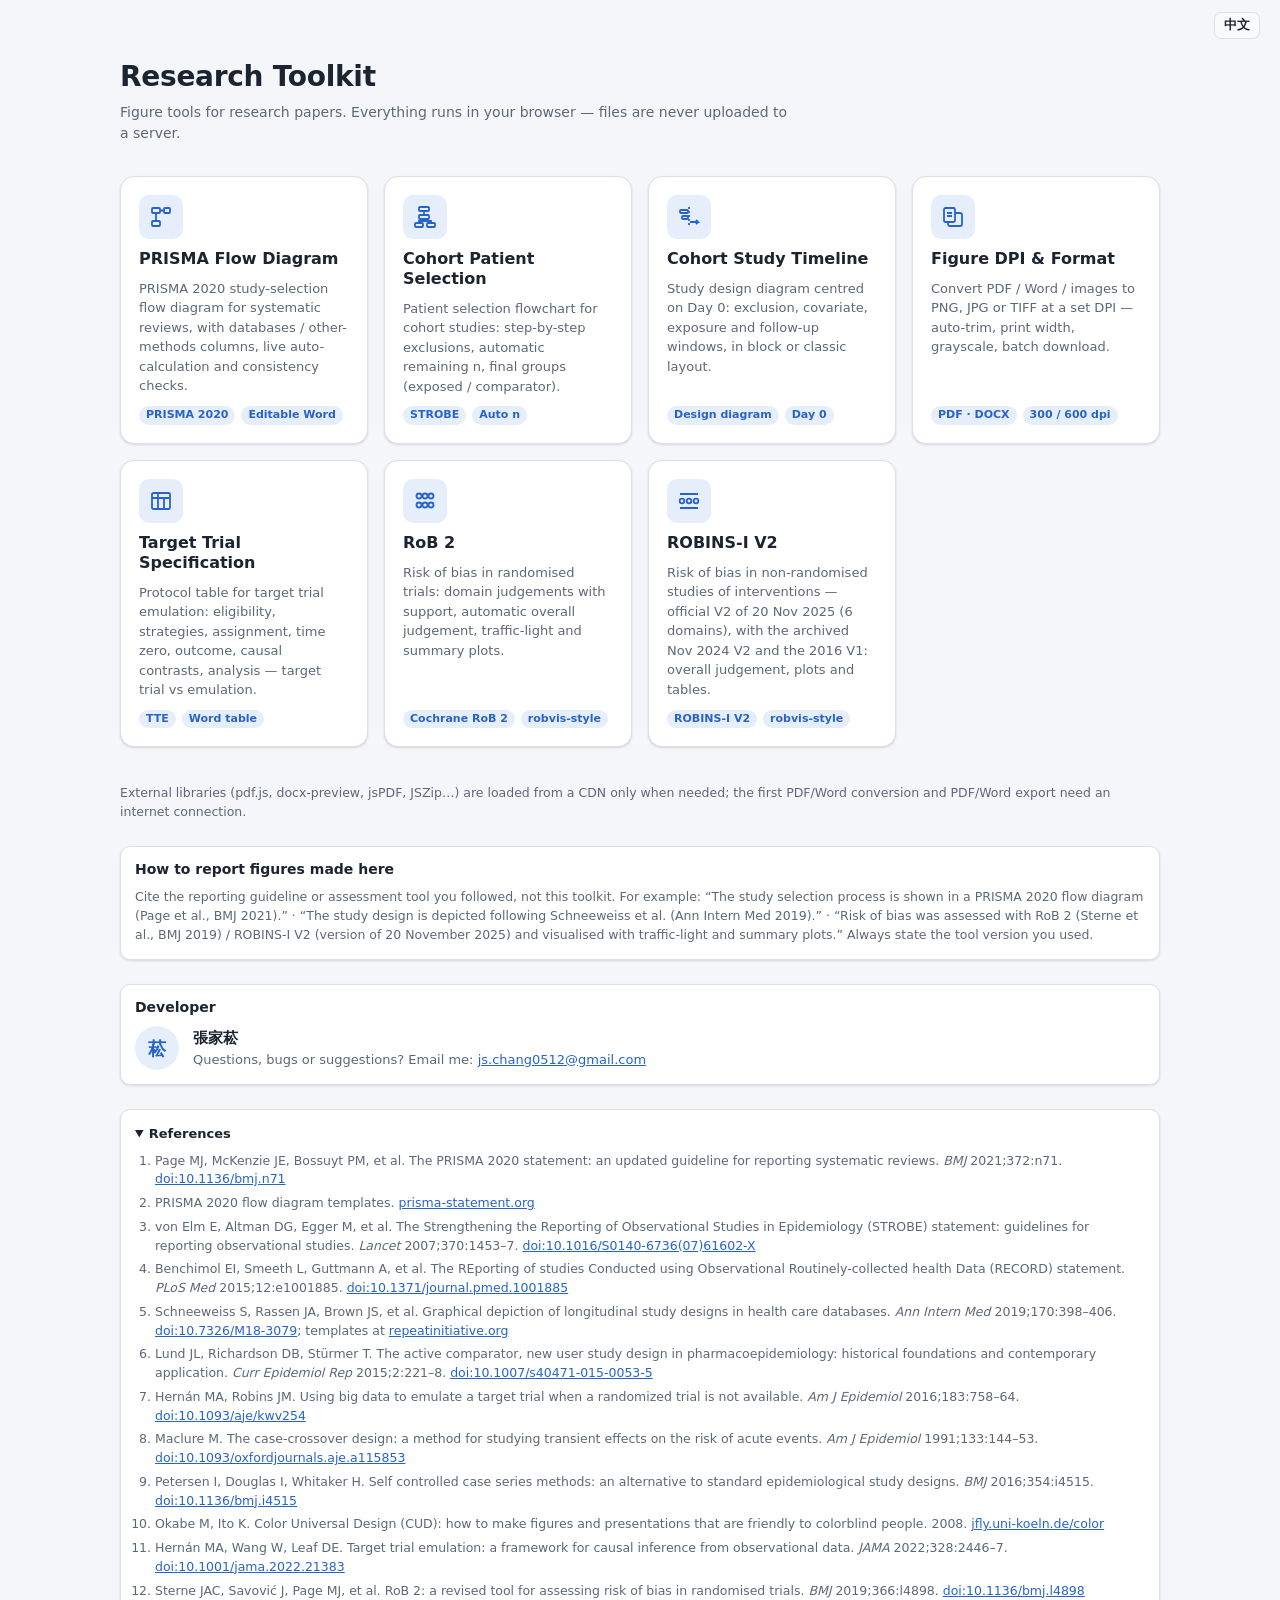
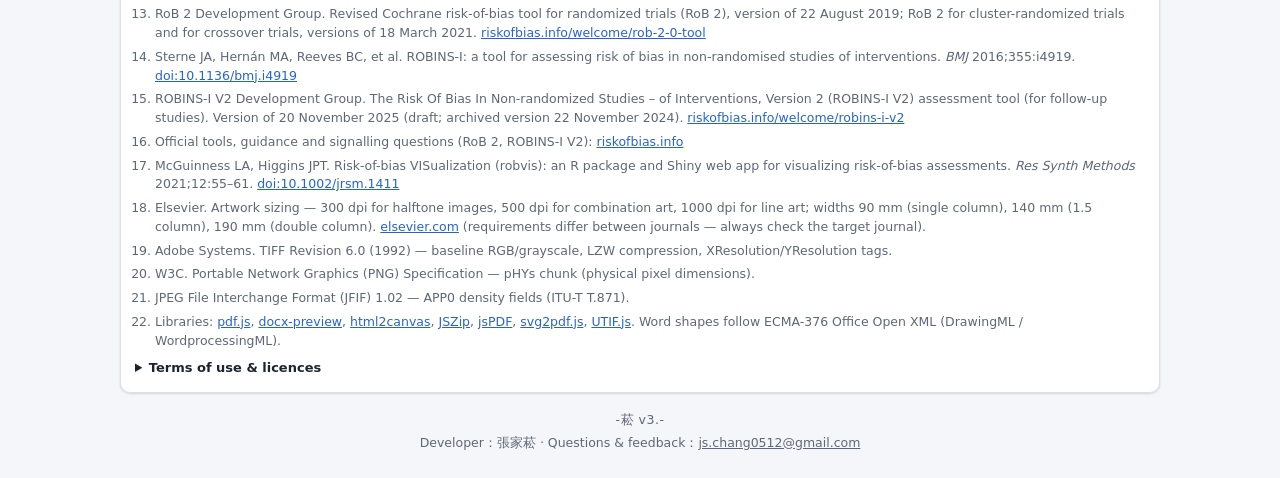
<file: index.html>
<!doctype html>
<html lang="zh-Hant">
<head>
<meta charset="utf-8">
<meta name="viewport" content="width=device-width, initial-scale=1">
<title>Research Toolkit</title>
<link rel="stylesheet" href="shared/style.css?v=20260930a">
<style>
  .topbar { justify-content: flex-end; background: transparent; border-bottom: 0; position: static; }
  .hero { max-width: 1080px; margin: 0 auto; padding: 8px 20px 8px; }
  .hero h1 { font-size: 28px; font-weight: 700; letter-spacing: -.01em; }
  .hero p { color: var(--muted); margin: 8px 0 0; max-width: 680px; }
  .tools { max-width: 1080px; margin: 0 auto; padding: 24px 20px 24px; display: grid; grid-template-columns: repeat(auto-fill, minmax(240px, 1fr)); gap: 16px; }
  .tile {
    display: flex; flex-direction: column; gap: 10px; text-decoration: none; color: var(--text);
    background: var(--panel); border: 1px solid var(--border); border-radius: 14px; padding: 18px;
    box-shadow: var(--shadow); transition: border-color .15s, transform .15s;
  }
  .tile:hover { border-color: var(--accent); transform: translateY(-2px); }
  .tile .ico { width: 44px; height: 44px; border-radius: 10px; background: var(--accent-weak); color: var(--accent); display: grid; place-items: center; }
  .tile h2 { font-size: 16px; font-weight: 650; }
  .tile p { margin: 0; color: var(--muted); font-size: 13px; }
  .tile .tags { display: flex; gap: 6px; flex-wrap: wrap; margin-top: auto; }
  .below { max-width: 1080px; margin: 0 auto; padding: 0 20px; display: flex; flex-direction: column; gap: 12px; }
  .note { color: var(--muted); font-size: 12.5px; }
</style>
</head>
<body>
<header class="topbar"></header>
<section class="hero">
  <h1>Research Toolkit</h1>
  <p data-en="Figure tools for research papers. Everything runs in your browser — files are never uploaded to a server.">研究論文圖表小工具。所有處理都在你的瀏覽器中完成，檔案不會上傳到任何伺服器。</p>
</section>

<main class="tools">
  <a class="tile" href="prismaflow/index.html">
    <div class="ico"><svg width="24" height="24" viewBox="0 0 24 24" fill="none" stroke="currentColor" stroke-width="1.8"><rect x="3" y="3" width="8" height="5" rx="1"/><rect x="3" y="16" width="8" height="5" rx="1"/><rect x="15" y="3" width="6" height="5" rx="1"/><path d="M7 8v8M11 5.5h4"/></svg></div>
    <h2>PRISMA Flow Diagram</h2>
    <p data-en="PRISMA 2020 study-selection flow diagram for systematic reviews, with databases / other-methods columns, live auto-calculation and consistency checks.">依 PRISMA 2020 範本產生系統性回顧的文獻篩選流程圖，支援資料庫／其他來源雙欄、即時自動推算與數字檢查。</p>
    <div class="tags"><span class="pill">PRISMA 2020</span><span class="pill" data-en="Editable Word">可編輯 Word</span></div>
  </a>
  <a class="tile" href="cohortflow/index.html">
    <div class="ico"><svg width="24" height="24" viewBox="0 0 24 24" fill="none" stroke="currentColor" stroke-width="1.8"><rect x="6" y="2" width="10" height="4" rx="1"/><rect x="6" y="10" width="10" height="4" rx="1"/><rect x="2" y="18" width="8" height="4" rx="1"/><rect x="14" y="18" width="8" height="4" rx="1"/><path d="M11 6v4M11 14v2H6v2M11 16h7v2"/></svg></div>
    <h2>Cohort Patient Selection</h2>
    <p data-en="Patient selection flowchart for cohort studies: step-by-step exclusions, automatic remaining n, final groups (exposed / comparator).">世代研究病人選取流程圖：逐步排除條件、自動計算剩餘人數，最後分組（暴露／對照）。</p>
    <div class="tags"><span class="pill">STROBE</span><span class="pill" data-en="Auto n">自動計算 n</span></div>
  </a>
  <a class="tile" href="timeline/index.html">
    <div class="ico"><svg width="24" height="24" viewBox="0 0 24 24" fill="none" stroke="currentColor" stroke-width="1.8"><path d="M12 2v20" stroke-dasharray="2 2"/><rect x="3" y="5" width="8" height="3" rx="1"/><rect x="5" y="11" width="6" height="3" rx="1"/><path d="M13 17h8l-2-2M21 17l-2 2"/></svg></div>
    <h2>Cohort Study Timeline</h2>
    <p data-en="Study design diagram centred on Day 0: exclusion, covariate, exposure and follow-up windows, in block or classic layout.">研究設計時間軸（study design diagram）：以 Day 0 為中心標示排除、共變項、暴露評估與追蹤期間，區塊式或經典版面。</p>
    <div class="tags"><span class="pill">Design diagram</span><span class="pill">Day 0</span></div>
  </a>
  <a class="tile" href="figureconvert/index.html">
    <div class="ico"><svg width="24" height="24" viewBox="0 0 24 24" fill="none" stroke="currentColor" stroke-width="1.8"><rect x="3" y="3" width="11" height="14" rx="1.5"/><path d="M14 8h5a2 2 0 0 1 2 2v9a2 2 0 0 1-2 2H9a2 2 0 0 1-2-2v-2"/><path d="M6 8h5M6 11h5"/></svg></div>
    <h2>Figure DPI &amp; Format</h2>
    <p data-en="Convert PDF / Word / images to PNG, JPG or TIFF at a set DPI — auto-trim, print width, grayscale, batch download.">PDF / Word / 圖片轉成指定 DPI 的 PNG、JPG、TIFF，可自動裁白邊、指定列印寬度、灰階、批次下載。</p>
    <div class="tags"><span class="pill">PDF · DOCX</span><span class="pill">300 / 600 dpi</span></div>
  </a>
  <a class="tile" href="tte/index.html">
    <div class="ico"><svg width="24" height="24" viewBox="0 0 24 24" fill="none" stroke="currentColor" stroke-width="1.8"><rect x="3" y="4" width="18" height="16" rx="1.5"/><path d="M3 9h18M9 4v16M15 9v11"/></svg></div>
    <h2>Target Trial Specification</h2>
    <p data-en="Protocol table for target trial emulation: eligibility, strategies, assignment, time zero, outcome, causal contrasts, analysis — target trial vs emulation.">目標試驗模擬規格表：eligibility、treatment strategies、assignment、time zero、outcome、causal contrast、analysis，並列 target trial 與模擬方式。</p>
    <div class="tags"><span class="pill">TTE</span><span class="pill" data-en="Word table">Word 表格</span></div>
  </a>
  <a class="tile" href="rob2/index.html">
    <div class="ico"><svg width="24" height="24" viewBox="0 0 24 24" fill="none" stroke="currentColor" stroke-width="1.8"><circle cx="6" cy="7" r="2.5"/><circle cx="12" cy="7" r="2.5"/><circle cx="18" cy="7" r="2.5"/><circle cx="6" cy="16" r="2.5"/><circle cx="12" cy="16" r="2.5"/><circle cx="18" cy="16" r="2.5"/></svg></div>
    <h2>RoB 2</h2>
    <p data-en="Risk of bias in randomised trials: domain judgements with support, automatic overall judgement, traffic-light and summary plots.">隨機對照試驗偏誤風險：各 domain 判斷與理由、自動整體判斷、紅綠燈圖與摘要長條圖。</p>
    <div class="tags"><span class="pill">Cochrane RoB 2</span><span class="pill">robvis-style</span></div>
  </a>
  <a class="tile" href="robinsi/index.html">
    <div class="ico"><svg width="24" height="24" viewBox="0 0 24 24" fill="none" stroke="currentColor" stroke-width="1.8"><circle cx="5" cy="12" r="2.3"/><circle cx="12" cy="12" r="2.3"/><circle cx="19" cy="12" r="2.3"/><path d="M3 5h18M3 19h18"/></svg></div>
    <h2>ROBINS-I V2</h2>
    <p data-en="Risk of bias in non-randomised studies of interventions — official V2 of 20 Nov 2025 (6 domains), with the archived Nov 2024 V2 and the 2016 V1: overall judgement, plots and tables.">非隨機介入研究偏誤風險：官方 V2（2025-11-20，6 個 domain），另可切換 2024 封存版 V2 與 2016 V1；整體判斷、圖表與表格。</p>
    <div class="tags"><span class="pill">ROBINS-I V2</span><span class="pill">robvis-style</span></div>
  </a>
</main>

<div class="below">
  <p class="note" data-en="External libraries (pdf.js, docx-preview, jsPDF, JSZip…) are loaded from a CDN only when needed; the first PDF/Word conversion and PDF/Word export need an internet connection.">外部函式庫（pdf.js、docx-preview、jsPDF、JSZip 等）僅在需要時從 CDN 載入，首次使用 PDF / Word 轉檔與 PDF / Word 匯出需要網路連線。</p>
  <div class="card">
    <h2 data-en="How to report figures made here">在論文中如何註明</h2>
    <p class="hint" style="margin:0" data-en="Cite the reporting guideline or assessment tool you followed, not this toolkit. For example: “The study selection process is shown in a PRISMA 2020 flow diagram (Page et al., BMJ 2021).” · “The study design is depicted following Schneeweiss et al. (Ann Intern Med 2019).” · “Risk of bias was assessed with RoB 2 (Sterne et al., BMJ 2019) / ROBINS-I V2 (version of 20 November 2025) and visualised with traffic-light and summary plots.” Always state the tool version you used.">請引用你所依循的報告指引或評估工具，而不是這個工具組。例如：「文獻篩選流程以 PRISMA 2020 流程圖呈現（Page et al., BMJ 2021）」、「研究設計依 Schneeweiss 等人（Ann Intern Med 2019）的設計圖架構繪製」、「偏誤風險以 RoB 2（Sterne et al., BMJ 2019）／ROBINS-I V2（2025 年 11 月 20 日版）評估，並以紅綠燈圖與摘要圖呈現」。請務必寫明使用的工具版本。</p>
  </div>
  <div class="card">
    <h2 data-en="Developer">開發者資訊</h2>
    <div class="dev-card">
      <div class="avatar" aria-hidden="true">菘</div>
      <div>
        <div class="who">張家菘</div>
        <div class="how"><span data-en="Questions, bugs or suggestions? Email me:">使用上有任何問題、錯誤回報或建議，歡迎來信：</span> <a href="mailto:js.chang0512@gmail.com">js.chang0512@gmail.com</a></div>
      </div>
    </div>
  </div>
  <div class="card" id="refs"></div>
</div>

<script src="shared/common.js?v=20260930a"></script>
<script>
document.getElementById('refs').innerHTML = RT.refsHTML([
  RT.REFS.prisma, RT.REFS.prismaFlow, RT.REFS.strobe, RT.REFS.record, RT.REFS.schneeweiss, RT.REFS.acnu, RT.REFS.tte, RT.REFS.cco, RT.REFS.sccs, RT.REFS.okabe,
  RT.REFS.tteJama, RT.REFS.rob2, RT.REFS.rob2V, RT.REFS.robinsi, RT.REFS.robinsiV2, RT.REFS.riskofbias, RT.REFS.robvis,
  RT.REFS.artwork, RT.REFS.tiff, RT.REFS.png, RT.REFS.jfif, RT.REFS.libs,
], [RT.LICENSES.prisma, RT.LICENSES.rob]);
document.querySelector('#refs details').open = true;
</script>
</body>
</html>
</file>
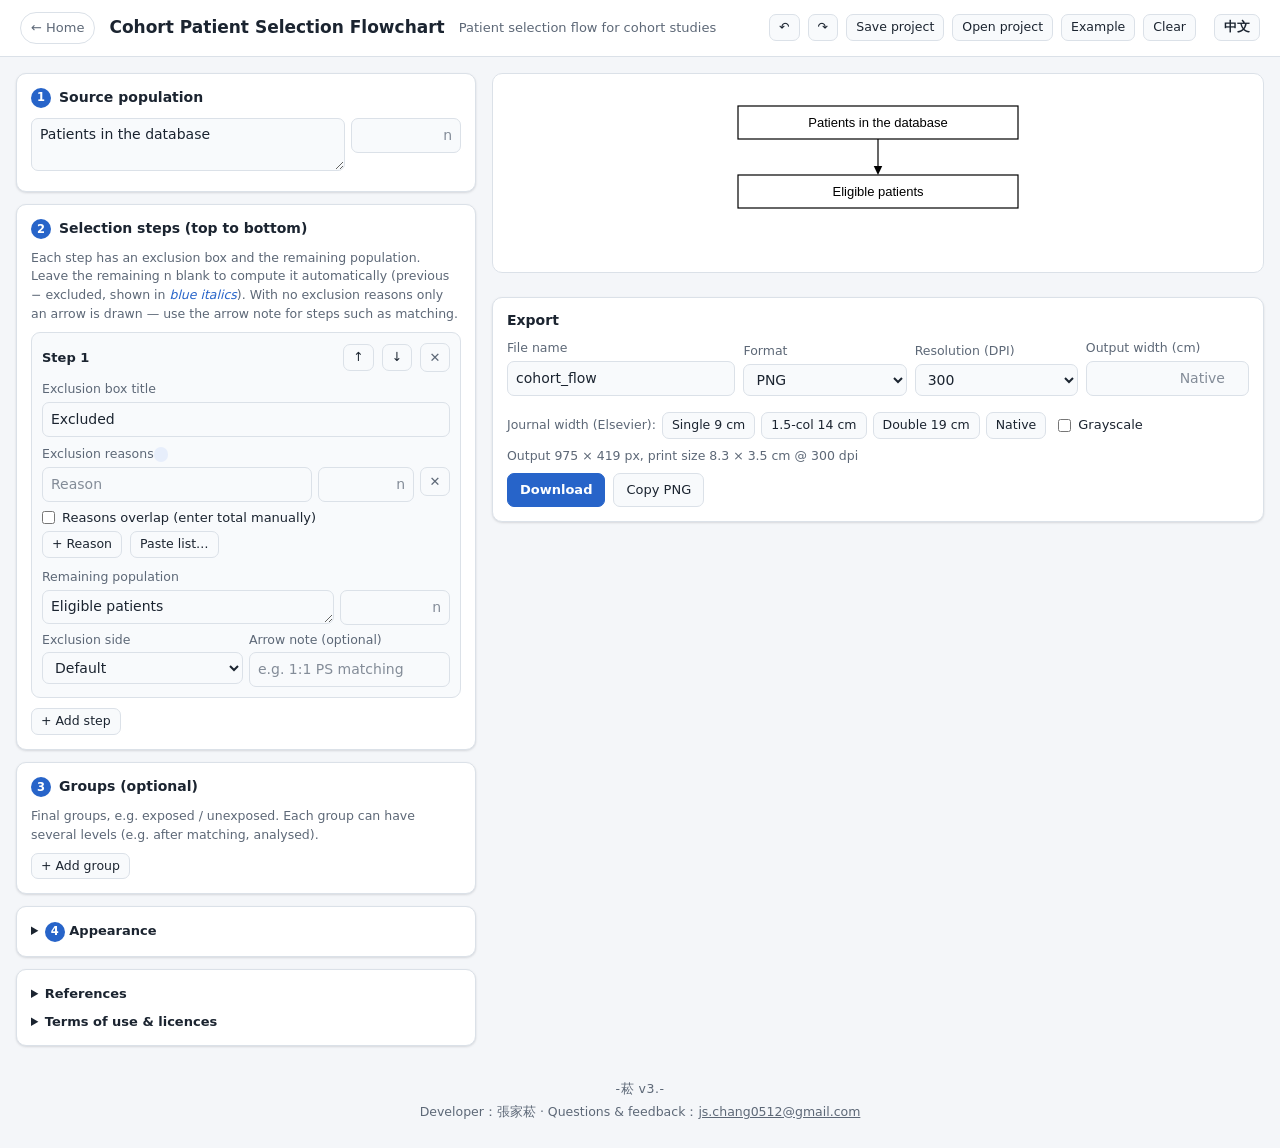
<file: cohortflow/index.html>
<!doctype html>
<html lang="zh-Hant">
<head>
<meta charset="utf-8">
<meta name="viewport" content="width=device-width, initial-scale=1">
<title data-en="Cohort Selection Flow">Cohort Selection Flow</title>
<link rel="stylesheet" href="../shared/style.css?v=20260930a">
<style>
  .step-opts { display: grid; grid-template-columns: 1fr 1fr; gap: 6px; margin-top: 6px; }
</style>
</head>
<body>
<header class="topbar">
  <a class="back" href="../index.html" data-en="← Home">← 工具首頁</a>
  <h1>Cohort Patient Selection Flowchart</h1>
  <span class="sub" data-en="Patient selection flow for cohort studies">世代研究病人選取流程圖</span>
  <span class="spacer"></span>
  <div class="btns">
    <button class="small" id="btnUndo" title="復原 (Ctrl+Z)" data-en-title="Undo (Ctrl+Z)">↶</button>
    <button class="small" id="btnRedo" title="重做 (Ctrl+Y)" data-en-title="Redo (Ctrl+Y)">↷</button>
    <button class="small" id="btnSaveJson" title="把目前所有輸入與設定下載成 .json 檔，之後可用「開啟設定檔」繼續編輯或分享給共同作者" data-en-title="Download all inputs and settings as a .json file; reopen it later or share it with co-authors" data-en="Save project">儲存設定檔</button>
    <button class="small" id="btnLoadJson" title="開啟先前儲存的 .json 設定檔，還原所有輸入" data-en-title="Open a previously saved .json project file" data-en="Open project">開啟設定檔</button>
    <button class="small" id="btnExample" data-en="Example">範例</button>
    <button class="small" id="btnReset" data-en="Clear">清空</button>
  </div>
</header>

<main class="tool">
  <section id="form">
    <div class="card">
      <h2><span class="step-no">1</span> <span data-en="Source population">起始族群</span></h2>
      <div class="list-row wide" style="grid-template-columns:minmax(0,1fr) 110px">
        <textarea data-k="start.text" rows="2" placeholder="例：Patients in the NHIRD, 2010–2020" data-en-ph="e.g. Patients in the NHIRD, 2010–2020"></textarea>
        <input class="n" data-k="start.n" inputmode="numeric" placeholder="n">
      </div>
    </div>

    <div class="card">
      <h2><span class="step-no">2</span> <span data-en="Selection steps (top to bottom)">篩選步驟（由上往下）</span></h2>
      <p class="hint" data-en="Each step has an exclusion box and the remaining population. Leave the remaining n blank to compute it automatically (previous − excluded, shown in <span style='color:var(--accent);font-style:italic'>blue italics</span>). With no exclusion reasons only an arrow is drawn — use the arrow note for steps such as matching.">每一步有一個排除框與排除後的族群。剩餘人數留空會自動以「上一步 − 排除總數」計算（<span style="color:var(--accent);font-style:italic">藍色斜體</span>）。沒有排除原因時只畫箭頭，可用「箭頭旁說明」標註 matching 等步驟。</p>
      <div id="steps"></div>
      <button class="small" id="addStep" data-en="+ Add step">＋ 新增步驟</button>
    </div>

    <div class="card">
      <h2><span class="step-no">3</span> <span data-en="Groups (optional)">分組（選填）</span></h2>
      <p class="hint" data-en="Final groups, e.g. exposed / unexposed. Each group can have several levels (e.g. after matching, analysed).">最後分成的組別（例如暴露組／對照組）。每組可有多層方框（例如 matching 後、分析族群）。</p>
      <div id="groups"></div>
      <button class="small" id="addGroup" data-en="+ Add group">＋ 新增組別</button>
    </div>

    <div class="card">
      <details>
        <summary><span class="step-no" style="display:inline-grid">4</span> <span data-en="Appearance">外觀：字型、顏色、線條、間距</span></summary>
        <div class="grid3">
          <label class="field"><span data-en="Main box width">主方框寬</span><input type="number" data-k="boxW" min="120" max="600" step="10"></label>
          <label class="field"><span data-en="Exclusion box width">排除框寬</span><input type="number" data-k="exW" min="120" max="600" step="10"></label>
          <label class="field"><span data-en="Group box width">組別方框寬</span><input type="number" data-k="groupW" min="80" max="500" step="10"></label>
        </div>
        <div id="styleFields"></div>
        <div class="grid3">
          <label class="field"><span data-en="Exclusion fill">排除框填色</span><input type="color" data-k="exFill" style="width:100%"></label>
          <label class="field"><span data-en="Group fill">組別填色</span><input type="color" data-k="grpFill" style="width:100%"></label>
          <label class="field"><span data-en="Excl. text size">排除框字級</span><input type="number" data-k="exSize" min="6" max="30" step="0.5"></label>
        </div>
        <div class="grid2">
          <label class="field"><span data-en="n format">n 顯示格式</span><select data-k="nStyle">
            <option value="paren">(n = 1,234)</option><option value="tight">(n=1,234)</option>
            <option value="plain">n = 1,234</option><option value="N">(N = 1,234)</option></select></label>
          <label class="field"><span data-en="n position">n 位置</span><select data-k="nBreak"><option value="1" data-en="New line">另起一行</option><option value="0" data-en="After text">接在文字後</option></select></label>
          <label class="field"><span data-en="Default exclusion side">排除框預設位置</span><select data-k="exSide"><option value="right" data-en="Right">右側</option><option value="left" data-en="Left">左側</option></select></label>
          <label class="field"><span data-en="Bullet symbol">項目符號</span><select data-k="bullet"><option value="• ">•</option><option value="- ">-</option><option value="– ">–</option><option value="" data-en="None">無</option><option value="num" data-en="1. 2. 3.">1. 2. 3.</option></select></label>
        </div>
        <label class="check"><input type="checkbox" data-k="comma"> <span data-en="Thousands separator">數字加千分位逗號</span></label>
        <label class="check"><input type="checkbox" data-k="exTotal"> <span data-en="Show total excluded in exclusion title">排除框標題顯示排除總數</span></label>
        <label class="check"><input type="checkbox" data-k="exTitleBold"> <span data-en="Bold exclusion title">排除框標題粗體</span></label>
        <label class="check"><input type="checkbox" data-k="boldMain"> <span data-en="Bold main box text">主方框文字粗體</span></label>
        <label class="field"><span data-en="Footnote (optional)">註腳（選填）</span><textarea data-k="footnote" rows="2"></textarea></label>
      </details>
    </div>
    <div class="card" id="refs"></div>
  </section>

  <section class="preview-col">
    <div class="paper" id="preview"></div>
    <div class="msgs" id="msgs"></div>
    <div class="card" id="export"></div>
  </section>
</main>

<script src="../shared/common.js?v=20260930a"></script>
<script>
const T = RT.t;
const KEY = 'cohort3';
const step = (o) => Object.assign({ exTitle: 'Excluded', reasons: [{ t: '', n: '' }], text: '', n: '', side: 'auto', note: '', overlap: false, total: '' }, o);
const DEF = {
  start: { text: 'Patients in the database', n: '' },
  steps: [step({ text: 'Eligible patients' })],
  groups: [],
  boxW: 280, exW: 280, groupW: 220, exFill: '#FFFFFF', grpFill: '#FFFFFF', exSize: 13,
  nStyle: 'paren', exSide: 'right', nBreak: '1', bullet: '• ',
  comma: true, exTotal: true, exTitleBold: false, boldMain: false, footnote: '',
  st: { ...RT.STYLE_DEF, gapY: 36, gapX: 32 },
};
const EXAMPLE = {
  start: { text: 'Patients with type 2 diabetes in the NHIRD, 2010–2020', n: '1245678' },
  steps: [
    step({ reasons: [{ t: 'Age < 20 years', n: '12034' }, { t: 'Missing sex or birth date', n: '856' }, { t: 'Follow-up < 180 days', n: '41320' }], text: 'Adults with T2D' }),
    step({ reasons: [{ t: 'Prior cancer diagnosis', n: '98211' }, { t: 'Dialysis before index date', n: '15403' }, { t: 'Used both drug A and drug B at index', n: '2317' }], text: 'New users of drug A or drug B' }),
  ],
  groups: [
    { boxes: [{ text: 'Drug A users', n: '612880' }, { text: 'After 1:1 propensity score matching', n: '301226' }] },
    { boxes: [{ text: 'Drug B users', n: '462657' }, { text: 'After 1:1 propensity score matching', n: '301226' }] },
  ],
};
let S = RT.load(KEY, DEF);

/* ---------------- form ---------------- */
const form = document.getElementById('form');
document.getElementById('styleFields').innerHTML = RT.styleFieldsHTML();
document.getElementById('refs').innerHTML = RT.refsHTML([RT.REFS.strobe, RT.REFS.record, RT.REFS.libs], [T('重疊的排除原因：若勾選「原因可重疊」，圖中各原因人數加總可能大於排除總數，建議在註腳說明「participants could meet more than one exclusion criterion」。', 'Overlapping exclusion reasons: when ticked, reason counts may add up to more than the total excluded — state in a footnote that participants could meet more than one criterion.')]);
function syncInputs() { RT.syncForm(form, S); renderSteps(); renderGroups(); }
RT.bindForm(form, () => S, () => update());
const move = (arr, i, d) => { const j = i + d; if (j < 0 || j >= arr.length) return; [arr[i], arr[j]] = [arr[j], arr[i]]; };

function renderSteps() {
  const host = document.getElementById('steps');
  host.innerHTML = '';
  S.steps.forEach((st, si) => {
    const blk = RT.h(`<div class="block">
      <div class="block-head"><b>${T('步驟', 'Step')} ${si + 1}</b><span class="spacer"></span>
        <button class="small" data-a="up" title="${T('上移', 'Move up')}">↑</button><button class="small" data-a="down" title="${T('下移', 'Move down')}">↓</button>
        <button class="icon" data-a="del" title="${T('刪除步驟', 'Delete step')}">✕</button></div>
      <label class="field"><span>${T('排除框標題', 'Exclusion box title')}</span><input data-f="exTitle"></label>
      <div class="lbl">${T('排除原因', 'Exclusion reasons')} <span class="pill rs-sum"></span></div><div class="rs"></div>
      <label class="check" style="margin:4px 0" title="${T('預設各原因互斥（依序套用，每人只算一次），排除總數＝各原因加總。若一人可同時符合多個原因，請勾選並手動填排除總數。', 'By default reasons are mutually exclusive (applied in sequence, each person counted once) so the total is their sum. If a person can meet several reasons, tick this and enter the total.')}"><input type="checkbox" data-f="overlap"> ${T('原因可重疊（手動填排除總數）', 'Reasons overlap (enter total manually)')}</label>
      <label class="field ov-total"><span>${T('排除總數（不重複人數）', 'Total excluded (unique persons)')}</span><input class="n" data-f="total" inputmode="numeric"></label>
      <div class="btns"><button class="small" data-a="addR">${T('＋ 排除原因', '+ Reason')}</button><button class="small" data-a="paste">${T('批次貼上…', 'Paste list…')}</button></div>
      <div class="lbl" style="margin-top:10px">${T('排除後族群', 'Remaining population')}</div>
      <div class="list-row wide" style="grid-template-columns:minmax(0,1fr) 110px">
        <textarea data-f="text" rows="1" placeholder="${T('例：Eligible patients', 'e.g. Eligible patients')}"></textarea><input class="n" data-f="n" inputmode="numeric"></div>
      <div class="step-opts">
        <label><span class="lbl">${T('排除框位置', 'Exclusion side')}</span><select data-f="side">
          <option value="auto">${T('預設', 'Default')}</option><option value="right">${T('右側', 'Right')}</option><option value="left">${T('左側', 'Left')}</option></select></label>
        <label><span class="lbl">${T('箭頭旁說明（選填）', 'Arrow note (optional)')}</span><input data-f="note" placeholder="${T('例：1:1 PS matching', 'e.g. 1:1 PS matching')}"></label>
      </div>
    </div>`);
    const ovTotal = blk.querySelector('.ov-total');
    blk.querySelectorAll('[data-f]').forEach((el) => {
      if (el.type === 'checkbox') el.checked = !!st[el.dataset.f]; else el.value = st[el.dataset.f] ?? '';
      el.oninput = () => {
        st[el.dataset.f] = el.type === 'checkbox' ? el.checked : el.value;
        ovTotal.hidden = !st.overlap;
        update();
      };
    });
    ovTotal.hidden = !st.overlap;
    blk.querySelector('[data-f="n"]').dataset.step = si;
    const rs = blk.querySelector('.rs');
    st.reasons.forEach((r, ri) => {
      const row = RT.h(`<div class="list-row"><input placeholder="${T('排除原因', 'Reason')}"><input class="n" inputmode="numeric" placeholder="n"><button class="icon" title="${T('刪除', 'Delete')}">✕</button></div>`);
      const [t, n, del] = row.children;
      t.value = r.t; n.value = r.n;
      t.oninput = () => { r.t = t.value; update(); };
      n.oninput = () => { r.n = n.value; update(); };
      n.onkeydown = (e) => {
        if (e.key !== 'Enter') return;
        e.preventDefault();
        if (ri === st.reasons.length - 1) { st.reasons.push({ t: '', n: '' }); renderSteps(); update(); focusReason(si, ri + 1); }
        else rs.children[ri + 1].querySelector('input').focus();
      };
      del.onclick = () => { st.reasons.splice(ri, 1); renderSteps(); update(); };
      rs.appendChild(row);
    });
    blk.querySelector('.block-head').onclick = (e) => {
      const a = e.target.dataset.a;
      if (a === 'up') move(S.steps, si, -1);
      else if (a === 'down') move(S.steps, si, 1);
      else if (a === 'del') S.steps.splice(si, 1);
      else return;
      renderSteps(); update();
    };
    blk.querySelector('[data-a="addR"]').onclick = () => { st.reasons.push({ t: '', n: '' }); renderSteps(); update(); focusReason(si, st.reasons.length - 1); };
    blk.querySelector('[data-a="paste"]').onclick = async () => {
      const txt = await RT.promptText(T('批次貼上排除原因', 'Paste exclusion reasons'),
        T('每行一項：<code>原因[Tab 或 , 或 :]人數</code>，可直接從 Excel 複製兩欄貼上。會取代此步驟的清單。', 'One per line: <code>reason[Tab , or :]n</code> — copy two columns from Excel. Replaces this step’s list.'),
        st.reasons.filter((r) => r.t || r.n).map((r) => `${r.t}\t${r.n}`).join('\n'));
      if (txt === null) return;
      st.reasons = RT.parsePairs(txt);
      if (!st.reasons.length) st.reasons = [{ t: '', n: '' }];
      renderSteps(); update();
    };
    host.appendChild(blk);
  });
}
function focusReason(si, ri) { const b = document.querySelectorAll('#steps .block')[si]; b?.querySelectorAll('.rs .list-row')[ri]?.querySelector('input')?.focus(); }
function renderGroups() {
  const host = document.getElementById('groups');
  host.innerHTML = '';
  S.groups.forEach((g, gi) => {
    const blk = RT.h(`<div class="block"><div class="block-head"><b>${T('組別', 'Group')} ${gi + 1}</b><span class="spacer"></span>
      <button class="small" data-a="up" title="${T('左移', 'Move left')}">←</button><button class="small" data-a="down" title="${T('右移', 'Move right')}">→</button>
      <button class="icon" data-a="del" title="${T('刪除組別', 'Delete group')}">✕</button></div><div class="bx"></div>
      <button class="small" data-a="addB">${T('＋ 下一層方框', '+ Next level box')}</button></div>`);
    const bx = blk.querySelector('.bx');
    g.boxes.forEach((b, bi) => {
      const row = RT.h(`<div class="list-row"><textarea rows="1" placeholder="${bi === 0 ? T('例：Exposed group', 'e.g. Exposed group') : T('例：After matching', 'e.g. After matching')}"></textarea><input class="n" inputmode="numeric" placeholder="n"><button class="icon" title="${T('刪除', 'Delete')}">✕</button></div>`);
      const [t, n, del] = row.children;
      t.value = b.text; n.value = b.n;
      t.oninput = () => { b.text = t.value; update(); };
      n.oninput = () => { b.n = n.value; update(); };
      del.onclick = () => { g.boxes.splice(bi, 1); if (!g.boxes.length) S.groups.splice(gi, 1); renderGroups(); update(); };
      bx.appendChild(row);
    });
    blk.querySelector('.block-head').onclick = (e) => {
      const a = e.target.dataset.a;
      if (a === 'up') move(S.groups, gi, -1);
      else if (a === 'down') move(S.groups, gi, 1);
      else if (a === 'del') S.groups.splice(gi, 1);
      else return;
      renderGroups(); update();
    };
    blk.querySelector('[data-a="addB"]').onclick = () => { g.boxes.push({ text: '', n: '' }); renderGroups(); update(); };
    host.appendChild(blk);
  });
}
document.getElementById('addStep').onclick = () => { S.steps.push(step()); renderSteps(); update(); };
document.getElementById('addGroup').onclick = () => { S.groups.push({ boxes: [{ text: 'Group ' + String.fromCharCode(65 + S.groups.length), n: '' }] }); renderGroups(); update(); };

/* ---------------- numbers ---------------- */
const N = RT.num;
function computeN() {
  const out = [];
  let prev = N(S.start.n);
  S.steps.forEach((st) => {
    const active = st.reasons.filter((r) => r.t || r.n);
    const reasonSum = active.length ? RT.sum(active.map((r) => r.n)) : 0;
    // overlapping (non-mutually-exclusive) reasons: the total excluded is entered separately
    const total = st.overlap ? N(st.total) : reasonSum;
    let n = N(st.n), auto = false;
    const derived = prev !== null && total !== null ? prev - total : null;
    if (n === null && derived !== null) { n = derived; auto = true; }
    out.push({ n, auto, total, reasonSum, prev, derived, hasReasons: active.length > 0 });
    prev = n;
  });
  return out;
}

/* ---------------- drawing ---------------- */
function build(calc) {
  const st = RT.applyStyle(S.st);
  const fs = Number(st.fontSize) || 13, W = Number(S.boxW) || 280, EW = Number(S.exW) || 280, GW = Number(S.groupW) || 220;
  const nt = (v) => RT.nText(v, { style: S.nStyle, comma: S.comma });
  const base = { size: fs, stroke: st.boxStroke, sw: Number(st.boxSW), radius: Number(st.radius), pad: Number(st.pad), lh: Number(st.lh), color: st.textColor };
  const mainO = { ...base, fill: st.boxFill };
  const exO = { ...base, fill: S.exFill, align: 'left', size: Number(S.exSize) || fs };
  const grpO = { ...base, fill: S.grpFill };
  const ao = { color: st.lineColor, sw: Number(st.lineW), head: Number(st.headSize) };
  const hgap = Number(st.gapX) || 32, vpad = Math.round(fs * 1.1), baseGap = Number(st.gapY) || 36;
  const mainItems = (text, n) => {
    const hasN = n !== null && n !== undefined && String(n).trim() !== '';
    const txt = String(text || '').trim();
    if (!hasN) return [{ text: txt, bold: S.boldMain }];
    if (S.nBreak === '0') return [{ text: (txt ? txt + ' ' : '') + nt(n), bold: S.boldMain }];
    return [txt ? { text: txt, bold: S.boldMain } : null, { text: nt(n) }];
  };
  RT.beginScene();
  let body = '';
  let minX = -W / 2, maxX = W / 2, y = 0;
  const b0 = RT.box(mainItems(S.start.text, S.start.n), W, mainO);
  body += RT.drawBox(b0, -W / 2, y);
  y += b0.h;

  S.steps.forEach((stp, i) => {
    const c = calc[i];
    const active = stp.reasons.filter((rr) => rr.t || rr.n);
    const esz = exO.size;
    let ex = null;
    if (active.length) {
      const title = (stp.exTitle || '').trim();
      const items = [];
      if (title) items.push({ text: S.exTotal && c.total !== null ? `${title} ${nt(c.total)}` : title, bold: S.exTitleBold });
      active.forEach((rr, k) => {
        const bullet = S.bullet === 'num' ? `${k + 1}. ` : S.bullet;
        const hang = bullet ? RT.textWidth(bullet, esz) : 0;
        items.push({ text: `${bullet}${rr.t}${String(rr.n).trim() !== '' ? ' ' + nt(rr.n) : ''}`, indent: title ? Math.round(esz * 0.4) : 0, hang });
      });
      ex = RT.box(items, EW, exO);
    }
    const note = (stp.note || '').trim();
    const noteBox = note ? RT.box([{ text: note, italic: true }], Math.max(EW, 160), { ...exO, fill: 'none', stroke: 'none', pad: 0, padX: 0 }) : null;
    let gap = baseGap;
    if (ex) gap = Math.max(gap, ex.h + 2 * vpad);
    if (noteBox) gap = Math.max(gap, noteBox.h + 2 * vpad);
    const nb = RT.box(mainItems(stp.text, c.n), W, mainO);
    body += RT.arrow([[0, y], [0, y + gap]], ao);
    const side = stp.side === 'auto' || !stp.side ? S.exSide : stp.side;
    const my = y + gap / 2;
    if (ex) {
      if (side === 'left') {
        const ex0 = -W / 2 - hgap - EW;
        body += RT.arrow([[0, my], [ex0 + EW, my]], ao);
        body += RT.drawBox(ex, ex0, my - ex.h / 2);
        minX = Math.min(minX, ex0);
      } else {
        const ex0 = W / 2 + hgap;
        body += RT.arrow([[0, my], [ex0, my]], ao);
        body += RT.drawBox(ex, ex0, my - ex.h / 2);
        maxX = Math.max(maxX, ex0 + EW);
      }
    }
    if (noteBox) {
      // note sits on the side opposite the exclusion box (or right when there is none)
      const onLeft = ex ? side !== 'left' : false;
      const nx = onLeft ? -noteBox.w - 10 : 10;
      body += RT.drawBox(noteBox, nx, my - noteBox.h / 2);
      if (onLeft) minX = Math.min(minX, nx); else maxX = Math.max(maxX, nx + noteBox.w);
    }
    y += gap;
    body += RT.drawBox(nb, -W / 2, y);
    y += nb.h;
  });

  const G = S.groups.filter((g) => g.boxes.length);
  if (G.length) {
    const gg = Math.round(fs * 1.8);
    const total = G.length * GW + (G.length - 1) * gg;
    const xs = G.map((_, i) => -total / 2 + i * (GW + gg));
    const levels = Math.max(...G.map((g) => g.boxes.length));
    if (G.length === 1) body += RT.arrow([[0, y], [0, y + baseGap]], ao);
    else {
      const barY = y + baseGap * 0.45;
      body += RT.line([[0, y], [0, barY]], ao);
      body += RT.line([[xs[0] + GW / 2, barY], [xs[xs.length - 1] + GW / 2, barY]], ao);
      xs.forEach((x) => (body += RT.arrow([[x + GW / 2, barY], [x + GW / 2, y + baseGap]], ao)));
    }
    y += baseGap;
    for (let lv = 0; lv < levels; lv++) {
      const boxes = G.map((g) => (g.boxes[lv] ? RT.box(mainItems(g.boxes[lv].text, g.boxes[lv].n), GW, grpO) : null));
      const h = Math.max(...boxes.filter(Boolean).map((b) => b.h));
      if (lv > 0) G.forEach((g, i) => { if (boxes[i]) body += RT.arrow([[xs[i] + GW / 2, y - baseGap], [xs[i] + GW / 2, y]], ao); });
      boxes.forEach((b, i) => { if (b) body += RT.drawBox(b, xs[i], y, h); });
      y += h + baseGap;
    }
    y -= baseGap;
    minX = Math.min(minX, xs[0]);
    maxX = Math.max(maxX, xs[xs.length - 1] + GW);
  }
  const M = 16;
  RT.shiftScene(0, M - minX, M);
  const width = maxX - minX + 2 * M;
  let foot = '';
  if (S.footnote && S.footnote.trim()) {
    const fb = RT.box([{ text: S.footnote }], width - 2 * M, { size: fs - 1, align: 'left', stroke: 'none', fill: 'none', pad: 0, padX: 0, lh: Number(st.lh), color: st.textColor });
    foot = RT.drawBox(fb, M, y + M + fs);
    y += fs + fb.h;
  }
  return RT.figure(width, y + 2 * M, `<g transform="translate(${RT.f(M - minX)},${M})">${body}</g>` + foot);
}

function checks(calc) {
  const msgs = [];
  const fmt = (v) => RT.fmtNum(v);
  calc.forEach((c, i) => {
    const st = S.steps[i];
    const nIn = document.querySelector(`input[data-step="${i}"]`);
    const bad = c.hasReasons && !c.auto && c.n !== null && c.derived !== null && c.derived !== c.n;
    if (bad) msgs.push(T(`步驟 ${i + 1}：${fmt(c.prev)} − ${fmt(c.total)} = ${fmt(c.derived)}，但剩餘人數填 ${fmt(c.n)}`, `Step ${i + 1}: ${fmt(c.prev)} − ${fmt(c.total)} = ${fmt(c.derived)}, but remaining n is ${fmt(c.n)}`));
    if (c.n !== null && c.n < 0) msgs.push(T(`步驟 ${i + 1}：剩餘人數為負值`, `Step ${i + 1}: remaining n is negative`));
    if (nIn) {
      nIn.classList.toggle('bad', bad || (c.n !== null && c.n < 0));
      nIn.classList.toggle('auto', c.auto);
      nIn.placeholder = c.auto ? T('自動 ', 'Auto ') + fmt(c.n) : 'n';
    }
    const sumEl = document.querySelectorAll('#steps .rs-sum')[i];
    if (sumEl) sumEl.textContent = c.total !== null && c.total > 0 ? T('合計 ', 'Total ') + fmt(c.total) : '';
    if (st.overlap && c.total === null) msgs.push(T(`步驟 ${i + 1}：勾選了原因可重疊，請填排除總數`, `Step ${i + 1}: reasons overlap — enter the total excluded`));
    if (st.overlap && c.total !== null && c.reasonSum !== null && c.reasonSum < c.total) msgs.push(T(`步驟 ${i + 1}：各原因加總 ${fmt(c.reasonSum)} 小於排除總數 ${fmt(c.total)}，重疊時加總應 ≥ 總數`, `Step ${i + 1}: reasons sum to ${fmt(c.reasonSum)}, less than the total ${fmt(c.total)} — with overlap the sum should be ≥ the total`));
    if (st.reasons.some((r) => r.t && String(r.n).trim() === '')) msgs.push(T(`步驟 ${i + 1}：有排除原因未填人數`, `Step ${i + 1}: a reason has no n`));
  });
  const G = S.groups.filter((g) => g.boxes.length);
  const last = calc.length ? calc[calc.length - 1].n : N(S.start.n);
  if (G.length > 1 && last !== null) {
    const s = RT.sum(G.map((g) => g.boxes[0].n));
    if (s !== null && s !== last) msgs.push(T(`各組第一層人數加總 ${fmt(s)} ≠ 最後族群 ${fmt(last)}`, `Sum of groups ${fmt(s)} ≠ final population ${fmt(last)}`));
  }
  document.getElementById('msgs').innerHTML = msgs.map((m) => `<div class="msg">⚠ ${RT.esc(m)}</div>`).join('');
}

let fig;
const preview = document.getElementById('preview');
const exporter = RT.exportPanel(document.getElementById('export'), () => fig, 'cohort_flow');
const hist = RT.history(() => S, (s) => { S = s; syncInputs(); render(); });
function render() {
  const calc = computeN();
  try { fig = build(calc); preview.innerHTML = fig.svg; }
  catch (e) { console.error(e); preview.innerHTML = `<div class="msg">⚠ ${RT.esc(e.message)}</div>`; }
  checks(calc);
  exporter.refresh();
  RT.save(KEY, S);
}
const update = RT.debounce(() => { render(); hist.push(); }, 60);

document.getElementById('btnUndo').onclick = hist.undo;
document.getElementById('btnRedo').onclick = hist.redo;
document.getElementById('btnExample').onclick = () => { Object.assign(S, structuredClone(EXAMPLE)); syncInputs(); update(); RT.toast(T('已載入範例（虛構數據，僅供示範）', 'Example loaded (fictional numbers, for illustration only)')); };
document.getElementById('btnReset').onclick = () => { const d = structuredClone(DEF); S.start = d.start; S.steps = d.steps; S.groups = d.groups; syncInputs(); update(); RT.toast(T('已清空內容，外觀設定保留（按 ↶ 可復原）', 'Content cleared, appearance kept (↶ to undo)')); };
document.getElementById('btnSaveJson').onclick = () => RT.downloadJSON(S, 'cohort_flow.json');
document.getElementById('btnLoadJson').onclick = async () => { try { S = RT.merge(DEF, await RT.pickJSON()); syncInputs(); update(); } catch (e) { RT.toast(T('讀取失敗：', 'Could not open file: ') + e.message, 6000); } };

syncInputs();
render();
hist.push();
</script>
</body>
</html>
</file>
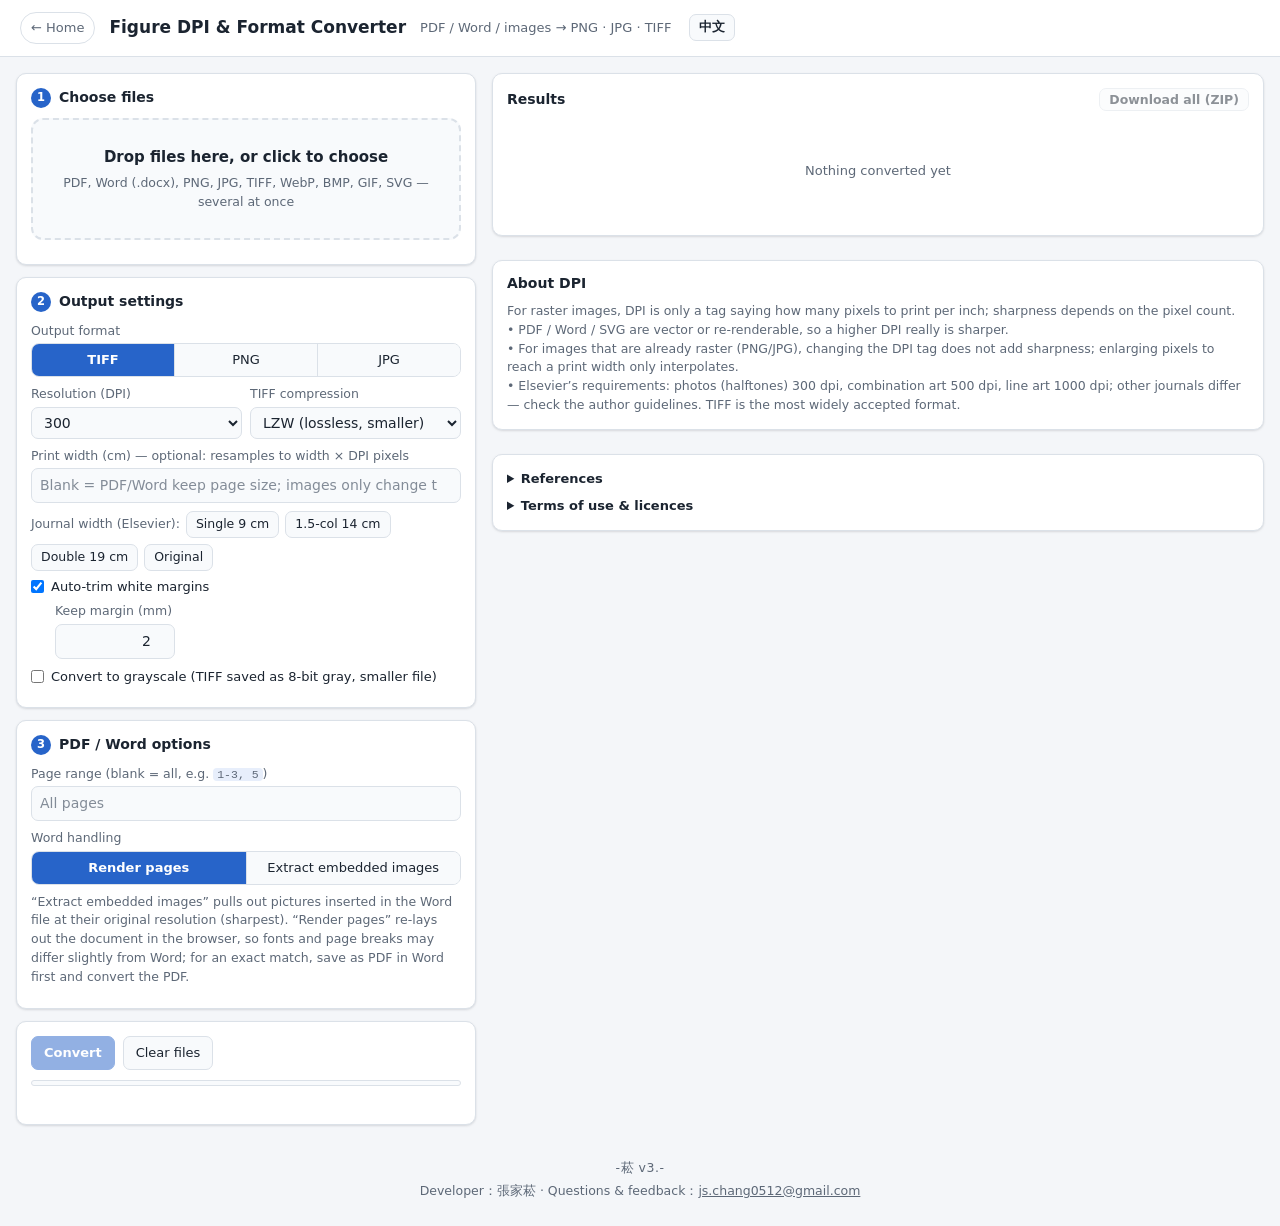
<file: figureconvert/index.html>
<!doctype html>
<html lang="zh-Hant">
<head>
<meta charset="utf-8">
<meta name="viewport" content="width=device-width, initial-scale=1">
<title data-en="Figure DPI Converter">Figure DPI Converter</title>
<link rel="stylesheet" href="../shared/style.css?v=20260930a">
<style>
  .drop {
    border: 2px dashed var(--border); border-radius: 12px; padding: 26px 16px; text-align: center; cursor: pointer;
    background: var(--panel-2); transition: border-color .15s, background .15s;
  }
  .drop:hover, .drop.over { border-color: var(--accent); background: var(--accent-weak); }
  .drop b { font-size: 15px; }
  .drop p { margin: 6px 0 0; color: var(--muted); font-size: 12.5px; }
  .files { margin-top: 10px; display: flex; flex-direction: column; gap: 6px; }
  .file { display: grid; grid-template-columns: auto minmax(0, 1fr) auto 30px; gap: 8px; align-items: center; font-size: 13px; padding: 6px 8px; border: 1px solid var(--border); border-radius: 8px; background: var(--panel-2); }
  .file .nm { overflow: hidden; text-overflow: ellipsis; white-space: nowrap; }
  .file .sz { color: var(--muted); font-size: 12px; }
  .tag { font-size: 10.5px; font-weight: 700; padding: 1px 6px; border-radius: 5px; background: var(--accent-weak); color: var(--accent); text-transform: uppercase; }
  .results { display: grid; grid-template-columns: repeat(auto-fill, minmax(200px, 1fr)); gap: 12px; }
  .res { border: 1px solid var(--border); border-radius: 10px; overflow: hidden; background: var(--panel); display: flex; flex-direction: column; }
  .res .th { background: #fff; aspect-ratio: 4 / 3; display: grid; place-items: center; border-bottom: 1px solid var(--border); background-image: linear-gradient(45deg, #f2f2f2 25%, transparent 25%), linear-gradient(-45deg, #f2f2f2 25%, transparent 25%), linear-gradient(45deg, transparent 75%, #f2f2f2 75%), linear-gradient(-45deg, transparent 75%, #f2f2f2 75%); background-size: 16px 16px; background-position: 0 0, 0 8px, 8px -8px, -8px 0; }
  .res .th img { max-width: 100%; max-height: 100%; object-fit: contain; display: block; }
  .res .meta { padding: 8px 10px; font-size: 12px; color: var(--muted); display: flex; flex-direction: column; gap: 2px; flex: 1; }
  .res .meta b { color: var(--text); font-size: 12.5px; word-break: break-all; }
  .res .meta .warn { color: var(--warn-text); }
  .res .act { padding: 0 10px 10px; }
  .res .act button { width: 100%; justify-content: center; }
  .empty { color: var(--muted); text-align: center; padding: 40px 10px; font-size: 13px; }
  .progress { height: 6px; background: var(--panel-2); border-radius: 999px; overflow: hidden; border: 1px solid var(--border); }
  .progress > div { height: 100%; width: 0; background: var(--accent); transition: width .2s; }
  .status { font-size: 12.5px; color: var(--muted); margin-top: 6px; min-height: 18px; }
  #docxStage { position: fixed; left: -100000px; top: 0; background: #fff; }
  .seg { display: inline-flex; border: 1px solid var(--border); border-radius: 8px; overflow: hidden; width: 100%; }
  .seg label { flex: 1; text-align: center; font-size: 13px; padding: 6px 4px; cursor: pointer; background: var(--panel-2); border-right: 1px solid var(--border); }
  .seg label:last-child { border-right: 0; }
  .seg input { display: none; }
  .seg label:has(input:checked) { background: var(--accent); color: #fff; font-weight: 600; }
</style>
</head>
<body>
<header class="topbar">
  <a class="back" href="../index.html" data-en="← Home">← 工具首頁</a>
  <h1>Figure DPI &amp; Format Converter</h1>
  <span class="sub" data-en="PDF / Word / images → PNG · JPG · TIFF">PDF / Word / 圖片 → PNG · JPG · TIFF</span>
</header>

<main class="tool">
  <section>
    <div class="card">
      <h2><span class="step-no">1</span> <span data-en="Choose files">選擇檔案</span></h2>
      <div class="drop" id="drop">
        <b data-en="Drop files here, or click to choose">拖曳檔案到這裡，或點擊選擇</b>
        <p data-en="PDF, Word (.docx), PNG, JPG, TIFF, WebP, BMP, GIF, SVG — several at once">支援 PDF、Word (.docx)、PNG、JPG、TIFF、WebP、BMP、GIF、SVG，可一次多個</p>
      </div>
      <input type="file" id="fileInput" multiple hidden accept=".pdf,.docx,.emf,.wmf,.png,.jpg,.jpeg,.tif,.tiff,.webp,.bmp,.gif,.svg,application/pdf,image/*">
      <div class="files" id="files"></div>
    </div>

    <div class="card">
      <h2><span class="step-no">2</span> <span data-en="Output settings">輸出設定</span></h2>
      <div class="field"><span class="lbl" data-en="Output format">輸出格式</span>
        <div class="seg">
          <label><input type="radio" name="fmt" value="tiff">TIFF</label>
          <label><input type="radio" name="fmt" value="png">PNG</label>
          <label><input type="radio" name="fmt" value="jpg">JPG</label>
        </div>
      </div>
      <div class="grid2">
        <label class="field"><span data-en="Resolution (DPI)">解析度 DPI</span><select id="dpi">
          <option>150</option><option>300</option><option>500</option><option>600</option><option>1000</option><option>1200</option><option value="custom" data-en="Custom…">自訂…</option></select></label>
        <label class="field" id="dpiCustomWrap" hidden><span data-en="Custom DPI">自訂 DPI</span><input type="number" id="dpiCustom" min="50" max="4800" value="300"></label>
        <label class="field" id="qualWrap"><span><span data-en="JPG quality">JPG 品質</span> <b id="qualVal"></b></span><input type="range" id="quality" min="0.6" max="1" step="0.01" style="width:100%"></label>
        <label class="field" id="tiffWrap"><span data-en="TIFF compression">TIFF 壓縮</span><select id="tiffComp"><option value="lzw" data-en="LZW (lossless, smaller)">LZW（無損、較小）</option><option value="none" data-en="None">不壓縮</option></select></label>
      </div>
      <label class="field"><span data-en="Print width (cm) — optional: resamples to width × DPI pixels">列印寬度 (cm)（選填：指定後會重新取樣到「寬度 × DPI」的像素）</span>
        <input type="number" id="widthCm" min="1" step="0.1" placeholder="留空＝PDF/Word 依原始頁面大小；圖片只改 DPI 標記" data-en-ph="Blank = PDF/Word keep page size; images only change the DPI tag"></label>
      <div class="btns" id="wPresets" style="gap:6px;margin-bottom:6px"><span class="hint" style="margin:0" data-en="Journal width (Elsevier):">期刊寬度（Elsevier）：</span><button class="small" data-w="9" data-en="Single 9 cm">單欄 9 cm</button><button class="small" data-w="14" data-en="1.5-col 14 cm">1.5 欄 14 cm</button><button class="small" data-w="19" data-en="Double 19 cm">雙欄 19 cm</button><button class="small" data-w="" data-en="Original">原始</button></div>
      <label class="check"><input type="checkbox" id="trim"> <span data-en="Auto-trim white margins">自動裁切四周白邊</span></label>
      <label class="field" id="trimPadWrap" style="margin-left:24px"><span data-en="Keep margin (mm)">保留邊界 (mm)</span><input type="number" id="trimPad" min="0" max="50" step="0.5" style="max-width:120px"></label>
      <label class="check"><input type="checkbox" id="keepAlpha"> <span data-en="PNG: keep transparent background (otherwise white)">PNG 保留透明背景（否則填白）</span></label>
      <label class="check"><input type="checkbox" id="gray"> <span data-en="Convert to grayscale (TIFF saved as 8-bit gray, smaller file)">轉成灰階（TIFF 會存成 8-bit 灰階，檔案較小）</span></label>
    </div>

    <div class="card">
      <h2><span class="step-no">3</span> <span data-en="PDF / Word options">PDF / Word 選項</span></h2>
      <label class="field"><span data-en="Page range (blank = all, e.g. <code>1-3, 5</code>)">頁碼範圍（留空＝全部，例：<code>1-3, 5</code>）</span><input id="pages" placeholder="全部頁面" data-en-ph="All pages"></label>
      <div class="field"><span class="lbl" data-en="Word handling">Word 處理方式</span>
        <div class="seg">
          <label><input type="radio" name="wordMode" value="render"><span data-en="Render pages">整頁渲染</span></label>
          <label><input type="radio" name="wordMode" value="extract"><span data-en="Extract embedded images">擷取內嵌原圖</span></label>
        </div>
      </div>
      <p class="hint" data-en="“Extract embedded images” pulls out pictures inserted in the Word file at their original resolution (sharpest). “Render pages” re-lays out the document in the browser, so fonts and page breaks may differ slightly from Word; for an exact match, save as PDF in Word first and convert the PDF.">「擷取內嵌原圖」會取出 Word 中插入的圖片（原始解析度，最清晰）。「整頁渲染」由瀏覽器重排版面，字型與分頁可能和 Word 略有差異；若需完全一致，建議在 Word 先「另存為 PDF」再轉換。</p>
    </div>

    <div class="card">
      <div class="btns">
        <button class="primary" id="go" disabled data-en="Convert">開始轉換</button>
        <button id="clear" data-en="Clear files">清除檔案</button>
      </div>
      <div class="progress" style="margin-top:10px"><div id="bar"></div></div>
      <div class="status" id="status"></div>
    </div>
  </section>

  <section class="preview-col">
    <div class="card">
      <h2><span data-en="Results">轉換結果</span> <span class="spacer" style="flex:1"></span><button class="small" id="zipAll" disabled data-en="Download all (ZIP)">全部下載 (ZIP)</button></h2>
      <div id="results"><div class="empty" data-en="Nothing converted yet">尚未轉換任何檔案</div></div>
    </div>
    <div class="card">
      <h3 data-en="About DPI">DPI 小知識</h3>
      <p class="hint" style="margin:0" data-en="For raster images, DPI is only a tag saying how many pixels to print per inch; sharpness depends on the pixel count.<br>• PDF / Word / SVG are vector or re-renderable, so a higher DPI really is sharper.<br>• For images that are already raster (PNG/JPG), changing the DPI tag does not add sharpness; enlarging pixels to reach a print width only interpolates.<br>• Elsevier’s requirements: photos (halftones) 300 dpi, combination art 500 dpi, line art 1000 dpi; other journals differ — check the author guidelines. TIFF is the most widely accepted format.">點陣圖的 DPI 只是「列印時每英吋放幾個像素」的標記；真正的清晰度取決於像素數。<br>
        • PDF / Word / SVG 是向量或可重新渲染，提高 DPI 會真的更清晰。<br>
        • 原本就是點陣圖（PNG/JPG）時，只改 DPI 標記不會變清晰；若指定列印寬度而需要放大像素，只是內插，並不會增加細節。<br>
        • Elsevier 的要求：照片（灰階／彩色）300 dpi、混合圖 500 dpi、線條圖 1000 dpi；各期刊要求不同，請查投稿須知。格式多為 TIFF。</p>
    </div>
    <div class="card" id="refs"></div>
  </section>
</main>
<div id="docxStage"></div>

<script src="../shared/common.js?v=20260930a"></script>
<script>
/* ---------------- settings ---------------- */
const T = RT.t;
document.getElementById('refs').innerHTML = RT.refsHTML([RT.REFS.artwork, RT.REFS.tiff, RT.REFS.png, RT.REFS.jfif, RT.REFS.libs]);
const SDEF = { gray: false, fmt: 'tiff', dpi: '300', dpiCustom: 300, quality: 0.95, tiffComp: 'lzw', widthCm: '', trim: false, trimPad: 2, keepAlpha: false, pages: '', wordMode: 'render' };
SDEF.trim = true; // figures usually sit on a mostly empty page — trim by default
const S = RT.load('figconv2', SDEF);
const $ = (id) => document.getElementById(id);
function syncSettings() {
  document.querySelector(`input[name="fmt"][value="${S.fmt}"]`).checked = true;
  document.querySelector(`input[name="wordMode"][value="${S.wordMode}"]`).checked = true;
  $('dpi').value = S.dpi; $('dpiCustom').value = S.dpiCustom; $('quality').value = S.quality; $('tiffComp').value = S.tiffComp;
  $('widthCm').value = S.widthCm; $('trim').checked = S.trim; $('trimPad').value = S.trimPad; $('keepAlpha').checked = S.keepAlpha; $('pages').value = S.pages; $('gray').checked = !!S.gray;
  refreshUI();
}
function readSettings() {
  S.fmt = document.querySelector('input[name="fmt"]:checked').value;
  S.wordMode = document.querySelector('input[name="wordMode"]:checked').value;
  S.dpi = $('dpi').value; S.dpiCustom = $('dpiCustom').value; S.quality = Number($('quality').value); S.tiffComp = $('tiffComp').value;
  S.widthCm = $('widthCm').value; S.trim = $('trim').checked; S.trimPad = $('trimPad').value; S.keepAlpha = $('keepAlpha').checked; S.pages = $('pages').value; S.gray = $('gray').checked;
  RT.save('figconv2', S);
  refreshUI();
}
function refreshUI() {
  $('dpiCustomWrap').hidden = S.dpi !== 'custom';
  $('qualWrap').hidden = S.fmt !== 'jpg';
  $('tiffWrap').hidden = S.fmt !== 'tiff';
  $('qualVal').textContent = Math.round(S.quality * 100) + '%';
  $('trimPadWrap').hidden = !S.trim;
  $('keepAlpha').closest('label').hidden = S.fmt !== 'png';
}
document.querySelector('main').addEventListener('input', (e) => { if (!e.target.closest('#files')) readSettings(); });
document.querySelector('main').addEventListener('change', (e) => { if (!e.target.closest('#files')) readSettings(); });
$('wPresets').onclick = (e) => { const b = e.target.closest('[data-w]'); if (!b) return; $('widthCm').value = b.dataset.w; readSettings(); };
const DPI = () => (S.dpi === 'custom' ? Math.max(50, Math.min(4800, Number(S.dpiCustom) || 300)) : Number(S.dpi));

/* ---------------- file list ---------------- */
let files = [];
const kindOf = (f) => {
  const n = f.name.toLowerCase();
  if (n.endsWith('.pdf') || f.type === 'application/pdf') return 'pdf';
  if (n.endsWith('.docx')) return 'docx';
  if (n.endsWith('.doc')) return 'doc';
  if (/\.(emf|wmf|emz|wmz)$/.test(n)) return 'emf';
  if (/\.tiff?$/.test(n) || f.type === 'image/tiff') return 'tiff';
  if (n.endsWith('.svg') || f.type === 'image/svg+xml') return 'svg';
  if (/\.(png|jpe?g|webp|bmp|gif)$/.test(n) || f.type.startsWith('image/')) return 'image';
  return 'unknown';
};
function addFiles(list) {
  for (const f of list) files.push({ file: f, kind: kindOf(f) });
  renderFiles();
}
function renderFiles() {
  const host = $('files');
  host.innerHTML = '';
  files.forEach((it, i) => {
    const ext = it.file.name.split('.').pop();
    const row = RT.h(`<div class="file"><span class="tag">${RT.esc(ext)}</span><span class="nm" title="${RT.esc(it.file.name)}">${RT.esc(it.file.name)}</span><span class="sz">${RT.fmtBytes(it.file.size)}</span><button class="icon" title="${T('移除', 'Remove')}">✕</button></div>`);
    row.querySelector('button').onclick = () => { files.splice(i, 1); renderFiles(); };
    host.appendChild(row);
  });
  $('go').disabled = !files.length;
}
const drop = $('drop');
drop.onclick = () => $('fileInput').click();
$('fileInput').onchange = (e) => { addFiles(e.target.files); e.target.value = ''; };
['dragenter', 'dragover'].forEach((ev) => drop.addEventListener(ev, (e) => { e.preventDefault(); drop.classList.add('over'); }));
['dragleave', 'drop'].forEach((ev) => drop.addEventListener(ev, (e) => { e.preventDefault(); drop.classList.remove('over'); }));
drop.addEventListener('drop', (e) => addFiles(e.dataTransfer.files));
$('clear').onclick = () => { files = []; renderFiles(); };

/* ---------------- helpers ---------------- */
function parseRange(txt, max) {
  const t = String(txt || '').trim();
  if (!t) return Array.from({ length: max }, (_, i) => i + 1);
  const out = new Set();
  for (const part of t.split(/[,，;\s]+/)) {
    if (!part) continue;
    const m = part.match(/^(\d+)\s*[-–~]\s*(\d*)$/);
    if (m) { const a = +m[1], b = m[2] ? +m[2] : max; for (let i = Math.min(a, b); i <= Math.max(a, b); i++) if (i >= 1 && i <= max) out.add(i); }
    else if (/^\d+$/.test(part) && +part >= 1 && +part <= max) out.add(+part);
  }
  return [...out].sort((a, b) => a - b);
}
function resample(canvas, tw) {
  const th = Math.max(1, Math.round((canvas.height * tw) / canvas.width));
  let src = canvas;
  // halve step-wise for better downscaling quality
  while (src.width / 2 >= tw) {
    const c = RT.makeCanvas(Math.round(src.width / 2), Math.round(src.height / 2));
    const x = c.getContext('2d'); x.imageSmoothingQuality = 'high'; x.drawImage(src, 0, 0, c.width, c.height);
    src = c;
  }
  const out = RT.makeCanvas(tw, th);
  const ctx = out.getContext('2d'); ctx.imageSmoothingEnabled = true; ctx.imageSmoothingQuality = 'high';
  ctx.drawImage(src, 0, 0, tw, th);
  return out;
}
const whiteCanvas = (w, h) => { const c = RT.makeCanvas(w, h); const x = c.getContext('2d'); x.fillStyle = '#fff'; x.fillRect(0, 0, w, h); return c; };
const tick = () => new Promise((r) => setTimeout(r, 0));
function thumbOf(canvas) {
  const s = Math.min(1, 480 / Math.max(canvas.width, canvas.height));
  const c = document.createElement('canvas');
  c.width = Math.max(1, Math.round(canvas.width * s)); c.height = Math.max(1, Math.round(canvas.height * s));
  const x = c.getContext('2d'); x.imageSmoothingQuality = 'high'; x.drawImage(canvas, 0, 0, c.width, c.height);
  return c.toDataURL('image/png');
}
/** true when a canvas is (almost) entirely white/transparent — checked on a downscaled copy */
function isBlank(canvas) {
  const s = Math.min(1, 300 / Math.max(canvas.width, canvas.height));
  const c = document.createElement('canvas');
  c.width = Math.max(1, Math.round(canvas.width * s)); c.height = Math.max(1, Math.round(canvas.height * s));
  const x = c.getContext('2d', { willReadFrequently: true });
  x.fillStyle = '#fff'; x.fillRect(0, 0, c.width, c.height);
  x.drawImage(canvas, 0, 0, c.width, c.height);
  const d = x.getImageData(0, 0, c.width, c.height).data;
  for (let i = 0; i < d.length; i += 4) if (d[i] < 245 || d[i + 1] < 245 || d[i + 2] < 245) return false;
  return true;
}
const baseName = (n) => n.replace(/\.[^.]+$/, '');
const extOf = (fmt) => (fmt === 'tiff' ? 'tif' : fmt);

/* ---------------- sources → canvases ---------------- */
async function loadPdfjs() {
  await RT.loadScript(RT.CDN.pdfjs);
  window.pdfjsLib.GlobalWorkerOptions.workerSrc = RT.CDN.pdfjsWorker;
  return window.pdfjsLib;
}
async function renderPdfPage(pdf, pno, scale, transparent) {
  const page = await pdf.getPage(pno);
  const vp = page.getViewport({ scale });
  const c = RT.makeCanvas(Math.ceil(vp.width), Math.ceil(vp.height));
  const ctx = c.getContext('2d');
  if (!transparent) { ctx.fillStyle = '#fff'; ctx.fillRect(0, 0, c.width, c.height); }
  await page.render({ canvasContext: ctx, viewport: vp, background: transparent ? 'rgba(0,0,0,0)' : 'white' }).promise;
  page.cleanup();
  return c;
}
async function imageToCanvas(blob) {
  const bmp = await createImageBitmap(blob, { imageOrientation: 'from-image' }).catch(async () => {
    const img = new Image(); const url = URL.createObjectURL(blob);
    await new Promise((res, rej) => { img.onload = res; img.onerror = () => rej(new Error(T('無法讀取此圖片', 'Cannot read this image'))); img.src = url; });
    return img;
  });
  const c = RT.makeCanvas(bmp.width, bmp.height);
  c.getContext('2d').drawImage(bmp, 0, 0);
  return c;
}
async function tiffToCanvases(buf) {
  await RT.loadScript(RT.CDN.utif);
  const ifds = UTIF.decode(buf);
  const out = [];
  for (const ifd of ifds) {
    if (!ifd.t256) continue;
    UTIF.decodeImage(buf, ifd, ifds);
    const rgba = UTIF.toRGBA8(ifd);
    const c = RT.makeCanvas(ifd.width, ifd.height);
    c.getContext('2d').putImageData(new ImageData(new Uint8ClampedArray(rgba.buffer, rgba.byteOffset, ifd.width * ifd.height * 4), ifd.width, ifd.height), 0, 0);
    const xr = ifd.t282 ? (Array.isArray(ifd.t282[0]) ? ifd.t282[0][0] / (ifd.t282[0][1] || 1) : ifd.t282[0]) : null;
    out.push({ canvas: c, srcDpi: xr });
  }
  return out;
}
async function svgToCanvasFile(text, dpi) {
  const doc = new DOMParser().parseFromString(text, 'image/svg+xml').documentElement;
  const unit = (v) => {
    const m = String(v || '').match(/^([\d.]+)\s*(px|pt|mm|cm|in)?$/);
    if (!m) return null;
    const k = { px: 1, pt: 96 / 72, mm: 96 / 25.4, cm: 96 / 2.54, in: 96 }[m[2] || 'px'];
    return parseFloat(m[1]) * k;
  };
  let w = unit(doc.getAttribute('width')), h = unit(doc.getAttribute('height'));
  const vb = (doc.getAttribute('viewBox') || '').split(/[\s,]+/).map(Number);
  if ((!w || !h) && vb.length === 4) { w = w || vb[2]; h = h || (w * vb[3]) / vb[2]; }
  w = w || 800; h = h || 600;
  return RT.svgToCanvas(text, w, h, dpi / 96);
}
async function docxPages(file, dpi, pagesSel) {
  await RT.loadScript(RT.CDN.jszip);
  await RT.loadScript(RT.CDN.docxPreview);
  await RT.loadScript(RT.CDN.html2canvas);
  const stage = $('docxStage');
  stage.innerHTML = '';
  const style = document.createElement('div');
  stage.appendChild(style);
  const body = document.createElement('div');
  stage.appendChild(body);
  await docx.renderAsync(await file.arrayBuffer(), body, style, {
    inWrapper: false, ignoreWidth: false, ignoreHeight: false, breakPages: true, ignoreLastRenderedPageBreak: false,
    renderHeaders: true, renderFooters: true, renderFootnotes: true, experimental: true, useBase64URL: true,
  });
  await document.fonts.ready;
  await new Promise((r) => setTimeout(r, 150));
  const sections = [...body.querySelectorAll('section.docx')];
  const pick = parseRange(pagesSel, sections.length);
  const out = [];
  for (const p of pick) {
    const sec = sections[p - 1];
    sec.style.boxShadow = 'none'; sec.style.margin = '0';
    const c = await html2canvas(sec, { scale: dpi / 96, backgroundColor: '#ffffff', useCORS: true, logging: false });
    out.push({ canvas: c, page: p, total: sections.length });
  }
  stage.innerHTML = '';
  return out;
}
/** Inspect a .docx for content the browser cannot draw. */
async function analyzeDocx(file) {
  await RT.loadScript(RT.CDN.jszip);
  const zip = await JSZip.loadAsync(file);
  const names = Object.keys(zip.files);
  const doc = zip.files['word/document.xml'] ? await zip.files['word/document.xml'].async('string') : '';
  const count = (re) => (doc.match(re) || []).length;
  return {
    emf: names.filter((p) => /^word\/media\/.*\.(emf|wmf|emz|wmz)$/i.test(p)).map((p) => p.split('/').pop()),
    charts: count(/graphicData uri="[^"]*\/chart"/g) + count(/graphicData uri="[^"]*chartex"/g),
    smartart: count(/graphicData uri="[^"]*\/diagram"/g),
    shapes: count(/<wps:wsp[ >]/g) + count(/<v:(shape|rect|roundrect|oval|line|group)[ >]/g),
    ole: names.filter((p) => /^word\/embeddings\//.test(p)).length,
  };
}
function describeIssues(x) {
  const parts = [];
  if (x.emf.length) parts.push(T(`${x.emf.length} 張 EMF/WMF 向量圖（常見於從 Excel、PowerPoint、GraphPad Prism 貼上的圖）`, `${x.emf.length} EMF/WMF vector picture(s) (typical of charts pasted from Excel, PowerPoint or GraphPad Prism)`));
  if (x.charts) parts.push(T(`${x.charts} 個 Word/Excel 圖表`, `${x.charts} Word/Excel chart(s)`));
  if (x.smartart) parts.push(T(`${x.smartart} 個 SmartArt`, `${x.smartart} SmartArt graphic(s)`));
  if (x.shapes) parts.push(T(`${x.shapes} 個圖案／文字方塊`, `${x.shapes} shape(s) / text box(es)`));
  if (x.ole && !x.emf.length) parts.push(T(`${x.ole} 個內嵌物件`, `${x.ole} embedded object(s)`));
  if (!parts.length) return '';
  return T('此檔包含瀏覽器無法繪製的內容：', 'This file contains content a browser cannot draw: ') + parts.join(T('、', ', ')) + T('。', '.');
}
const PDF_TIP = () => T('解決方式：在 Word 按「檔案 → 另存新檔 → PDF」，再把 PDF 拖進來轉換（保留向量，最清晰）。',
  'Fix: in Word use File → Save As → PDF, then drop the PDF here (keeps vector quality, sharpest result).');
async function docxImages(file) {
  await RT.loadScript(RT.CDN.jszip);
  const zip = await JSZip.loadAsync(file);
  const media = Object.keys(zip.files).filter((p) => p.startsWith('word/media/') && !zip.files[p].dir).sort((a, b) => a.localeCompare(b, undefined, { numeric: true }));
  const out = [], skipped = [];
  for (const p of media) {
    const ext = p.split('.').pop().toLowerCase();
    const name = p.split('/').pop();
    if (!['png', 'jpg', 'jpeg', 'gif', 'bmp', 'tif', 'tiff', 'svg', 'webp'].includes(ext)) { skipped.push(name); continue; }
    const buf = await zip.files[p].async('arraybuffer');
    const type = { png: 'image/png', jpg: 'image/jpeg', jpeg: 'image/jpeg', gif: 'image/gif', bmp: 'image/bmp', svg: 'image/svg+xml', webp: 'image/webp' }[ext];
    out.push({ name, ext, buf, blob: new Blob([buf], { type: type || 'application/octet-stream' }) });
  }
  return { images: out, skipped };
}

/* ---------------- post-process & encode ---------------- */
async function finish(canvas, opts) {
  const { dpi, fmt, vector, rerender } = opts;
  const notes = [];
  const mmPx = (mm) => Math.round((mm / 25.4) * dpi);
  if (S.trim) canvas = RT.trimCanvas(canvas, mmPx(Number(S.trimPad) || 0));
  const wcm = Number(S.widthCm) || 0;
  if (wcm > 0) {
    const tw = Math.round((wcm / 2.54) * dpi);
    if (tw > canvas.width * 1.02 && vector && rerender) {
      // re-render the vector source at a higher scale instead of upsampling pixels
      const factor = tw / canvas.width;
      canvas = await rerender(factor);
      if (S.trim) canvas = RT.trimCanvas(canvas, mmPx(Number(S.trimPad) || 0));
    } else if (tw > canvas.width * 1.02 && !vector) {
      notes.push(T(`原圖僅 ${canvas.width} px 寬，已內插放大到 ${tw} px（不會增加細節）`, `Source is only ${canvas.width} px wide; interpolated up to ${tw} px (adds no detail)`));
    }
    if (canvas.width !== tw) canvas = resample(canvas, tw);
  }
  if (fmt !== 'png' || !S.keepAlpha) canvas = RT.flattenWhite(canvas);
  const blob = await RT.encodeCanvas(canvas, fmt, dpi, { quality: S.quality, tiffCompression: S.tiffComp, gray: S.gray });
  return { blob, w: canvas.width, h: canvas.height, thumb: thumbOf(canvas), notes };
}

/* ---------------- results ---------------- */
let results = [];
function addResult(r) {
  results.push(r);
  const host = $('results');
  if (results.length === 1) host.innerHTML = '<div class="results"></div>';
  const cm = (px) => ((px / r.dpi) * 2.54).toFixed(1);
  const el = RT.h(`<div class="res">
    <div class="th"><img alt=""></div>
    <div class="meta"><b>${RT.esc(r.name)}</b>
      <span>${r.w.toLocaleString()} × ${r.h.toLocaleString()} px · ${r.dpi} dpi</span>
      <span>${T('列印', 'Print')} ${cm(r.w)} × ${cm(r.h)} cm · ${RT.fmtBytes(r.blob.size)}</span>
      ${r.notes.map((n) => (n.startsWith('✓') ? `<span>${RT.esc(n)}</span>` : `<span class="warn">⚠ ${RT.esc(n)}</span>`)).join('')}
    </div>
    <div class="act"><button class="small">${T('下載', 'Download')}</button></div></div>`);
  el.querySelector('img').src = r.thumb;
  el.querySelector('button').onclick = () => RT.download(r.blob, r.name);
  host.firstElementChild.appendChild(el);
  $('zipAll').disabled = false;
}
$('zipAll').onclick = async () => {
  if (!results.length) return;
  if (results.length === 1) { RT.download(results[0].blob, results[0].name); return; }
  const btn = $('zipAll'); btn.disabled = true; btn.textContent = T('壓縮中…', 'Zipping…');
  try {
    await RT.loadScript(RT.CDN.jszip);
    const zip = new JSZip();
    const used = new Set();
    for (const r of results) {
      let n = r.name, k = 2;
      while (used.has(n)) n = r.name.replace(/(\.[^.]+)$/, `_${k++}$1`);
      used.add(n);
      zip.file(n, r.blob);
    }
    RT.download(await zip.generateAsync({ type: 'blob' }), 'converted_figures.zip');
  } catch (e) { RT.toast(e.message, 6000); }
  finally { btn.disabled = false; btn.textContent = T('全部下載 (ZIP)', 'Download all (ZIP)'); }
};

/* ---------------- main ---------------- */
const setStatus = (t) => ($('status').textContent = t);
const progress = (p) => ($('bar').style.width = Math.round(p * 100) + '%');

$('go').onclick = async () => {
  readSettings();
  const dpi = DPI(), fmt = S.fmt;
  results = [];
  $('results').innerHTML = `<div class="empty">${T('轉換中…', 'Converting…')}</div>`;
  $('go').disabled = true; $('zipAll').disabled = true;
  const errors = [];
  for (let fi = 0; fi < files.length; fi++) {
    const { file, kind } = files[fi];
    const base = baseName(file.name);
    const setP = (sub) => progress((fi + sub) / files.length);
    try {
      if (kind === 'pdf') {
        setStatus(T(`讀取 PDF：${file.name}`, `Reading PDF: ${file.name}`));
        const pdfjs = await loadPdfjs();
        const pdf = await pdfjs.getDocument({
          data: new Uint8Array(await file.arrayBuffer()),
          // character maps + standard fonts so CJK text and non-embedded fonts render
          cMapUrl: RT.CDN.pdfjsBase + 'cmaps/', cMapPacked: true, standardFontDataUrl: RT.CDN.pdfjsBase + 'standard_fonts/',
        }).promise;
        const pages = parseRange(S.pages, pdf.numPages);
        for (let k = 0; k < pages.length; k++) {
          const p = pages[k];
          setStatus(T(`渲染 ${file.name} 第 ${p}/${pdf.numPages} 頁 @ ${dpi} dpi`, `Rendering ${file.name} page ${p}/${pdf.numPages} @ ${dpi} dpi`));
          const transparent = fmt === 'png' && S.keepAlpha;
          const scale = dpi / 72;
          const c = await renderPdfPage(pdf, p, scale, transparent);
          const r = await finish(c, { dpi, fmt, vector: true, rerender: (f) => renderPdfPage(pdf, p, scale * f, transparent) });
          addResult({ ...r, dpi, name: `${base}${pdf.numPages > 1 ? '_p' + p : ''}.${extOf(fmt)}` });
          setP((k + 1) / pages.length);
          await tick();
        }
        pdf.destroy();
      } else if (kind === 'docx') {
        // find content a browser cannot draw (EMF/WMF pictures, charts, SmartArt, shapes, OLE objects)
        const issues = await analyzeDocx(file);
        const issueText = describeIssues(issues);
        if (S.wordMode === 'extract') {
          setStatus(T(`擷取 Word 內嵌圖片：${file.name}`, `Extracting images from ${file.name}`));
          const { images } = await docxImages(file);
          if (issueText) errors.push(`${file.name}: ` + issueText + ' ' + PDF_TIP());
          else if (!images.length) errors.push(`${file.name}: ` + T('沒有可擷取的圖片。', 'no embedded pictures found.'));
          for (let k = 0; k < images.length; k++) {
            const im = images[k];
            await processImageBlob(im.blob, im.ext, `${base}_${baseName(im.name)}`, dpi, fmt, im.buf);
            setP((k + 1) / images.length);
          }
        } else {
          setStatus(T(`渲染 Word：${file.name}（首次使用需下載函式庫）`, `Rendering Word: ${file.name} (first use downloads libraries)`));
          if (issueText) errors.push(`${file.name}: ` + issueText + ' ' + T('這些內容在輸出中會是空白。', 'They will be missing (blank) in the output.') + ' ' + PDF_TIP());
          const pages = await docxPages(file, dpi, S.pages);
          for (const pg of pages) {
            if (isBlank(pg.canvas)) {
              if (!issueText) errors.push(`${file.name}: ` + T(`第 ${pg.page} 頁渲染後是空白。`, `page ${pg.page} rendered blank.`) + ' ' + PDF_TIP());
              continue;
            }
            const r = await finish(pg.canvas, { dpi, fmt, vector: false });
            r.notes = issueText ? [T('圖表／EMF 圖片未能顯示，見下方說明', 'charts / EMF pictures are missing — see note below')] : [];
            addResult({ ...r, dpi, name: `${base}${pg.total > 1 ? '_p' + pg.page : ''}.${extOf(fmt)}` });
          }
        }
      } else if (kind === 'emf') {
        errors.push(`${file.name}: ` + T('EMF / WMF 是 Windows 向量圖格式，瀏覽器無法正確繪製（會缺文字或變形）。', 'EMF / WMF are Windows vector formats that browsers cannot draw correctly (text goes missing, shapes distort).') + ' ' +
          T('請把它插入 Word 或 PowerPoint，另存為 PDF 後再轉換 PDF（保留向量、最清晰）。', 'Insert it into Word or PowerPoint, save as PDF, then convert that PDF (stays vector and sharpest).'));
      } else if (kind === 'doc') {
        errors.push(`${file.name}: ` + T('不支援舊版 .doc，請在 Word 另存為 .docx 或 PDF', 'legacy .doc is not supported — save as .docx or PDF in Word'));
      } else if (kind === 'unknown') {
        errors.push(`${file.name}: ` + T('不支援的檔案類型', 'unsupported file type'));
      } else {
        setStatus(T(`處理圖片：${file.name}`, `Processing image: ${file.name}`));
        const ext = file.name.split('.').pop().toLowerCase();
        await processImageBlob(file, ext, base, dpi, fmt, null, kind);
      }
    } catch (e) {
      console.error(e);
      errors.push(`${file.name}: ${e.message || e}`);
    }
    setP(1);
  }
  progress(1);
  setStatus(T(`完成：${results.length} 個輸出檔${errors.length ? `，${errors.length} 個問題` : ''}`, `Done: ${results.length} file(s)${errors.length ? `, ${errors.length} issue(s)` : ''}`));
  if (!results.length) $('results').innerHTML = `<div class="empty">${T('沒有產生輸出', 'No output produced')}</div>`;
  if (errors.length) {
    const box = RT.h('<div class="msgs" style="margin-top:10px"></div>');
    errors.forEach((m) => box.appendChild(RT.h(`<div class="msg">⚠ ${RT.esc(m)}</div>`)));
    $('results').appendChild(box);
  }
  $('go').disabled = !files.length;
};

async function processImageBlob(blob, ext, base, dpi, fmt, buf, kind) {
  kind = kind || (ext === 'svg' ? 'svg' : /tiff?/.test(ext) ? 'tiff' : 'image');
  const outName = (suffix = '') => `${base}${suffix}.${extOf(fmt)}`;
  if (kind === 'svg') {
    const c = await svgToCanvasFile(await blob.text(), dpi);
    const r = await finish(c, { dpi, fmt, vector: true, rerender: async (f) => svgToCanvasFile(await blob.text(), dpi * f) });
    addResult({ ...r, dpi, name: outName() });
    return;
  }
  if (kind === 'tiff') {
    const pages = await tiffToCanvases(buf || (await blob.arrayBuffer()));
    for (let i = 0; i < pages.length; i++) {
      const r = await finish(pages[i].canvas, { dpi, fmt, vector: false });
      if (pages[i].srcDpi && !(Number(S.widthCm) > 0)) r.notes.push('✓ ' + T(`原始標記 ${Math.round(pages[i].srcDpi)} dpi → ${dpi} dpi（像素未改變）`, `DPI tag ${Math.round(pages[i].srcDpi)} → ${dpi} (pixels unchanged)`));
      addResult({ ...r, dpi, name: outName(pages.length > 1 ? '_p' + (i + 1) : '') });
    }
    return;
  }
  // lossless fast path: same format, no resize/trim → only rewrite DPI metadata
  const noPixelChange = !S.trim && !S.gray && !(Number(S.widthCm) > 0);
  const u8 = new Uint8Array(buf || (await blob.arrayBuffer()));
  const isPng = u8[0] === 0x89 && u8[1] === 0x50, isJpg = u8[0] === 0xff && u8[1] === 0xd8;
  const c = await imageToCanvas(blob);
  if (noPixelChange && ((fmt === 'png' && isPng) || (fmt === 'jpg' && isJpg && !RT.jpegHasExif(u8)))) {
    const out = fmt === 'png' ? RT.pngSetDpi(u8, dpi) : RT.jpegSetDpi(u8, dpi);
    addResult({ blob: out, w: c.width, h: c.height, thumb: thumbOf(c), notes: ['✓ ' + T('無損：僅改寫 DPI 標記，像素未變', 'Lossless: only the DPI tag was rewritten')], dpi, name: outName() });
    return;
  }
  const r = await finish(c, { dpi, fmt, vector: false });
  addResult({ ...r, dpi, name: outName() });
}

syncSettings();
</script>
</body>
</html>
</file>
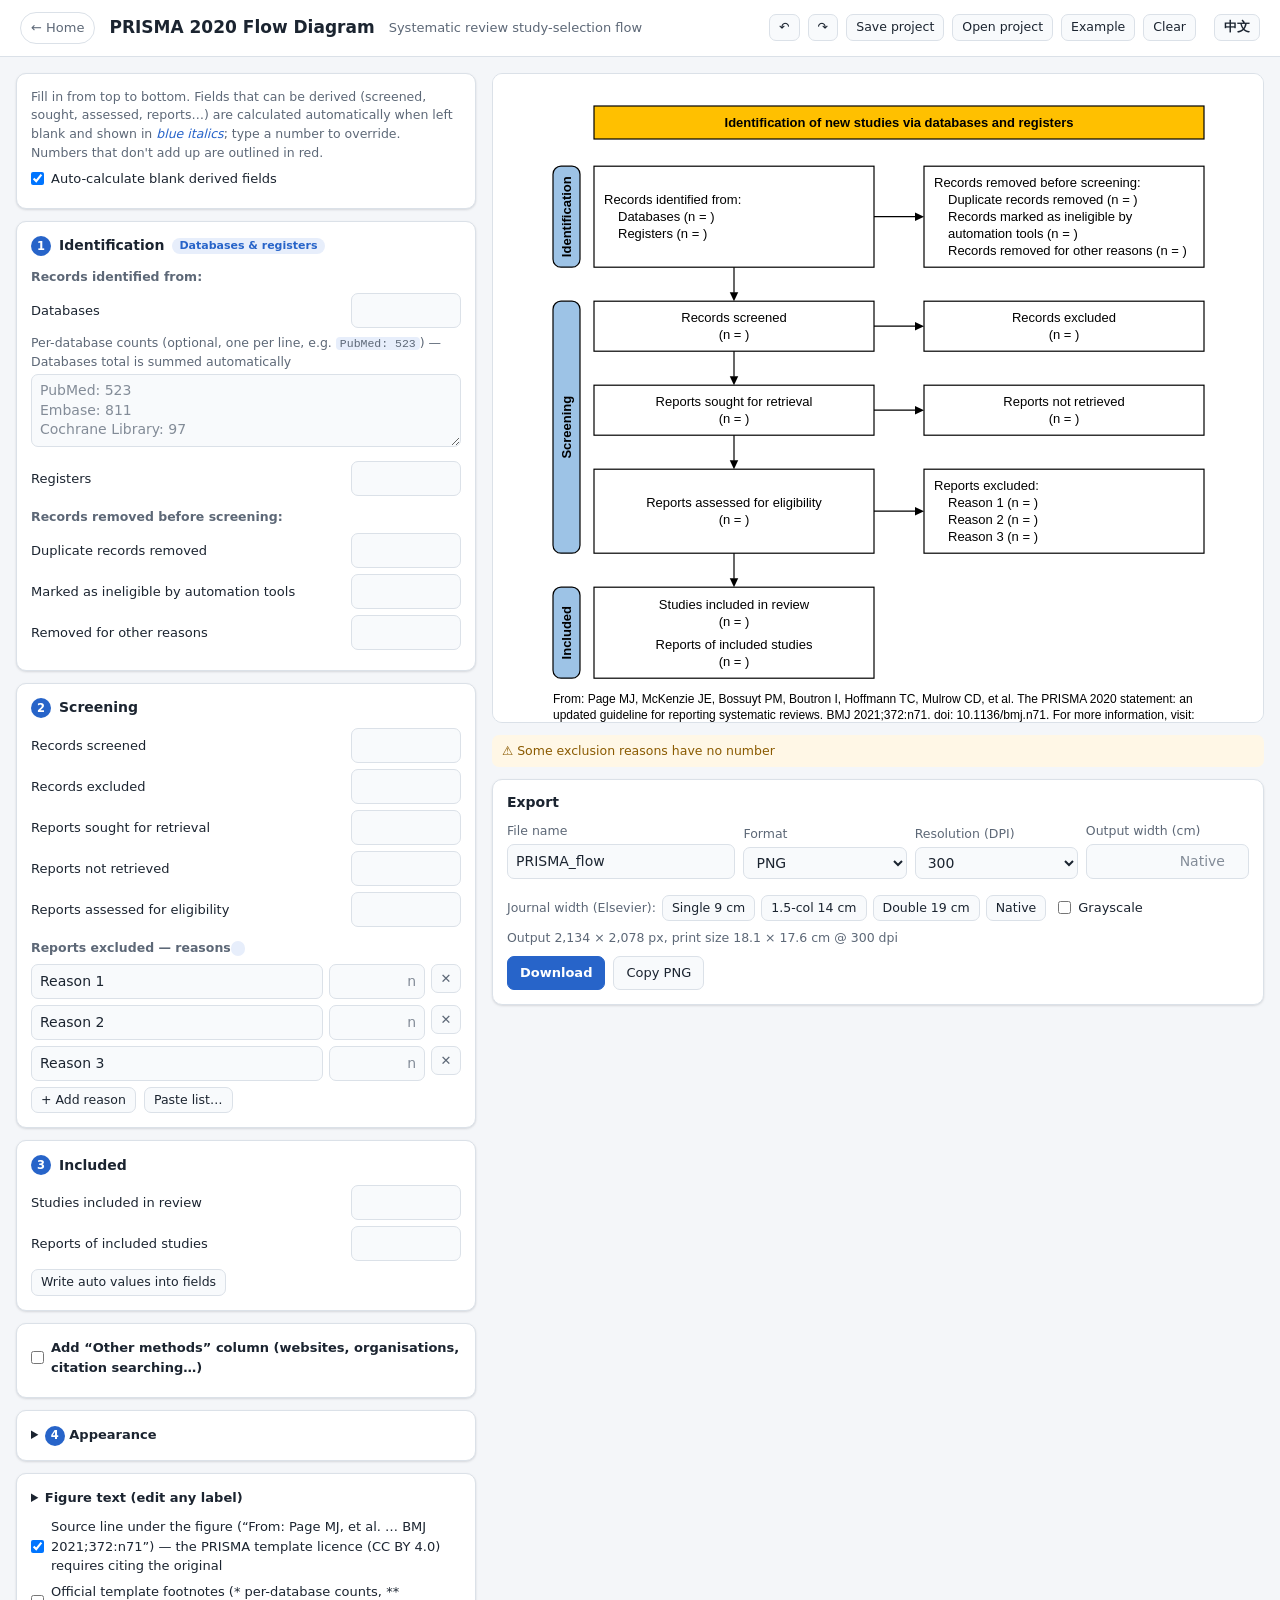
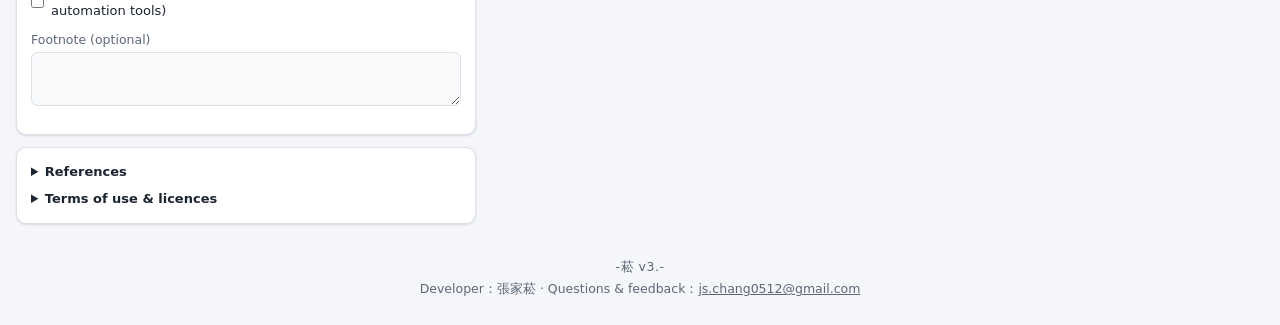
<file: prismaflow/index.html>
<!doctype html>
<html lang="zh-Hant">
<head>
<meta charset="utf-8">
<meta name="viewport" content="width=device-width, initial-scale=1">
<title data-en="PRISMA Flow Diagram">PRISMA Flow Diagram</title>
<link rel="stylesheet" href="../shared/style.css?v=20260930a">
</head>
<body>
<header class="topbar">
  <a class="back" href="../index.html" data-en="← Home">← 工具首頁</a>
  <h1>PRISMA 2020 Flow Diagram</h1>
  <span class="sub" data-en="Systematic review study-selection flow">系統性回顧文獻篩選流程圖</span>
  <span class="spacer"></span>
  <div class="btns">
    <button class="small" id="btnUndo" title="復原 (Ctrl+Z)" data-en-title="Undo (Ctrl+Z)">↶</button>
    <button class="small" id="btnRedo" title="重做 (Ctrl+Y)" data-en-title="Redo (Ctrl+Y)">↷</button>
    <button class="small" id="btnSaveJson" title="把目前所有輸入與設定下載成 .json 檔，之後可用「開啟設定檔」繼續編輯或分享給共同作者" data-en-title="Download all inputs and settings as a .json file; reopen it later or share it with co-authors" data-en="Save project">儲存設定檔</button>
    <button class="small" id="btnLoadJson" title="開啟先前儲存的 .json 設定檔，還原所有輸入" data-en-title="Open a previously saved .json project file" data-en="Open project">開啟設定檔</button>
    <button class="small" id="btnExample" data-en="Example">範例</button>
    <button class="small" id="btnReset" data-en="Clear">清空</button>
  </div>
</header>

<main class="tool">
  <section id="form">
    <div class="card">
      <p class="hint" style="margin:0" data-en="Fill in from top to bottom. Fields that can be derived (screened, sought, assessed, reports…) are calculated automatically when left blank and shown in <span style='color:var(--accent);font-style:italic'>blue italics</span>; type a number to override. Numbers that don't add up are outlined in red.">由上往下填寫即可。可推算的欄位（screened、sought、assessed、reports…）留空時會自動計算並以<span style="color:var(--accent);font-style:italic">藍色斜體</span>顯示；自己輸入數字即可覆蓋。數字對不上的欄位會以紅框標示。</p>
      <label class="check"><input type="checkbox" data-k="autoFill"> <span data-en="Auto-calculate blank derived fields">自動推算空白的推導欄位</span></label>
    </div>

    <div class="card">
      <h2><span class="step-no">1</span> Identification <span class="pill">Databases &amp; registers</span></h2>
      <div class="sub-h">Records identified from:</div>
      <label class="nrow"><span>Databases</span><input class="n" data-k="databases" data-d="databases" inputmode="numeric"></label>
      <label class="field"><span data-en="Per-database counts (optional, one per line, e.g. <code>PubMed: 523</code>) — Databases total is summed automatically">各資料庫明細（選填，每行一個，例：<code>PubMed: 523</code>）— 會自動加總成 Databases</span>
        <textarea data-k="dbDetail" rows="3" placeholder="PubMed: 523&#10;Embase: 811&#10;Cochrane Library: 97"></textarea></label>
      <label class="nrow"><span>Registers</span><input class="n" data-k="registers" inputmode="numeric"></label>
      <div class="sub-h">Records removed before screening:</div>
      <label class="nrow"><span>Duplicate records removed</span><input class="n" data-k="dup" inputmode="numeric"></label>
      <label class="nrow"><span>Marked as ineligible by automation tools</span><input class="n" data-k="autoTools" inputmode="numeric"></label>
      <label class="nrow"><span>Removed for other reasons</span><input class="n" data-k="otherRemoved" inputmode="numeric"></label>
    </div>

    <div class="card">
      <h2><span class="step-no">2</span> Screening</h2>
      <label class="nrow"><span>Records screened</span><input class="n" data-k="screened" data-d="screened" inputmode="numeric"></label>
      <label class="nrow"><span>Records excluded</span><input class="n" data-k="excluded" inputmode="numeric"></label>
      <label class="nrow"><span>Reports sought for retrieval</span><input class="n" data-k="sought" data-d="sought" inputmode="numeric"></label>
      <label class="nrow"><span>Reports not retrieved</span><input class="n" data-k="notRetrieved" inputmode="numeric"></label>
      <label class="nrow"><span>Reports assessed for eligibility</span><input class="n" data-k="assessed" data-d="assessed" inputmode="numeric"></label>
      <div class="sub-h"><span data-en="Reports excluded — reasons">Reports excluded（排除原因）</span> <span class="pill" id="rsSum"></span></div>
      <div id="reasons"></div>
      <div class="btns"><button class="small" data-add="reasons" data-en="+ Add reason">＋ 新增排除原因</button><button class="small" data-paste="reasons" data-en="Paste list…">批次貼上…</button></div>
    </div>

    <div class="card">
      <h2><span class="step-no">3</span> Included</h2>
      <label class="nrow"><span>Studies included in review</span><input class="n" data-k="studies" data-d="studies" inputmode="numeric"></label>
      <label class="nrow"><span>Reports of included studies</span><input class="n" data-k="reports" data-d="reports" inputmode="numeric"></label>
      <div class="btns" style="margin-top:8px">
        <button id="btnFill" class="small" title="把目前自動推算的數字正式寫入欄位" data-en-title="Write the auto-calculated numbers into the fields" data-en="Write auto values into fields">把自動值寫入欄位</button>
      </div>
    </div>

    <div class="card">
      <label class="check" style="margin:0 0 6px"><input type="checkbox" data-k="other"> <b data-en="Add “Other methods” column (websites, organisations, citation searching…)">加入「Other methods」欄（網站、機構、引用文獻搜尋等）</b></label>
      <div data-show="other">
        <div class="sub-h">Records identified from:</div>
        <div id="oSources"></div>
        <div class="btns"><button class="small" data-add="oSources" data-en="+ Add source">＋ 新增來源</button><button class="small" data-paste="oSources" data-en="Paste list…">批次貼上…</button></div>
        <div style="height:10px"></div>
        <label class="nrow"><span>Reports sought for retrieval</span><input class="n" data-k="oSought" data-d="oSought" inputmode="numeric"></label>
        <label class="nrow"><span>Reports not retrieved</span><input class="n" data-k="oNotRetrieved" inputmode="numeric"></label>
        <label class="nrow"><span>Reports assessed for eligibility</span><input class="n" data-k="oAssessed" data-d="oAssessed" inputmode="numeric"></label>
        <div class="sub-h">Reports excluded:</div>
        <div id="oReasons"></div>
        <div class="btns"><button class="small" data-add="oReasons" data-en="+ Add reason">＋ 新增排除原因</button><button class="small" data-paste="oReasons" data-en="Paste list…">批次貼上…</button></div>
      </div>
    </div>

    <div class="card">
      <details>
        <summary><span class="step-no" style="display:inline-grid">4</span> <span data-en="Appearance">外觀：字型、顏色、線條、間距</span></summary>
        <div class="grid2">
          <label class="field"><span data-en="Colour preset">配色預設</span><select id="themeSel">
            <option value="" data-en="Choose…">選擇…</option>
            <option value="classic" data-en="PRISMA classic (yellow/grey/blue)">PRISMA 經典（黃／灰／藍）</option>
            <option value="blue" data-en="Soft blue">柔和藍</option>
            <option value="mono" data-en="Grayscale">灰階</option>
            <option value="plain" data-en="Plain black &amp; white">純黑白</option></select></label>
          <label class="field"><span data-en="Box width (px)">方框寬度 (px)</span><input type="number" data-k="boxW" min="140" max="600" step="10"></label>
        </div>
        <div id="styleFields"></div>
        <div class="grid2">
          <label class="field"><span data-en="Header (databases)">左欄標題底色</span><input type="color" data-k="c.hdrDb" style="width:100%"></label>
          <label class="field"><span data-en="Header (other methods)">右欄標題底色</span><input type="color" data-k="c.hdrOther" style="width:100%"></label>
          <label class="field"><span data-en="Phase labels">階段標籤底色</span><input type="color" data-k="c.phase" style="width:100%"></label>
          <label class="field"><span data-en="n format">n 顯示格式</span><select data-k="nStyle">
            <option value="paren">(n = 1,234)</option><option value="tight">(n=1,234)</option>
            <option value="plain">n = 1,234</option><option value="N">(N = 1,234)</option></select></label>
        </div>
        <label class="check"><input type="checkbox" data-k="comma"> <span data-en="Thousands separator">數字加千分位逗號</span></label>
        <label class="check"><input type="checkbox" data-k="hideEmpty"> <span data-en="Hide optional lines without a number (registers, automation tools…)">隱藏未填數字的選填項目（registers、automation tools…）</span></label>
        <label class="check"><input type="checkbox" data-k="phases"> <span data-en="Show phase labels (Identification / Screening / Included)">顯示左側階段標籤</span></label>
        <label class="check"><input type="checkbox" data-k="hdrBold"> <span data-en="Bold column headers">欄位標題粗體</span></label>
        <label class="check"><input type="checkbox" data-k="headers"> <span data-en="Show column headers">顯示欄位標題</span></label>
      </details>
    </div>

    <div class="card">
      <details>
        <summary data-en="Figure text (edit any label)">圖中文字（可改寫任何標籤）</summary>
        <p class="hint" data-en="Change wording, e.g. for a different language or journal style. Leave a field unchanged to keep the PRISMA 2020 wording.">可改寫成其他用詞或語言，保留預設即為 PRISMA 2020 原文。</p>
        <div id="labels"></div>
        <button class="small" id="resetLabels" data-en="Restore PRISMA wording">還原 PRISMA 原文</button>
      </details>
      <label class="check" style="margin-top:10px"><input type="checkbox" data-k="srcLine"> <span data-en="Source line under the figure (“From: Page MJ, et al. … BMJ 2021;372:n71”) — the PRISMA template licence (CC BY 4.0) requires citing the original">圖下方加上來源引用行（From: Page MJ, et al. … BMJ 2021;372:n71）— PRISMA 範本授權（CC BY 4.0）要求引用原始出處</span></label>
      <label class="check"><input type="checkbox" data-k="tplNotes"> <span data-en="Official template footnotes (* per-database counts, ** automation tools)">官方範本註腳（* 各資料庫筆數、** 自動化工具）</span></label>
      <label class="field" style="margin-top:10px"><span data-en="Footnote (optional)">註腳（選填，顯示在圖下方）</span><textarea data-k="footnote" rows="2"></textarea></label>
    </div>
    <div class="card" id="refs"></div>
  </section>

  <section class="preview-col">
    <div class="paper" id="preview"></div>
    <div class="msgs" id="msgs"></div>
    <div class="card" id="export"></div>
  </section>
</main>

<script src="../shared/common.js?v=20260930a"></script>
<script>
const T = RT.t;
const KEY = 'prisma3';
const LABELS = {
  hdrDb: 'Identification of new studies via databases and registers',
  hdrOther: 'Identification of new studies via other methods',
  identified: 'Records identified from:', databases: 'Databases', registers: 'Registers',
  removed: 'Records removed before screening:', dup: 'Duplicate records removed',
  autoTools: 'Records marked as ineligible by automation tools', otherRemoved: 'Records removed for other reasons',
  screened: 'Records screened', excluded: 'Records excluded',
  sought: 'Reports sought for retrieval', notRetrieved: 'Reports not retrieved',
  assessed: 'Reports assessed for eligibility', reportsExcluded: 'Reports excluded:',
  studies: 'Studies included in review', reports: 'Reports of included studies',
  phaseId: 'Identification', phaseScr: 'Screening', phaseInc: 'Included',
};
const THEMES = {
  classic: { hdrDb: '#FFC000', hdrOther: '#D9D9D9', phase: '#9DC3E6' },
  blue: { hdrDb: '#C9DAF8', hdrOther: '#E3E8EF', phase: '#DCE7F7' },
  mono: { hdrDb: '#D9D9D9', hdrOther: '#EDEDED', phase: '#E6E6E6' },
  plain: { hdrDb: '#FFFFFF', hdrOther: '#FFFFFF', phase: '#FFFFFF' },
};
const R3 = () => [{ t: 'Reason 1', n: '' }, { t: 'Reason 2', n: '' }, { t: 'Reason 3', n: '' }];
const DEF = {
  autoFill: true,
  databases: '', dbDetail: '', registers: '', dup: '', autoTools: '', otherRemoved: '',
  screened: '', excluded: '', sought: '', notRetrieved: '', assessed: '',
  reasons: R3(), studies: '', reports: '',
  other: false,
  oSources: [{ t: 'Websites', n: '' }, { t: 'Organisations', n: '' }, { t: 'Citation searching', n: '' }],
  oSought: '', oNotRetrieved: '', oAssessed: '', oReasons: R3(),
  boxW: 280, nStyle: 'paren', comma: true, hideEmpty: false, phases: true, hdrBold: true, headers: true, srcLine: true, tplNotes: false,
  c: { ...THEMES.classic },
  st: { ...RT.STYLE_DEF },
  L: { ...LABELS }, footnote: '',
};
const EXAMPLE = RT.merge(DEF, {
  databases: '', dbDetail: 'PubMed: 523\nEmbase: 811\nCochrane Library: 97', registers: '46',
  dup: '312', autoTools: '0', otherRemoved: '5', excluded: '1021', notRetrieved: '4',
  reasons: [{ t: 'Wrong population', n: '41' }, { t: 'Wrong outcome', n: '37' }, { t: 'Not original research', n: '29' }],
  studies: '26',
  other: true, oSources: [{ t: 'Websites', n: '6' }, { t: 'Organisations', n: '0' }, { t: 'Citation searching', n: '9' }],
  oNotRetrieved: '2', oReasons: [{ t: 'Wrong population', n: '6' }, { t: 'Wrong outcome', n: '4' }],
});
EXAMPLE.reasons = [{ t: 'Wrong population', n: '41' }, { t: 'Wrong outcome', n: '37' }, { t: 'Not original research', n: '29' }];
EXAMPLE.oReasons = [{ t: 'Wrong population', n: '6' }, { t: 'Wrong outcome', n: '4' }];
let S = RT.load(KEY, DEF);

/* ---------------- form ---------------- */
const form = document.getElementById('form');
document.getElementById('styleFields').innerHTML = RT.styleFieldsHTML();
document.getElementById('refs').innerHTML = RT.refsHTML([RT.REFS.prisma, RT.REFS.prismaFlow, RT.REFS.libs], [RT.LICENSES.prisma]);
document.getElementById('labels').innerHTML = Object.keys(LABELS).map((k) =>
  `<label class="field"><span>${RT.esc(LABELS[k])}</span><input data-k="L.${k}"></label>`).join('');
function syncInputs() {
  RT.syncForm(form, S);
  ['reasons', 'oSources', 'oReasons'].forEach(renderList);
}
RT.bindForm(form, () => S, () => update());
form.addEventListener('click', async (e) => {
  const add = e.target.closest('[data-add]');
  if (add) { addItem(add.dataset.add); return; }
  const paste = e.target.closest('[data-paste]');
  if (paste) {
    const k = paste.dataset.paste;
    const txt = await RT.promptText(T('批次貼上', 'Paste list'),
      T('每行一項：<code>原因[Tab 或 , 或 :]數字</code>，可直接從 Excel 複製兩欄貼上。會取代目前清單。', 'One per line: <code>reason[Tab , or :]number</code> — you can copy two columns from Excel. Replaces the current list.'),
      S[k].filter((r) => r.t || r.n).map((r) => `${r.t}\t${r.n}`).join('\n'));
    if (txt === null) return;
    S[k] = RT.parsePairs(txt);
    renderList(k); update();
  }
});
document.getElementById('themeSel').onchange = (e) => {
  const th = THEMES[e.target.value];
  e.target.value = '';
  if (!th) return;
  S.c = { ...th };
  RT.syncForm(form, S); update();
};
document.getElementById('resetLabels').onclick = () => { S.L = { ...LABELS }; RT.syncForm(form, S); update(); };
function addItem(k, focus = true) {
  S[k].push({ t: k === 'oSources' ? 'Source' : 'Reason ' + (S[k].length + 1), n: '' });
  renderList(k); update();
  if (focus) { const rows = document.querySelectorAll(`#${k} .list-row`); rows[rows.length - 1]?.querySelector('input')?.select(); }
}
function renderList(k) {
  const host = document.getElementById(k);
  host.innerHTML = '';
  S[k].forEach((it, i) => {
    const row = RT.h(`<div class="list-row"><input placeholder="${T('說明', 'Description')}"><input class="n" inputmode="numeric" placeholder="n"><button class="icon" title="${T('刪除', 'Delete')}">✕</button></div>`);
    const [t, n, del] = row.children;
    t.value = it.t; n.value = it.n;
    t.oninput = () => { it.t = t.value; update(); };
    n.oninput = () => { it.n = n.value; update(); };
    n.onkeydown = (e) => { if (e.key === 'Enter') { e.preventDefault(); if (i === S[k].length - 1) addItem(k); else host.children[i + 1].querySelector('input').focus(); } };
    del.onclick = () => { S[k].splice(i, 1); renderList(k); update(); };
    host.appendChild(row);
  });
}

/* ---------------- calculations ---------------- */
const N = RT.num;
const z = (v) => (v ?? 0);
function parseDetail(txt) {
  return String(txt || '').split('\n').map((l) => l.trim()).filter(Boolean).map((l) => {
    const m = l.match(/^(.*?)\s*[:=,|\t(]\s*n?\s*=?\s*([\d,]+)\s*\)?\s*$/i);
    return m ? { name: m[1].trim(), n: m[2] } : { name: l, n: null };
  });
}
/** D = derived value from upstream numbers; E = effective value (typed, else derived when autoFill) */
function compute() {
  const D = {}, E = {};
  const g = (k) => N(S[k]);
  const eff = (k) => { E[k] = g(k) ?? (S.autoFill ? D[k] ?? null : null); return E[k]; };
  const det = parseDetail(S.dbDetail);
  D.databases = det.length && det.every((d) => d.n !== null) ? RT.sum(det.map((d) => d.n)) : null;
  eff('databases');
  E.registers = g('registers');
  const ident = E.databases !== null || E.registers !== null ? z(E.databases) + z(E.registers) : null;
  D.screened = ident !== null ? ident - z(g('dup')) - z(g('autoTools')) - z(g('otherRemoved')) : null;
  eff('screened');
  D.sought = E.screened !== null && g('excluded') !== null ? E.screened - g('excluded') : null;
  eff('sought');
  D.assessed = E.sought !== null && g('notRetrieved') !== null ? E.sought - g('notRetrieved') : null;
  eff('assessed');
  const active = (arr) => arr.filter((r) => r.t || r.n);
  const rs = RT.sum(active(S.reasons).map((r) => r.n));
  let rep = E.assessed !== null && rs !== null ? E.assessed - rs : null;
  if (S.other) {
    D.oSought = RT.sum(active(S.oSources).map((r) => r.n));
    eff('oSought');
    D.oAssessed = E.oSought !== null && g('oNotRetrieved') !== null ? E.oSought - g('oNotRetrieved') : null;
    eff('oAssessed');
    const ors = RT.sum(active(S.oReasons).map((r) => r.n));
    rep = rep !== null && E.oAssessed !== null && ors !== null ? rep + E.oAssessed - ors : null;
  }
  D.reports = rep;
  eff('reports');
  D.studies = E.reports;
  eff('studies');
  return { D, E, rs };
}
function checks({ D, E, rs }) {
  const msgs = [];
  const fmt = (v) => RT.fmtNum(v);
  const bad = new Set();
  const cmp = (k, why) => {
    const v = N(S[k]);
    if (v !== null && D[k] !== null && D[k] !== undefined && v !== D[k]) { bad.add(k); msgs.push(`${why}: ${T('推算為', 'expected')} ${fmt(D[k])}, ${T('目前填', 'entered')} ${fmt(v)}`); }
  };
  cmp('databases', T('各資料庫明細加總 ≠ Databases（若已去除資料庫內重複可忽略）', 'Per-database sum ≠ Databases (ignore if de-duplicated within databases)'));
  cmp('screened', T('Records screened = identified − removed', 'Records screened = identified − removed'));
  cmp('sought', 'Reports sought = screened − excluded');
  cmp('assessed', 'Reports assessed = sought − not retrieved');
  if (S.other) cmp('oAssessed', '(Other) assessed = sought − not retrieved');
  cmp('reports', T('Reports of included studies = assessed − 排除原因合計', 'Reports of included = assessed − excluded reasons'));
  if (E.studies !== null && E.reports !== null && E.studies > E.reports) { bad.add('studies'); msgs.push(T('Studies included 通常應 ≤ Reports of included studies', 'Studies included should usually be ≤ reports of included studies')); }
  ['reasons', 'oReasons'].forEach((k) => { if ((k === 'reasons' || S.other) && S[k].some((r) => r.t && String(r.n).trim() === '')) msgs.push(T('有排除原因尚未填人數', 'Some exclusion reasons have no number')); });
  // field states
  form.querySelectorAll('input[data-k]').forEach((el) => el.classList.toggle('bad', bad.has(el.dataset.k)));
  form.querySelectorAll('input[data-d]').forEach((el) => {
    const k = el.dataset.d;
    const auto = S.autoFill && String(S[k]).trim() === '' && D[k] !== null && D[k] !== undefined;
    el.classList.toggle('auto', auto);
    el.placeholder = auto ? T('自動 ', 'Auto ') + fmt(D[k]) : '';
  });
  document.getElementById('rsSum').textContent = rs !== null ? T('合計 ', 'Total ') + fmt(rs) : '';
  document.getElementById('msgs').innerHTML = msgs.length ? msgs.map((m) => `<div class="msg">⚠ ${RT.esc(m)}</div>`).join('')
    : (E.screened !== null ? `<div class="msg ok">✓ ${T('數字檢查通過', 'All numbers are consistent')}</div>` : '');
}
document.getElementById('btnFill').onclick = () => {
  const { E } = compute();
  for (const k of ['databases', 'screened', 'sought', 'assessed', 'oSought', 'oAssessed', 'reports', 'studies'])
    if (String(S[k] ?? '').trim() === '' && E[k] !== null && E[k] !== undefined) S[k] = String(E[k]);
  syncInputs(); update();
  RT.toast(T('已寫入自動推算的數字', 'Auto-calculated values written'));
};

/* ---------------- drawing ---------------- */
function build({ E }) {
  const st = RT.applyStyle(S.st), L = S.L;
  const fs = Number(st.fontSize) || 13, bw = Number(S.boxW) || 280;
  const nt = (v) => RT.nText(v ?? '', { style: S.nStyle, comma: S.comma });
  const val = (k) => E[k] ?? S[k];
  const show = (v) => !S.hideEmpty || N(v) !== null;
  const bo = { size: fs, fill: st.boxFill, stroke: st.boxStroke, sw: Number(st.boxSW), radius: Number(st.radius), pad: Number(st.pad), lh: Number(st.lh), color: st.textColor };
  const boL = { ...bo, align: 'left' };
  const ind = Math.round(fs * 1.1);
  const M = 16, pw = S.phases ? Math.round(fs * 2.1) : 0;
  const gx = Number(st.gapX) || 50, gcol = Math.round(gx * 0.8);
  const xDbL = M + (S.phases ? pw + 14 : 0), xDbR = xDbL + bw + gx;
  const xOL = xDbR + bw + gcol, xOR = xOL + bw + gx;
  const W = (S.other ? xOR : xDbR) + bw + M;
  const gy = Number(st.gapY) || 34;
  RT.beginScene();
  let body = '';
  let y = M;
  if (S.headers) {
    const hdrW = 2 * bw + gx;
    const hDb = RT.box([{ text: L.hdrDb, bold: S.hdrBold }], hdrW, { ...bo, fill: S.c.hdrDb });
    const hO = S.other ? RT.box([{ text: L.hdrOther, bold: S.hdrBold }], hdrW, { ...bo, fill: S.c.hdrOther }) : null;
    const hh = Math.max(hDb.h, hO ? hO.h : 0);
    body += RT.drawBox(hDb, xDbL, M, hh);
    if (hO) body += RT.drawBox(hO, xOL, M, hh);
    y = M + hh + gy * 0.8;
  }
  const det = parseDetail(S.dbDetail);
  const reasonItems = (arr) => arr.filter((r) => r.t || r.n).map((r) => ({ text: `${r.t} ${nt(r.n)}`.trim(), indent: ind }));
  const rows = [
    {
      L: [{ text: L.identified.replace(/:$/, '') + (S.tplNotes ? '*:' : ':') }, { text: `${L.databases} ${nt(val('databases'))}`, indent: ind },
        ...det.map((d) => ({ text: d.n !== null ? `${d.name} ${nt(d.n)}` : d.name, indent: ind * 2, size: fs - 1 })),
        show(S.registers) ? { text: `${L.registers} ${nt(S.registers)}`, indent: ind } : null],
      R: [{ text: L.removed }, { text: `${L.dup} ${nt(S.dup)}`, indent: ind },
        show(S.autoTools) ? { text: `${L.autoTools} ${nt(S.autoTools)}`, indent: ind } : null,
        show(S.otherRemoved) ? { text: `${L.otherRemoved} ${nt(S.otherRemoved)}`, indent: ind } : null],
      La: 'left', Ra: 'left',
      OL: S.other ? [{ text: L.identified }, ...reasonItems(S.oSources)] : null, OLa: 'left',
    },
    { L: [{ text: L.screened }, { text: nt(val('screened')) }], R: [{ text: L.excluded + (S.tplNotes ? '**' : '') }, { text: nt(S.excluded) }] },
    {
      L: [{ text: L.sought }, { text: nt(val('sought')) }], R: [{ text: L.notRetrieved }, { text: nt(S.notRetrieved) }],
      OL: S.other ? [{ text: L.sought }, { text: nt(val('oSought')) }] : null,
      OR: S.other ? [{ text: L.notRetrieved }, { text: nt(S.oNotRetrieved) }] : null,
    },
    {
      L: [{ text: L.assessed }, { text: nt(val('assessed')) }], R: [{ text: L.reportsExcluded }, ...reasonItems(S.reasons)], Ra: 'left',
      OL: S.other ? [{ text: L.assessed }, { text: nt(val('oAssessed')) }] : null,
      OR: S.other ? [{ text: L.reportsExcluded }, ...reasonItems(S.oReasons)] : null, ORa: 'left',
    },
    { L: [{ text: L.studies }, { text: nt(val('studies')) }, { text: L.reports, gap: fs * 0.5 }, { text: nt(val('reports')) }] },
  ];
  const pos = [];
  rows.forEach((r) => {
    const mk = (items, a) => (items ? RT.box(items, bw, a === 'left' ? boL : bo) : null);
    const b = { L: mk(r.L, r.La), R: mk(r.R, r.Ra), OL: mk(r.OL, r.OLa), OR: mk(r.OR, r.ORa) };
    const h = Math.max(...Object.values(b).filter(Boolean).map((x) => x.h), fs * 3.4);
    pos.push({ y, h });
    for (const [k, x] of [['L', xDbL], ['R', xDbR], ['OL', xOL], ['OR', xOR]]) if (b[k]) body += RT.drawBox(b[k], x, y, h);
    y += h + gy;
  });
  y -= gy;
  const ao = { color: st.lineColor, sw: Number(st.lineW), head: Number(st.headSize) };
  const cxL = xDbL + bw / 2, cxO = xOL + bw / 2;
  for (let i = 0; i < 4; i++) {
    body += RT.arrow([[cxL, pos[i].y + pos[i].h], [cxL, pos[i + 1].y]], ao);
    const my = pos[i].y + pos[i].h / 2;
    body += RT.arrow([[xDbL + bw, my], [xDbR, my]], ao);
  }
  if (S.other) {
    body += RT.arrow([[cxO, pos[0].y + pos[0].h], [cxO, pos[2].y]], ao);
    body += RT.arrow([[cxO, pos[2].y + pos[2].h], [cxO, pos[3].y]], ao);
    for (const i of [2, 3]) { const my = pos[i].y + pos[i].h / 2; body += RT.arrow([[xOL + bw, my], [xOR, my]], ao); }
    const my4 = pos[4].y + pos[4].h / 2;
    body += RT.arrow([[cxO, pos[3].y + pos[3].h], [cxO, my4], [xDbL + bw, my4]], ao);
  }
  if (S.phases) {
    const po = { size: fs, fill: S.c.phase, stroke: st.boxStroke, sw: Number(st.boxSW), radius: Math.min(8, pw / 3), color: st.textColor };
    body += RT.vlabel(M, pos[0].y, pw, pos[0].h, L.phaseId, po);
    body += RT.vlabel(M, pos[1].y, pw, pos[3].y + pos[3].h - pos[1].y, L.phaseScr, po);
    body += RT.vlabel(M, pos[4].y, pw, pos[4].h, L.phaseInc, po);
  }
  const notes = [];
  if (S.tplNotes) notes.push({ text: '*Consider, if feasible to do so, reporting the number of records identified from each database or register searched (rather than the total number across all databases/registers).' }, { text: '**If automation tools were used, indicate how many records were excluded by a human and how many were excluded by automation tools.' });
  if (S.footnote && S.footnote.trim()) notes.push({ text: S.footnote });
  if (S.srcLine) notes.push({ text: 'From: Page MJ, McKenzie JE, Bossuyt PM, Boutron I, Hoffmann TC, Mulrow CD, et al. The PRISMA 2020 statement: an updated guideline for reporting systematic reviews. BMJ 2021;372:n71. doi: 10.1136/bmj.n71. For more information, visit: http://www.prisma-statement.org/', gap: notes.length ? fs * 0.35 : 0 });
  if (notes.length) {
    const fb = RT.box(notes, W - 2 * M, { size: fs - 1, align: 'left', stroke: 'none', fill: 'none', pad: 0, padX: 0, lh: Number(st.lh), color: st.textColor });
    y += fs;
    body += RT.drawBox(fb, M, y);
    y += fb.h;
  }
  return RT.figure(W, y + M, body);
}

let fig;
const preview = document.getElementById('preview');
const exporter = RT.exportPanel(document.getElementById('export'), () => fig, 'PRISMA_flow');
const hist = RT.history(() => S, (s) => { S = s; syncInputs(); render(); });
function render() {
  const calc = compute();
  try { fig = build(calc); preview.innerHTML = fig.svg; }
  catch (e) { console.error(e); preview.innerHTML = `<div class="msg">⚠ ${RT.esc(e.message)}</div>`; }
  checks(calc);
  exporter.refresh();
  RT.save(KEY, S);
}
const update = RT.debounce(() => { render(); hist.push(); }, 60);

document.getElementById('btnUndo').onclick = hist.undo;
document.getElementById('btnRedo').onclick = hist.redo;
document.getElementById('btnExample').onclick = () => { S = RT.merge(S, structuredClone(EXAMPLE)); ['reasons', 'oSources', 'oReasons'].forEach((k) => (S[k] = structuredClone(EXAMPLE[k]))); syncInputs(); update(); RT.toast(T('已載入範例（虛構數據，僅供示範）', 'Example loaded (fictional numbers, for illustration only)')); };
document.getElementById('btnReset').onclick = () => { const keep = { st: S.st, c: S.c, L: S.L, boxW: S.boxW }; S = RT.merge(DEF, keep); syncInputs(); update(); RT.toast(T('已清空數字與清單，外觀設定保留（按 ↶ 可復原）', 'Numbers and lists cleared, appearance kept (↶ to undo)')); };
document.getElementById('btnSaveJson').onclick = () => RT.downloadJSON(S, 'prisma_flow.json');
document.getElementById('btnLoadJson').onclick = async () => { try { S = RT.merge(DEF, await RT.pickJSON()); syncInputs(); update(); } catch (e) { RT.toast(T('讀取失敗：', 'Could not open file: ') + e.message, 6000); } };

syncInputs();
render();
hist.push();
</script>
</body>
</html>
</file>
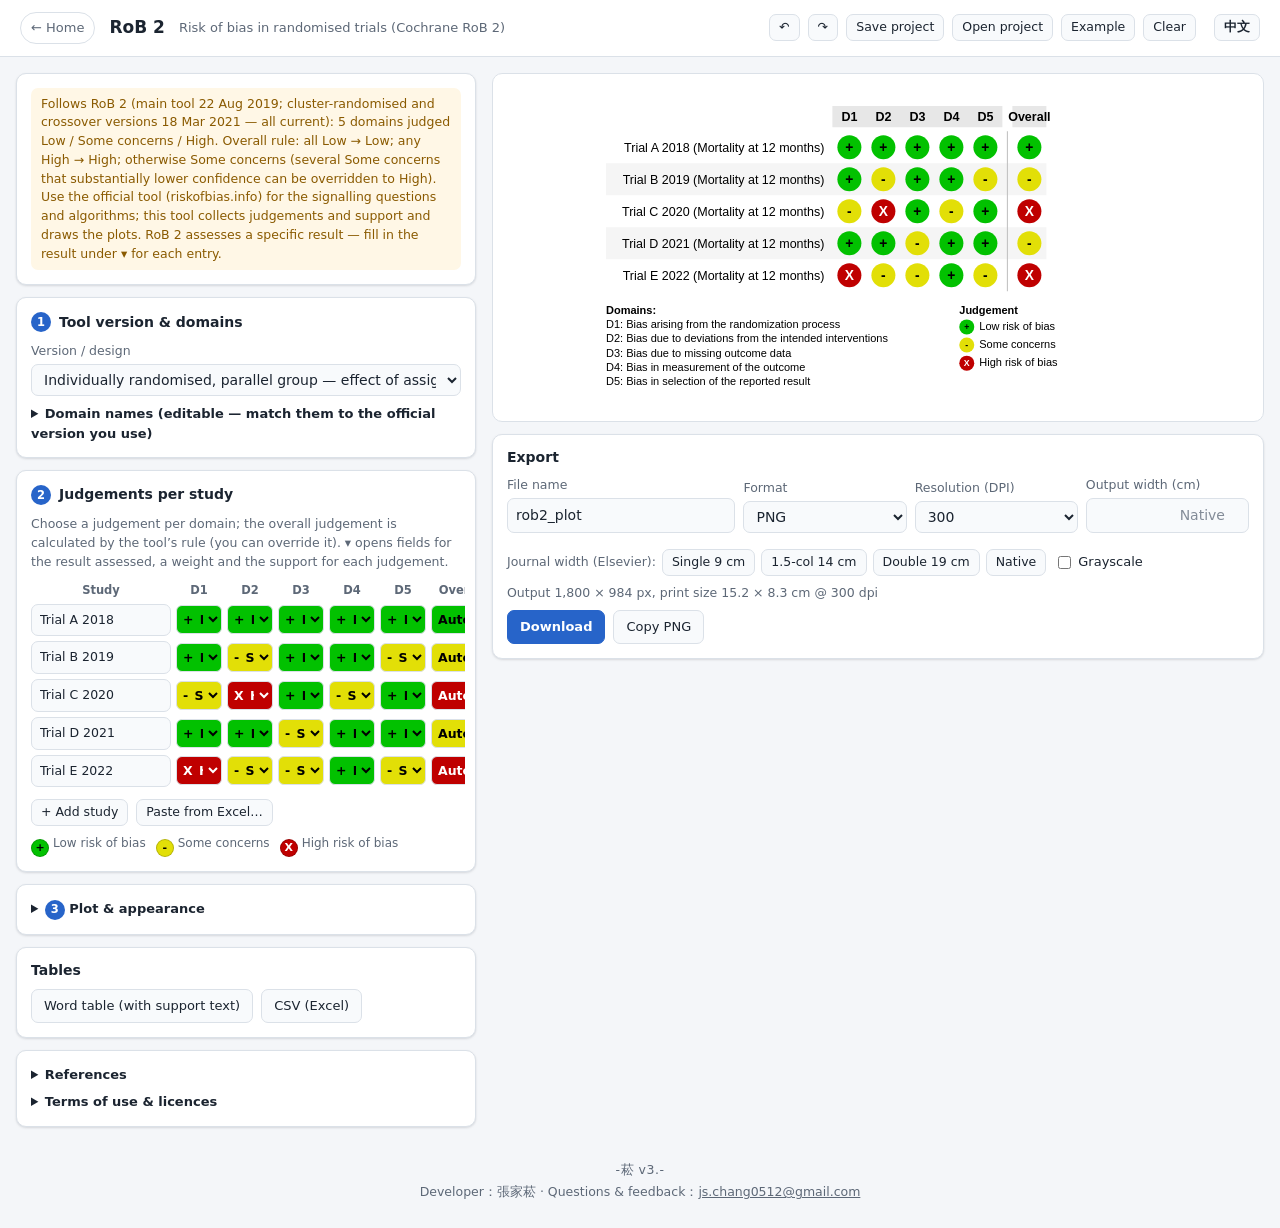
<file: rob2/index.html>
<!doctype html>
<html lang="zh-Hant">
<head>
<meta charset="utf-8">
<meta name="viewport" content="width=device-width, initial-scale=1">
<title>RoB 2</title>
<link rel="stylesheet" href="../shared/style.css?v=20260930a">
</head>
<body>
<div id="app"></div>
<script src="../shared/common.js?v=20260930a"></script>
<script src="../shared/rob.js?v=20260930a"></script>
<script>
const D = (code, name) => ({ code, name });
const D2to5 = [
  D('D2', 'Bias due to deviations from the intended interventions'),
  D('D3', 'Bias due to missing outcome data'),
  D('D4', 'Bias in measurement of the outcome'),
  D('D5', 'Bias in selection of the reported result'),
];
document.getElementById('app').outerHTML = RT.robPage({
  title: 'RoB 2', subZh: '隨機對照試驗偏誤風險評估（Cochrane RoB 2）', subEn: 'Risk of bias in randomised trials (Cochrane RoB 2)',
  noteZh: '依 RoB 2（主版本 2019-08-22；群集與交叉試驗版本 2021-03-18，皆為目前現行版本）：5 個 domain，判斷為 Low／Some concerns／High。整體規則：全部 Low → Low；任一 High → High；其餘有 Some concerns → Some concerns（多個 Some concerns 嚴重影響信心時，可手動改為 High）。各 domain 的 signalling questions 與演算法請使用官方工具（riskofbias.info），此工具負責整理判斷、理由與出圖。RoB 2 評估對象是「特定結果」，請在每筆的 ▾ 內填寫評估的結果。',
  noteEn: 'Follows RoB 2 (main tool 22 Aug 2019; cluster-randomised and crossover versions 18 Mar 2021 — all current): 5 domains judged Low / Some concerns / High. Overall rule: all Low → Low; any High → High; otherwise Some concerns (several Some concerns that substantially lower confidence can be overridden to High). Use the official tool (riskofbias.info) for the signalling questions and algorithms; this tool collects judgements and support and draws the plots. RoB 2 assesses a specific result — fill in the result under ▾ for each entry.',
});
RT.initPage();
RT.robTool({
  key: 'rob2', short: 'RoB 2', filePrefix: 'rob2',
  variants: {
    parallel: { zh: '個別隨機分派、平行組（effect of assignment；2019-08-22 版）', en: 'Individually randomised, parallel group — effect of assignment (22 Aug 2019)', domains: [D('D1', 'Bias arising from the randomization process'), ...D2to5] },
    adhering: { zh: '個別隨機分派、平行組（effect of adhering；2019-08-22 版）', en: 'Individually randomised, parallel group — effect of adhering (22 Aug 2019)', domains: [D('D1', 'Bias arising from the randomization process'), D('D2', 'Bias due to deviations from the intended interventions (effect of adhering to intervention)'), ...D2to5.slice(1)] },
    cluster: { zh: '群集隨機分派（RoB 2 CRT，2021-03-18 版）', en: 'Cluster-randomised trial — RoB 2 CRT (18 Mar 2021)', domains: [D('D1a', 'Bias arising from the randomization process'), D('D1b', 'Bias arising from the timing of identification or recruitment of participants in a cluster-randomized trial'), ...D2to5] },
    crossover: { zh: '交叉試驗（2021-03-18 版）', en: 'Crossover trial (18 Mar 2021)', domains: [D('D1', 'Bias arising from the randomization process'), D('DS', 'Bias arising from period and carryover effects'), ...D2to5] },
  },
  judgments: [
    { v: 'L', label: 'Low risk of bias', zh: '低偏誤風險', sym: '+', color: '#02C100', rank: 0, alias: ['low', 'l'] },
    { v: 'S', label: 'Some concerns', zh: '有些疑慮', sym: '-', color: '#E2DF07', rank: 2, alias: ['some concerns', 'some', 'sc', 'moderate'] },
    { v: 'H', label: 'High risk of bias', zh: '高偏誤風險', sym: 'X', color: '#BF0000', rank: 3, alias: ['high', 'x'] },
  ],
  overall: (vals, J, n) => (vals.includes('H') ? 'H' : vals.includes('S') ? 'S' : 'L'),
  exampleStudies: [
    { name: 'Trial A 2018', j: { D1: 'L', D2: 'L', D3: 'L', D4: 'L', D5: 'L' }, sup: {}, overall: 'auto', result: 'Mortality at 12 months', w: '' },
    { name: 'Trial B 2019', j: { D1: 'L', D2: 'S', D3: 'L', D4: 'L', D5: 'S' }, sup: {}, overall: 'auto', result: 'Mortality at 12 months', w: '' },
    { name: 'Trial C 2020', j: { D1: 'S', D2: 'H', D3: 'L', D4: 'S', D5: 'L' }, sup: {}, overall: 'auto', result: 'Mortality at 12 months', w: '' },
    { name: 'Trial D 2021', j: { D1: 'L', D2: 'L', D3: 'S', D4: 'L', D5: 'L' }, sup: {}, overall: 'auto', result: 'Mortality at 12 months', w: '' },
    { name: 'Trial E 2022', j: { D1: 'H', D2: 'S', D3: 'S', D4: 'L', D5: 'S' }, sup: {}, overall: 'auto', result: 'Mortality at 12 months', w: '' },
  ],
  refs: [RT.REFS.rob2, RT.REFS.rob2V, RT.REFS.riskofbias, RT.REFS.robvis, RT.REFS.libs],
});
</script>
</body>
</html>
</file>
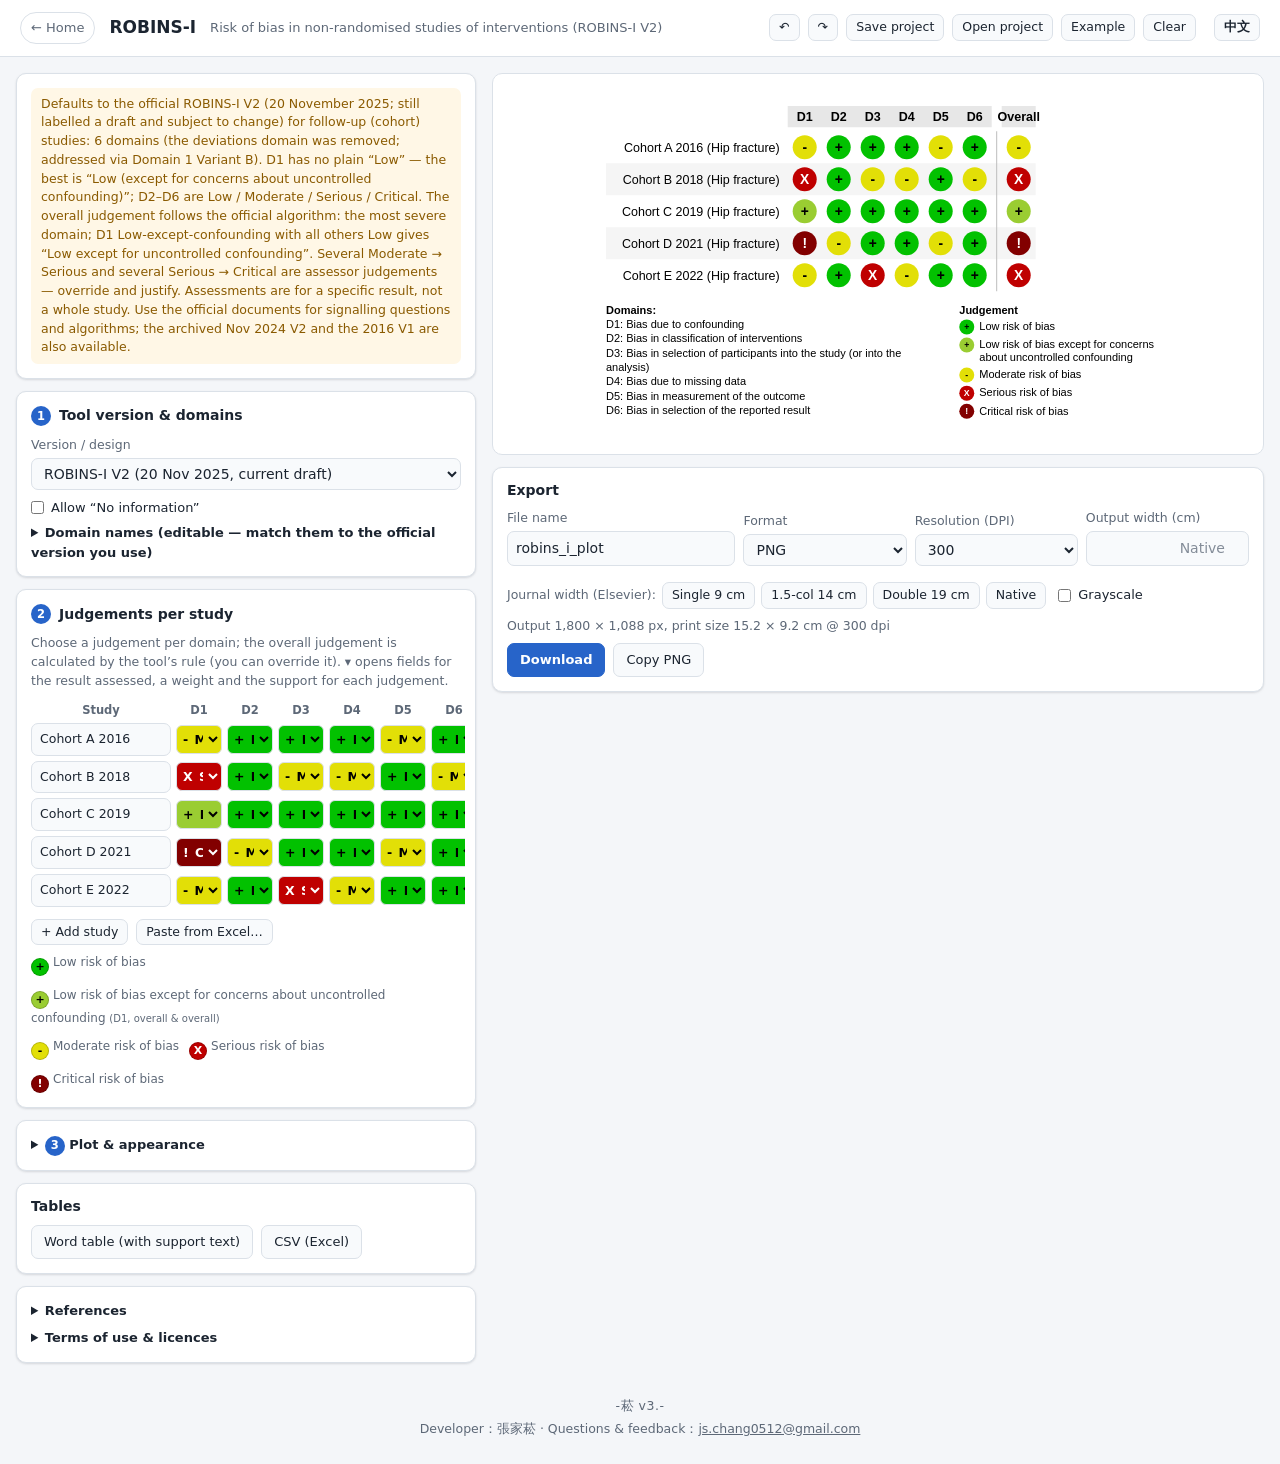
<file: robinsi/index.html>
<!doctype html>
<html lang="zh-Hant">
<head>
<meta charset="utf-8">
<meta name="viewport" content="width=device-width, initial-scale=1">
<title>ROBINS-I</title>
<link rel="stylesheet" href="../shared/style.css?v=20260930a">
</head>
<body>
<div id="app"></div>
<script src="../shared/common.js?v=20260930a"></script>
<script src="../shared/rob.js?v=20260930a"></script>
<script>
const D = (code, name) => ({ code, name });
document.getElementById('app').outerHTML = RT.robPage({
  title: 'ROBINS-I', subZh: '非隨機介入研究偏誤風險評估（ROBINS-I V2）', subEn: 'Risk of bias in non-randomised studies of interventions (ROBINS-I V2)',
  noteZh: '預設為官方 ROBINS-I V2（2025 年 11 月 20 日版，官方標示仍為草案、可能再修訂），適用於追蹤（世代）研究：6 個 domain（已移除「偏離預定介入」domain，改由 D1 Variant B 處理）。D1 沒有單純的「Low」，最佳為「Low（除未控制干擾的疑慮外）」；D2–D6 為 Low／Moderate／Serious／Critical。整體判斷依官方演算法：取最嚴重的 domain；D1 為 Low（除干擾外）且其餘皆 Low 時為「Low（除干擾外）」。多個 Moderate 可合併判為 Serious、多個 Serious 可合併判為 Critical，這屬評估者判斷，請手動覆蓋並寫明理由。評估對象是「特定結果」，不是整篇研究。signalling questions 與演算法請使用官方文件；也可切換為 V2 2024 年 11 月封存版或 2016 年 V1。',
  noteEn: 'Defaults to the official ROBINS-I V2 (20 November 2025; still labelled a draft and subject to change) for follow-up (cohort) studies: 6 domains (the deviations domain was removed; addressed via Domain 1 Variant B). D1 has no plain “Low” — the best is “Low (except for concerns about uncontrolled confounding)”; D2–D6 are Low / Moderate / Serious / Critical. The overall judgement follows the official algorithm: the most severe domain; D1 Low-except-confounding with all others Low gives “Low except for uncontrolled confounding”. Several Moderate → Serious and several Serious → Critical are assessor judgements — override and justify. Assessments are for a specific result, not a whole study. Use the official documents for signalling questions and algorithms; the archived Nov 2024 V2 and the 2016 V1 are also available.',
  niToggle: true,
});
RT.initPage();
RT.robTool({
  key: 'robinsi2', short: 'ROBINS-I', filePrefix: 'robins_i',
  variants: {
    v2025: { zh: 'ROBINS-I V2（2025-11-20，現行草案版）', en: 'ROBINS-I V2 (20 Nov 2025, current draft)', domains: [
      D('D1', 'Bias due to confounding'),
      D('D2', 'Bias in classification of interventions'),
      D('D3', 'Bias in selection of participants into the study (or into the analysis)'),
      D('D4', 'Bias due to missing data'),
      D('D5', 'Bias in measurement of the outcome'),
      D('D6', 'Bias in selection of the reported result'),
    ] },
    v2024: { zh: 'ROBINS-I V2（2024-11-22，封存版）', en: 'ROBINS-I V2 (22 Nov 2024, archived)', domains: [
      D('D1', 'Bias due to confounding'),
      D('D2', 'Bias in classification of interventions'),
      D('D3', 'Bias in selection of participants into the study (or into the analysis)'),
      D('D4', 'Bias due to deviations from intended interventions'),
      D('D5', 'Bias due to missing data'),
      D('D6', 'Bias in measurement of the outcome'),
      D('D7', 'Bias in selection of the reported result'),
    ] },
    v1: { zh: 'ROBINS-I V1（2016）', en: 'ROBINS-I V1 (2016)', domains: [
      D('D1', 'Bias due to confounding'),
      D('D2', 'Bias in selection of participants into the study'),
      D('D3', 'Bias in classification of interventions'),
      D('D4', 'Bias due to deviations from intended interventions'),
      D('D5', 'Bias due to missing data'),
      D('D6', 'Bias in measurement of outcomes'),
      D('D7', 'Bias in selection of the reported result'),
    ] },
  },
  judgments: [
    // V2: no plain "Low" for Domain 1 or overall
    { v: 'L', label: 'Low risk of bias', zh: '低偏誤風險', sym: '+', color: '#02C100', rank: 0, alias: ['low', 'l'], allow: (code, variant) => variant === 'v1' || (code !== 'D1' && code !== 'overall') },
    { v: 'LC', label: 'Low risk of bias except for concerns about uncontrolled confounding', zh: '低（除未控制干擾的疑慮外）', sym: '+', color: '#9ACD32', rank: 1, only: ['D1', 'overall'], variants: ['v2025', 'v2024'], alias: ['low except confounding', 'lc', 'low*'] },
    { v: 'M', label: 'Moderate risk of bias', zh: '中度偏誤風險', sym: '-', color: '#E2DF07', rank: 2, alias: ['moderate', 'm'] },
    { v: 'S', label: 'Serious risk of bias', zh: '嚴重偏誤風險', sym: 'X', color: '#BF0000', rank: 3, alias: ['serious', 's'] },
    { v: 'C', label: 'Critical risk of bias', zh: '極嚴重偏誤風險', sym: '!', color: '#820000', rank: 4, alias: ['critical', 'c'] },
    // "No information" is a V1 judgement only (V2 uses NI as a signalling-question response, not a judgement)
    { v: 'NI', label: 'No information', zh: '無資訊', sym: '?', color: '#4EA1F7', rank: 9, optional: true, variants: ['v1'], alias: ['no information', 'ni', 'unclear'] },
  ],
  overall: (vals, J, byCode, variant) => {
    const graded = vals.filter((v) => v !== 'NI');
    const worst = graded.slice().sort((a, b) => J[b].rank - J[a].rank)[0];
    if (variant !== 'v1') {
      // official V2 algorithm (default; several Moderate/Serious may be upgraded by the assessor)
      if (worst === 'C' || worst === 'S' || worst === 'M') return worst;
      if (byCode.D1 === 'LC' && Object.entries(byCode).every(([c, v]) => c === 'D1' || v === 'L')) return 'LC';
      return worst || '';
    }
    // V1 (2016): most severe; "No information" only if nothing is Serious/Critical
    if (worst && J[worst].rank >= 3) return worst;
    if (vals.includes('NI')) return 'NI';
    return worst || '';
  },
  exampleStudies: [
    { name: 'Cohort A 2016', j: { D1: 'M', D2: 'L', D3: 'L', D4: 'L', D5: 'M', D6: 'L' }, sup: {}, overall: 'auto', result: 'Hip fracture', w: '' },
    { name: 'Cohort B 2018', j: { D1: 'S', D2: 'L', D3: 'M', D4: 'M', D5: 'L', D6: 'M' }, sup: {}, overall: 'auto', result: 'Hip fracture', w: '' },
    { name: 'Cohort C 2019', j: { D1: 'LC', D2: 'L', D3: 'L', D4: 'L', D5: 'L', D6: 'L' }, sup: {}, overall: 'auto', result: 'Hip fracture', w: '' },
    { name: 'Cohort D 2021', j: { D1: 'C', D2: 'M', D3: 'L', D4: 'L', D5: 'M', D6: 'L' }, sup: {}, overall: 'auto', result: 'Hip fracture', w: '' },
    { name: 'Cohort E 2022', j: { D1: 'M', D2: 'L', D3: 'S', D4: 'M', D5: 'L', D6: 'L' }, sup: {}, overall: 'auto', result: 'Hip fracture', w: '' },
  ],
  refs: [RT.REFS.robinsi, RT.REFS.robinsiV2, RT.REFS.riskofbias, RT.REFS.robvis, RT.REFS.libs],
});
</script>
</body>
</html>
</file>
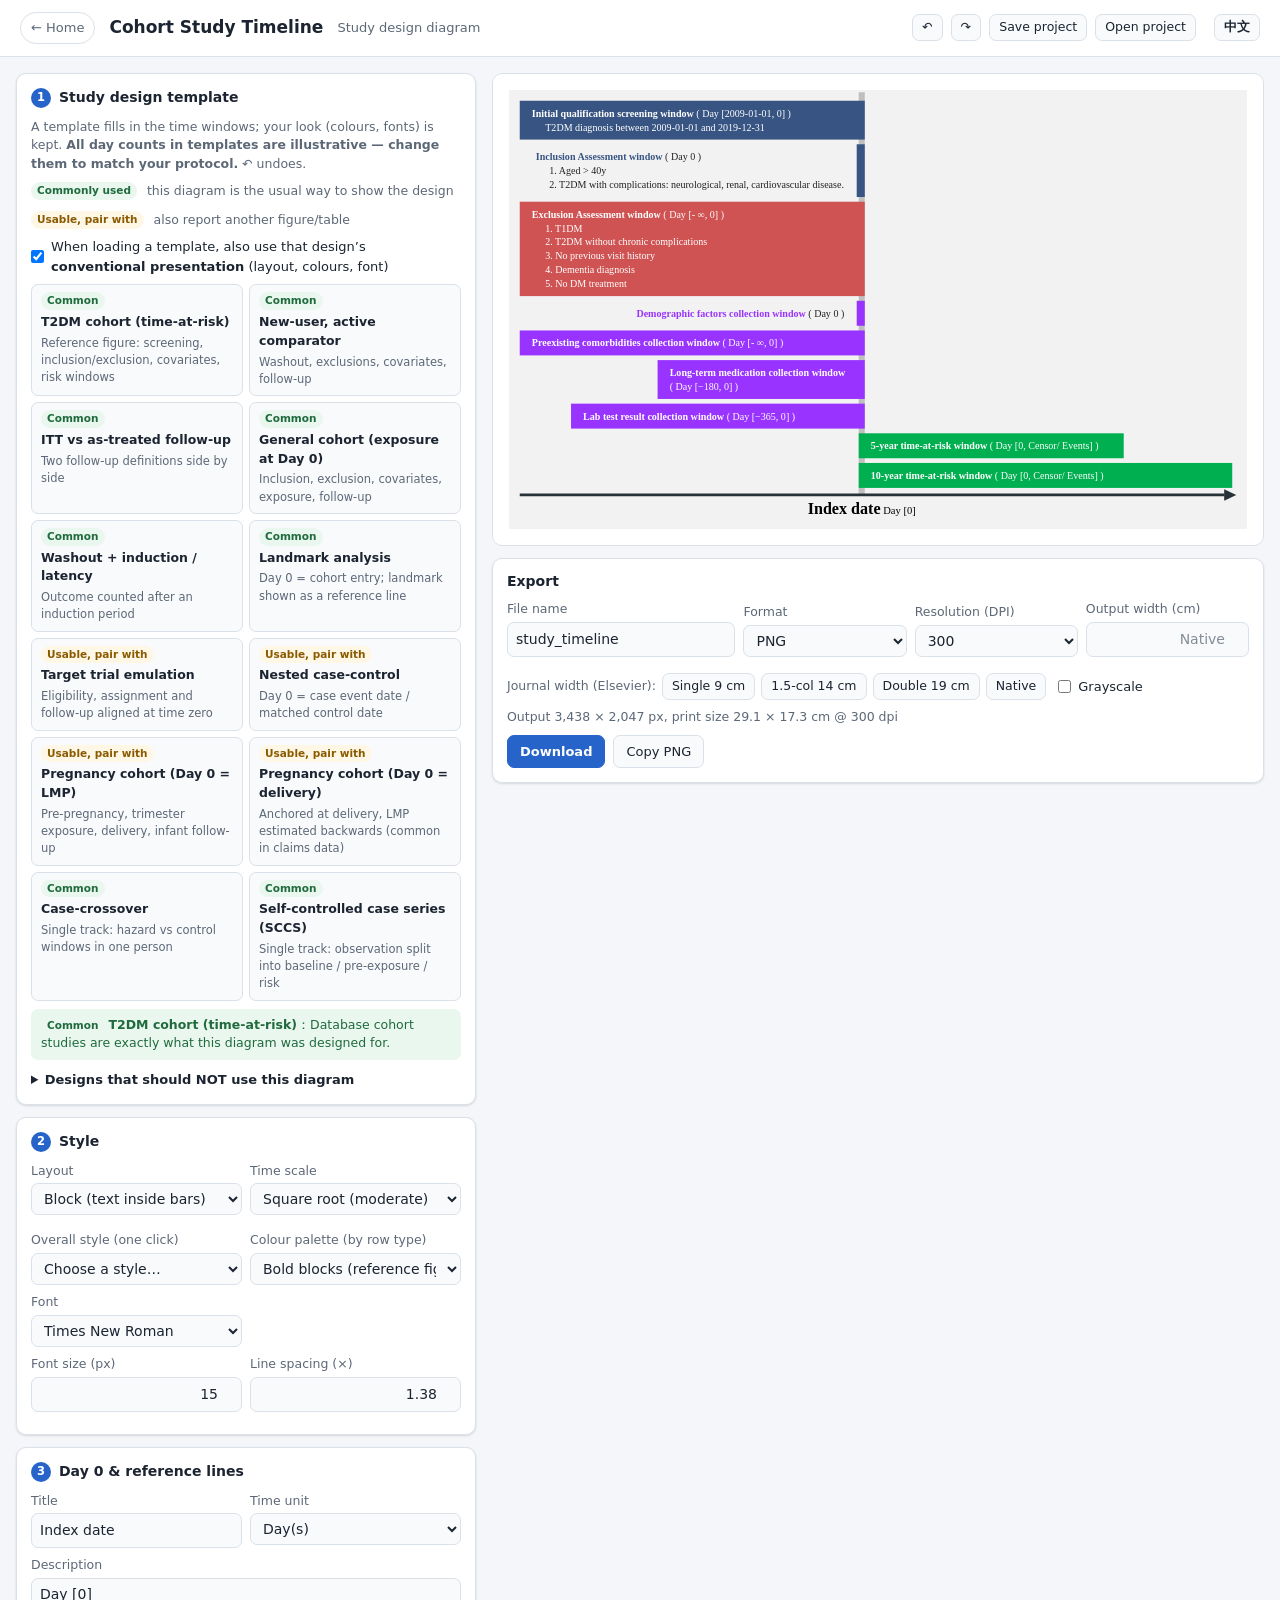
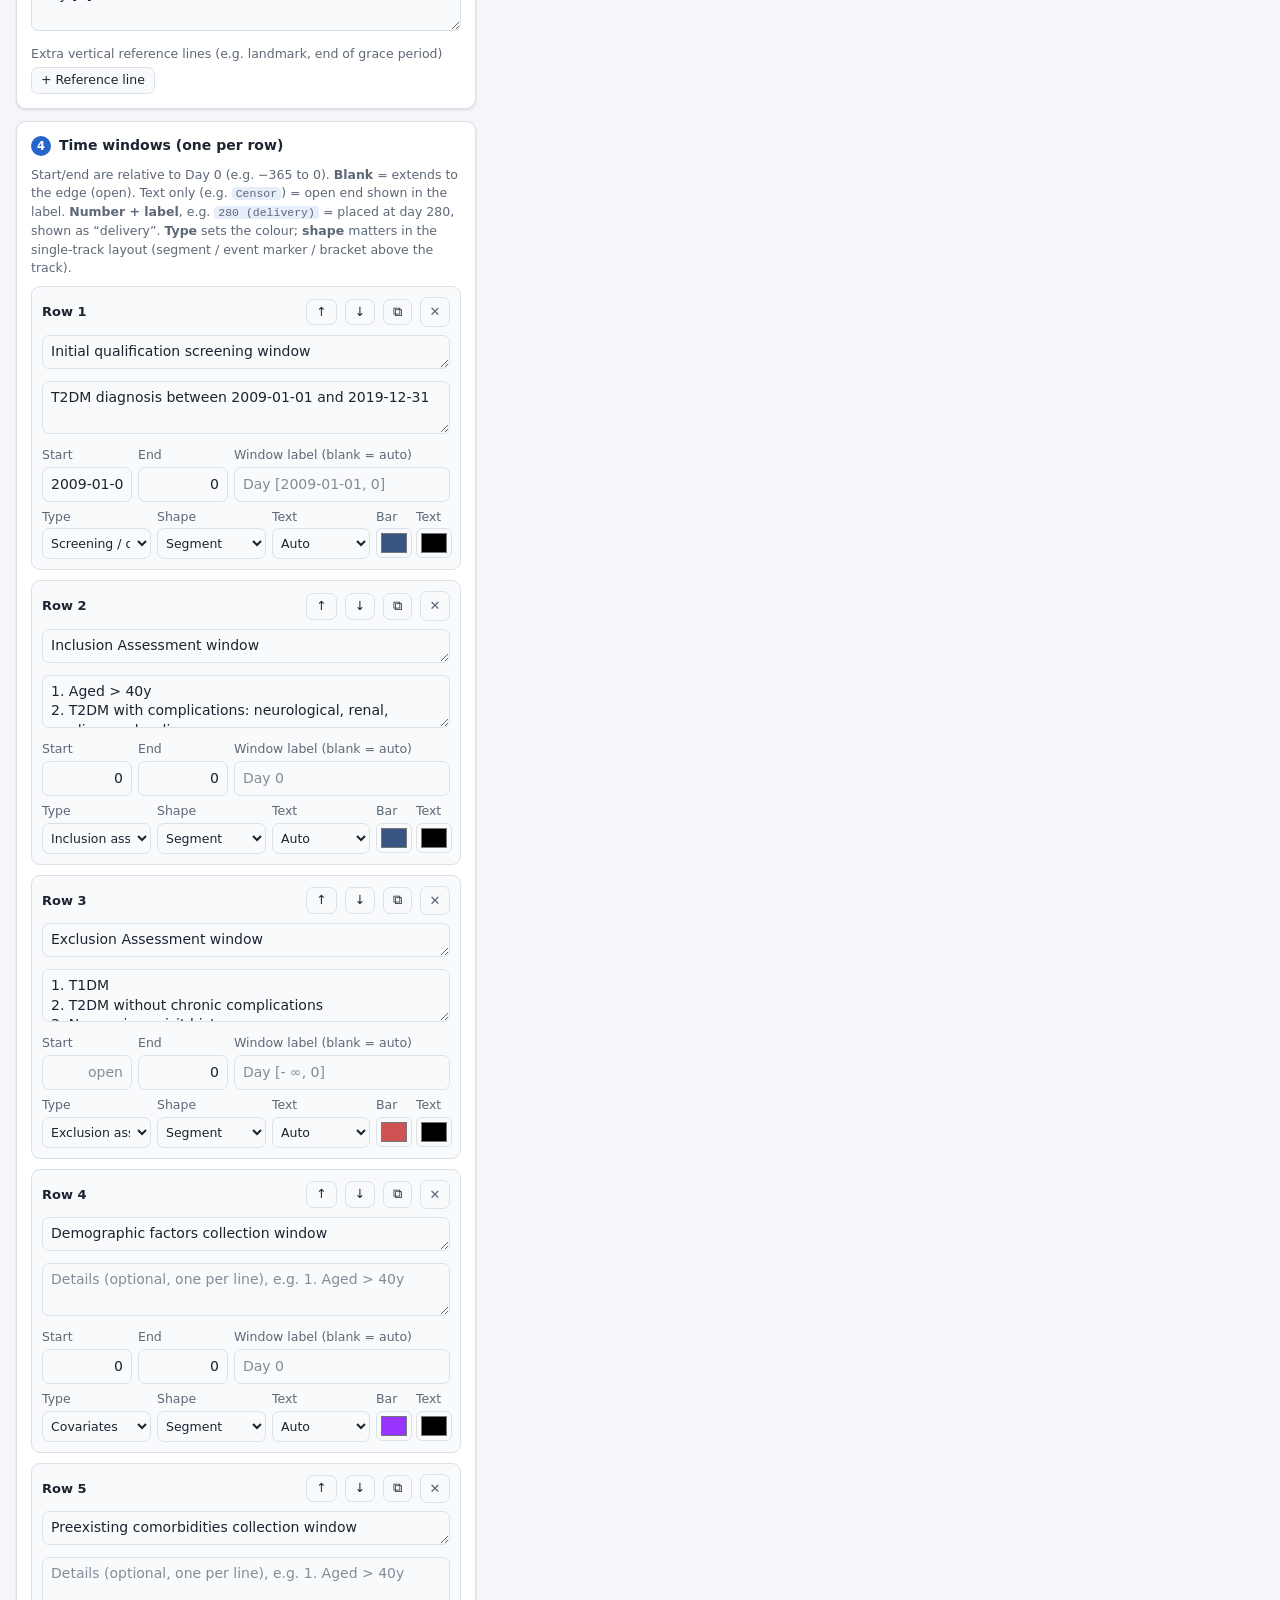
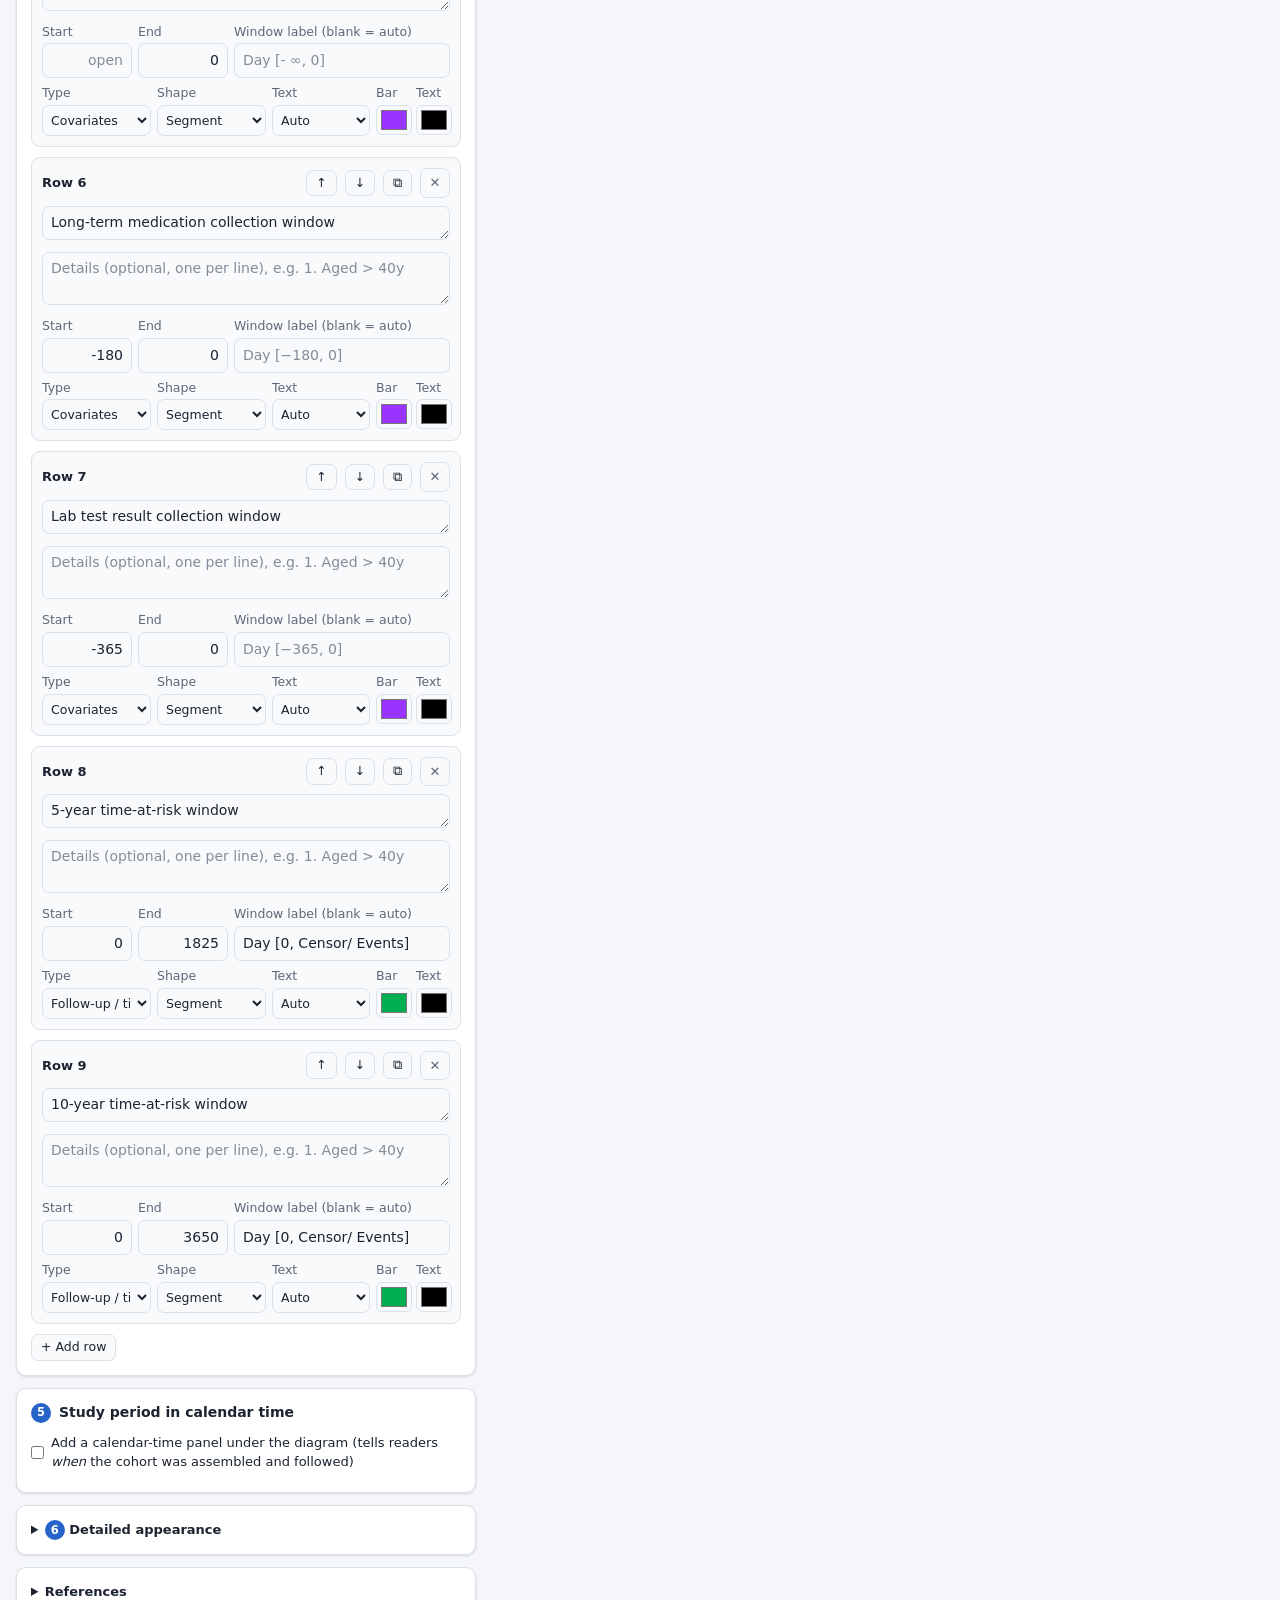
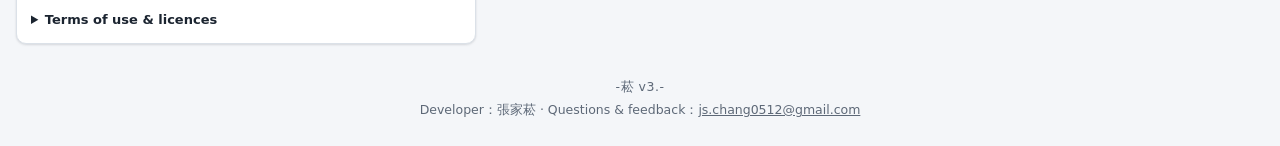
<file: timeline/index.html>
<!doctype html>
<html lang="zh-Hant">
<head>
<meta charset="utf-8">
<meta name="viewport" content="width=device-width, initial-scale=1">
<title data-en="Cohort Study Timeline">Cohort Study Timeline</title>
<link rel="stylesheet" href="../shared/style.css?v=20260930a">
<style>
  .trow3 { display: grid; grid-template-columns: 90px 90px minmax(0, 1fr); gap: 6px; align-items: end; margin-top: 6px; }
  .trow4 { display: grid; grid-template-columns: minmax(0, 1fr) minmax(0, 1fr) minmax(0, .9fr) 34px 34px; gap: 6px; align-items: end; margin-top: 6px; }
  .trow3 .lbl, .trow4 .lbl { margin-bottom: 2px; }
  .trow4 select { padding: 6px 4px; font-size: 12.5px; }
  .block textarea + textarea { margin-top: 6px; }
  .tpl-grid { display: grid; grid-template-columns: repeat(auto-fill, minmax(190px, 1fr)); gap: 6px; }
  .tpl { text-align: left; white-space: normal; flex-direction: column; align-items: flex-start; gap: 3px; padding: 7px 9px; height: 100%; }
  .tpl b { font-size: 12.5px; }
  .tpl span.d { font-size: 11.5px; color: var(--muted); font-weight: 400; }
  .fit { font-size: 10.5px; font-weight: 700; padding: 1px 6px; border-radius: 999px; }
  .fit.good { background: var(--ok-bg); color: var(--ok-text); }
  .fit.ok { background: var(--warn-bg); color: var(--warn-text); }
  .tpl-note { margin-top: 8px; }
  .ref-row { display: grid; grid-template-columns: 90px minmax(0, 1fr) 30px; gap: 6px; margin-bottom: 6px; }
</style>
</head>
<body>
<header class="topbar">
  <a class="back" href="../index.html" data-en="← Home">← 工具首頁</a>
  <h1>Cohort Study Timeline</h1>
  <span class="sub" data-en="Study design diagram">研究設計時間軸（Study design diagram）</span>
  <span class="spacer"></span>
  <div class="btns">
    <button class="small" id="btnUndo" title="復原 (Ctrl+Z)" data-en-title="Undo (Ctrl+Z)">↶</button>
    <button class="small" id="btnRedo" title="重做 (Ctrl+Y)" data-en-title="Redo (Ctrl+Y)">↷</button>
    <button class="small" id="btnSaveJson" title="把目前所有輸入與設定下載成 .json 檔，之後可用「開啟設定檔」繼續編輯或分享給共同作者" data-en-title="Download all inputs and settings as a .json file; reopen it later or share it with co-authors" data-en="Save project">儲存設定檔</button>
    <button class="small" id="btnLoadJson" title="開啟先前儲存的 .json 設定檔，還原所有輸入" data-en-title="Open a previously saved .json project file" data-en="Open project">開啟設定檔</button>
  </div>
</header>

<main class="tool">
  <section id="form">
    <div class="card">
      <h2><span class="step-no">1</span> <span data-en="Study design template">研究設計範本</span></h2>
      <p class="hint" data-en="A template fills in the time windows; your look (colours, fonts) is kept. <b>All day counts in templates are illustrative — change them to match your protocol.</b> ↶ undoes.">範本只替換時間窗內容，外觀（配色、字型）會保留。<b>範本中的天數都是示意值，請依你的研究計畫修改。</b>按 ↶ 可復原。</p>
      <div class="btns" style="gap:10px;margin-bottom:8px"><span class="fit good" data-en="Commonly used">常用</span><span class="hint" style="margin:0" data-en="this diagram is the usual way to show the design">此圖是該設計的慣用呈現</span><span class="fit ok" data-en="Usable, pair with">可用，需搭配</span><span class="hint" style="margin:0" data-en="also report another figure/table">還需要搭配其他圖表</span></div>
      <label class="check" style="margin:0 0 8px"><input type="checkbox" data-k="useConv"> <span data-en="When loading a template, also use that design’s <b>conventional presentation</b> (layout, colours, font)">載入範本時，同時套用該設計的<b>學術慣用呈現</b>（版面、配色、字型）</span></label>
      <div class="tpl-grid" id="tplGrid"></div>
      <div id="tplNote" class="tpl-note"></div>
      <details style="margin-top:10px">
        <summary data-en="Designs that should NOT use this diagram">哪些設計不適合用這種圖？</summary>
        <ul class="hint" style="margin:4px 0 0;padding-left:18px">
          <li data-en="<b>Randomised trials</b>: CONSORT flow diagram + SPIRIT schedule of enrolment, interventions and assessments."><b>隨機對照試驗</b>：CONSORT 流程圖＋SPIRIT 收案／介入／評估時程表。</li>
          <li data-en="<b>Cross-sectional studies</b>: no time windows — a selection flowchart is enough (Cohort flow tool)."><b>橫斷研究</b>：沒有時間窗，用選取流程圖即可（可用 Cohort 流程圖工具）。</li>
          <li data-en="<b>Interrupted time series / difference-in-differences</b>: calendar-time plots of the outcome with the intervention date marked."><b>中斷時間序列／差異中的差異</b>：以日曆時間為橫軸畫結果趨勢並標示介入日。</li>
          <li data-en="<b>Systematic reviews</b>: PRISMA flow diagram (PRISMA tool)."><b>系統性回顧</b>：PRISMA 流程圖（PRISMA 工具）。</li>
          <li data-en="<b>Diagnostic accuracy studies</b>: STARD flow diagram."><b>診斷準確度研究</b>：STARD 流程圖。</li>
        </ul>
      </details>
    </div>

    <div class="card">
      <h2><span class="step-no">2</span> <span data-en="Style">樣式</span></h2>
      <div class="grid2">
        <label class="field"><span data-en="Layout">版面</span><select data-k="style">
          <option value="block" data-en="Block (text inside bars)">區塊式（文字在色條內）</option>
          <option value="classic" data-en="Classic (label column)">經典（左側標籤欄）</option>
          <option value="track" data-en="Single track (case-crossover, SCCS)">單軌時間線（case-crossover、SCCS）</option></select></label>
        <label class="field"><span data-en="Time scale">時間比例</span><select data-k="scale">
          <option value="sqrt" data-en="Square root (moderate)">平方根（適中壓縮）</option>
          <option value="linear" data-en="Linear (true proportions)">線性（實際比例）</option>
          <option value="log" data-en="Log (strong compression)">對數（強壓縮）</option>
          <option value="equal" data-en="Equal spacing">等距（依時間點排序）</option></select></label>
        <label class="field"><span data-en="Overall style (one click)">整體風格（一鍵套用）</span><select id="themeSel"></select></label>
        <label class="field"><span data-en="Colour palette (by row type)">配色（依列類型上色）</span><select id="paletteSel"></select></label>
      </div>
      <div id="fontFields"></div>
    </div>

    <div class="card">
      <h2><span class="step-no">3</span> <span data-en="Day 0 &amp; reference lines">Day 0 與參考線</span></h2>
      <div class="grid2">
        <label class="field"><span data-en="Title">標題</span><input data-k="day0Title"></label>
        <label class="field"><span data-en="Time unit">時間單位</span><select data-k="unit"><option value="Days">Day(s)</option><option value="Weeks">Week(s)</option><option value="Months">Month(s)</option><option value="Years">Year(s)</option></select></label>
      </div>
      <label class="field"><span data-en="Description">說明文字</span><textarea data-k="day0Text" rows="2"></textarea></label>
      <div class="lbl" data-en="Extra vertical reference lines (e.g. landmark, end of grace period)">其他垂直參考線（例如 landmark、grace period 結束）</div>
      <div id="refLines"></div>
      <button class="small" id="addRef" data-en="+ Reference line">＋ 參考線</button>
    </div>

    <div class="card">
      <h2><span class="step-no">4</span> <span data-en="Time windows (one per row)">時間窗（每一列）</span></h2>
      <p class="hint" data-en="Start/end are relative to Day 0 (e.g. −365 to 0). <b>Blank</b> = extends to the edge (open). Text only (e.g. <code>Censor</code>) = open end shown in the label. <b>Number + label</b>, e.g. <code>280 (delivery)</code> = placed at day 280, shown as “delivery”. <b>Type</b> sets the colour; <b>shape</b> matters in the single-track layout (segment / event marker / bracket above the track).">起訖為相對 Day 0 的時間（例：−365 到 0）。<b>留空</b>＝延伸到邊緣（開放）。<b>只填文字</b>（如 <code>Censor</code>）＝開放端點並顯示在區間文字。<b>數字＋說明</b>（如 <code>280 (delivery)</code>）＝放在第 280 天、顯示為「delivery」。<b>類型</b>決定配色；<b>形狀</b>用於單軌版面（色段／事件標記／軌道上方的括號區間）。</p>
      <div id="rows"></div>
      <button class="small" id="addRow" data-en="+ Add row">＋ 新增一列</button>
    </div>

    <div class="card">
      <h2><span class="step-no">5</span> <span data-en="Study period in calendar time">研究期間（日曆時間）</span></h2>
      <label class="check" style="margin-top:0"><input type="checkbox" data-k="cal.on"> <span data-en="Add a calendar-time panel under the diagram (tells readers <i>when</i> the cohort was assembled and followed)">在設計圖下方加上日曆時間面板（讓讀者知道世代<i>何時</i>收案與追蹤）</span></label>
      <div data-show="cal.on">
        <label class="field"><span data-en="Panel title">面板標題</span><input data-k="cal.title"></label>
        <p class="hint" data-en="Dates as <code>YYYY</code>, <code>YYYY-MM</code> or <code>YYYY-MM-DD</code>. A row with only a start date (or shape “event”) is drawn as a point marker. <b>Replace the example dates with your study’s.</b>">日期格式 <code>YYYY</code>、<code>YYYY-MM</code> 或 <code>YYYY-MM-DD</code>。只填起點（或形狀選「事件標記」）會畫成時間點標記。<b>範例日期請換成你研究的實際日期。</b></p>
        <div id="calRows"></div>
        <button class="small" id="addCal" data-en="+ Add period">＋ 新增期間</button>
      </div>
    </div>

    <div class="card">
      <details>
        <summary><span class="step-no" style="display:inline-grid">6</span> <span data-en="Detailed appearance">細部外觀</span></summary>
        <div class="sub-h" data-en="Bars">色條</div>
        <div class="grid2">
          <label class="field"><span data-en="Corner radius (px)">圓角 (px)</span><input type="number" data-k="barR" min="0" max="30" step="1"></label>
          <label class="field"><span data-en="Border width (px, 0 = none)">框線粗細（0＝無）</span><input type="number" data-k="barBW" min="0" max="6" step="0.1"></label>
          <label class="field"><span data-en="Border colour">框線顏色</span><input type="color" data-k="barBC" style="width:100%"></label>
          <label class="field" data-show="style=classic|track"><span data-en="Bar height">色條高度</span><input type="number" data-k="barH" min="8" max="60" step="1"></label>
        </div>
        <label class="check"><input type="checkbox" data-k="titleBold"> <span data-en="Bold row titles">列標題粗體</span></label>
        <label class="check"><input type="checkbox" data-k="winItalic"> <span data-en="Italic window labels">區間文字斜體</span></label>
        <label class="check"><input type="checkbox" data-k="gray"> <span data-en="Grayscale output">灰階輸出</span></label>
        <label class="check" data-show="style=track"><input type="checkbox" data-k="trackTicks"> <span data-en="Day numbers under the track">軌道下方標示天數刻度</span></label>
        <div class="sub-h" data-en="Size &amp; spacing">尺寸與間距</div>
        <div class="grid2">
          <label class="field" data-show="style=block|track"><span data-en="Figure width (px)">圖寬 (px)</span><input type="number" data-k="blockW" min="500" max="2400" step="10"></label>
          <label class="field" data-show="style=block"><span data-en="Day 0 position (% width)">Day 0 位置（% 圖寬）</span><input type="number" data-k="day0Pos" min="15" max="85" step="1"></label>
          <label class="field" data-show="style=classic"><span data-en="Label column width">標籤欄寬度</span><input type="number" data-k="labelW" min="100" max="500" step="10"></label>
          <label class="field" data-show="style=classic"><span data-en="Timeline width">時間軸寬度</span><input type="number" data-k="plotW" min="300" max="1200" step="10"></label>
          <label class="field" data-show="style=block|classic"><span data-en="Row gap (px)">列間距 (px)</span><input type="number" data-k="rowGap" min="0" max="60" step="1"></label>
          <label class="field" data-show="style=block"><span data-en="Text padding (px)">文字內距 (px)</span><input type="number" data-k="padX" min="2" max="60" step="1"></label>
          <label class="field" data-show="style=block"><span data-en="Detail indent (px)">細項縮排 (px)</span><input type="number" data-k="indent" min="0" max="80" step="1"></label>
          <label class="field" data-show="style=classic"><span data-en="Label alignment">標籤對齊</span><select data-k="labelAlign"><option value="left" data-en="Left">靠左</option><option value="right" data-en="Right (next to bars)">靠右（貼近色條）</option></select></label>
        </div>
        <div class="sub-h" data-en="Day 0 line, reference lines &amp; axis">Day 0 線、參考線與時間軸</div>
        <div class="grid2">
          <label class="field"><span data-en="Day 0 line colour">Day 0 線顏色</span><input type="color" data-k="d0Color" style="width:100%"></label>
          <label class="field"><span data-en="Day 0 line width">Day 0 線寬</span><input type="number" data-k="d0W" min="0.5" max="30" step="0.5"></label>
          <label class="field"><span data-en="Day 0 line style">Day 0 線型</span><select data-k="d0Dash"><option value="solid" data-en="Solid">實線</option><option value="dash" data-en="Dashed">虛線</option><option value="dot" data-en="Dotted">點線</option></select></label>
          <label class="field"><span data-en="Reference line colour">參考線顏色</span><input type="color" data-k="refColor" style="width:100%"></label>
          <label class="field" data-show="style=block|track"><span data-en="Axis colour">時間軸顏色</span><input type="color" data-k="axisColor" style="width:100%"></label>
          <label class="field" data-show="style=block|track"><span data-en="Axis width">時間軸線寬</span><input type="number" data-k="axisW" min="0.5" max="12" step="0.5"></label>
          <label class="field" data-show="style=block|track"><span data-en="Day 0 title size (× font)">Day 0 標題大小（× 字級）</span><input type="number" data-k="titleScale" min="0.8" max="3" step="0.1"></label>
          <label class="field" data-show="style=block|track"><span data-en="Background">背景顏色</span><input type="color" data-k="bgColor" style="width:100%"></label>
        </div>
        <label class="check" data-show="style=block|track"><input type="checkbox" data-k="bgOn"> <span data-en="Use background colour">使用背景顏色</span></label>
        <label class="check" data-show="style=block|track"><input type="checkbox" data-k="axis"> <span data-en="Axis arrow">時間軸箭頭</span></label>
        <label class="check" data-show="style=block"><input type="checkbox" data-k="d0Top"> <span data-en="Day 0 box at the top (Schneeweiss style) instead of a title under the axis">Day 0 方框放在頂端（Schneeweiss 風格），而非軸下方標題</span></label>
        <label class="check" data-show="style=classic"><input type="checkbox" data-k="center0"> <span data-en="Centre Day 0 (non-linear scales)">Day 0 置中（非線性比例時）</span></label>
        <label class="check" data-show="style=classic"><input type="checkbox" data-k="stripes"> <span data-en="Zebra row background">列背景斑馬紋</span></label>
        <div class="sub-h" data-en="Window labels">區間文字</div>
        <div class="grid2">
          <label class="field"><span data-en="Open start text">開放起點文字</span><input data-k="openL"></label>
          <label class="field"><span data-en="Open end text">開放終點文字</span><input data-k="openR"></label>
        </div>
        <label class="check"><input type="checkbox" data-k="showWin"> <span data-en="Show window labels">顯示區間文字</span></label>
        <label class="check" data-show="style=block"><input type="checkbox" data-k="winParen"> <span data-en="Wrap in parentheses “( Day [a, b] )”">加括號「( Day [a, b] )」</span></label>
        <label class="field"><span data-en="Footnote (optional)">註腳（選填）</span><textarea data-k="footnote" rows="3"></textarea></label>
      </details>
    </div>
    <div class="card" id="refs"></div>
  </section>

  <section class="preview-col">
    <div class="paper" id="preview"></div>
    <div class="card" id="export"></div>
  </section>
</main>

<script src="../shared/common.js?v=20260930a"></script>
<script>
const T = RT.t;
const KEY = 'timeline5';

/* ---------------- row types, shapes & palettes ---------------- */
const KINDS = [
  ['screen', '篩選／資格', 'Screening / qualification'],
  ['incl', '納入評估', 'Inclusion assessment'],
  ['excl', '排除評估', 'Exclusion assessment'],
  ['wash', '洗除期', 'Washout'],
  ['cov', '共變項', 'Covariates'],
  ['expo', '暴露', 'Exposure'],
  ['fu', '追蹤／風險期', 'Follow-up / time at risk'],
  ['out', '結果／事件', 'Outcome / event'],
  ['other', '其他', 'Other'],
];
const SHAPES = () => [['bar', T('色段', 'Segment')], ['event', T('事件標記', 'Event marker')], ['bracket', T('括號區間', 'Bracket')]];
const PALETTES = {
  bold: { zh: '粗色塊（參考圖）', en: 'Bold blocks (reference figure)', c: { screen: '#375482', incl: '#375482', excl: '#D05353', wash: '#7F7F7F', cov: '#9933FF', expo: '#ED7D31', fu: '#00B050', out: '#C00000', other: '#1F9C9C' } },
  pastel: { zh: '柔和粉彩（Schneeweiss / REPEAT）', en: 'Soft pastel (Schneeweiss / REPEAT)', c: { screen: '#E7E6E6', incl: '#F4CCCC', excl: '#F4CCCC', wash: '#D9D2E9', cov: '#CFE2F3', expo: '#FCE5CD', fu: '#D9EAD3', out: '#EAD1DC', other: '#FFF2CC' } },
  okabe: { zh: '色盲友善（Okabe–Ito）', en: 'Colour-blind safe (Okabe–Ito)', c: { screen: '#0072B2', incl: '#56B4E9', excl: '#D55E00', wash: '#999999', cov: '#CC79A7', expo: '#E69F00', fu: '#009E73', out: '#F0E442', other: '#8C8C8C' } },
  tableau: { zh: '現代（Tableau 10）', en: 'Modern (Tableau 10)', c: { screen: '#4E79A7', incl: '#76B7B2', excl: '#E15759', wash: '#BAB0AC', cov: '#B07AA1', expo: '#F28E2B', fu: '#59A14F', out: '#EDC948', other: '#9C755F' } },
  blues: { zh: '單色藍', en: 'Blue monochrome', c: { screen: '#1F3B57', incl: '#2E5C8A', excl: '#3E7CB1', wash: '#9DB9D5', cov: '#6A9BC9', expo: '#1D4E89', fu: '#5B8DB8', out: '#0B2545', other: '#BCD2E8' } },
  gray: { zh: '灰階（期刊黑白）', en: 'Grayscale (print)', c: { screen: '#595959', incl: '#7F7F7F', excl: '#A6A6A6', wash: '#D9D9D9', cov: '#BFBFBF', expo: '#404040', fu: '#8C8C8C', out: '#262626', other: '#E7E6E6' } },
  outline: { zh: '白底線框', en: 'White outline', c: { screen: '#FFFFFF', incl: '#FFFFFF', excl: '#FFFFFF', wash: '#FFFFFF', cov: '#FFFFFF', expo: '#FFFFFF', fu: '#FFFFFF', out: '#FFFFFF', other: '#FFFFFF' } },
};
const THEMES = {
  schneeweiss: { zh: 'Schneeweiss / REPEAT 設計圖風格', en: 'Schneeweiss / REPEAT design-diagram style', palette: 'pastel',
    s: { style: 'block', st: { font: 'Arial', fontSize: 13, lh: 1.3 }, bgOn: false, barR: 0, barBW: 0.8, barBC: '#555555', titleBold: true, winItalic: false, d0Top: true, d0Color: '#000000', d0W: 1.5, d0Dash: 'solid', axis: false, winParen: true, day0Pos: 55 } },
  track: { zh: '單軌學術風（灰階、Arial）', en: 'Single-track academic (grayscale, Arial)', palette: 'gray',
    s: { style: 'track', st: { font: 'Arial', fontSize: 13, lh: 1.3 }, bgOn: false, barR: 0, barBW: 0.8, barBC: '#333333', titleBold: true, winItalic: false, d0Color: '#000000', d0W: 1.5, d0Dash: 'dash', axis: true, axisColor: '#333333', trackTicks: true } },
  ref: { zh: '參考圖風格（深色色塊、灰底、Times）', en: 'Reference figure (bold blocks, grey background, Times)', palette: 'bold',
    s: { style: 'block', st: { font: 'Times New Roman', fontSize: 15, lh: 1.38 }, bgOn: true, bgColor: '#F2F2F2', barR: 0, barBW: 0, titleBold: true, winItalic: false, d0Top: false, d0Color: '#BFBFBF', d0W: 9, d0Dash: 'solid', axis: true, axisColor: '#263238', winParen: true, day0Pos: 48 } },
  repeat: { zh: '學術經典（Schneeweiss / REPEAT）', en: 'Academic classic (Schneeweiss / REPEAT)', palette: 'pastel',
    s: { style: 'classic', st: { font: 'Arial', fontSize: 13, lh: 1.3 }, barR: 0, barBW: 0.9, barBC: '#333333', titleBold: false, winItalic: false, d0Color: '#000000', d0W: 1.2, d0Dash: 'dash', labelAlign: 'left' } },
  modern: { zh: '現代圓角（白底、Calibri）', en: 'Modern rounded (white, Calibri)', palette: 'tableau',
    s: { style: 'block', st: { font: 'Calibri', fontSize: 14, lh: 1.35 }, bgOn: false, barR: 7, barBW: 0, titleBold: true, winItalic: false, d0Top: false, day0Pos: 48, d0Color: '#9AA5B1', d0W: 4, d0Dash: 'solid', axis: true, axisColor: '#52606D', winParen: false } },
  okabe: { zh: '色盲友善（Okabe–Ito）', en: 'Colour-blind safe (Okabe–Ito)', palette: 'okabe',
    s: { style: 'block', st: { font: 'Arial', fontSize: 14, lh: 1.35 }, bgOn: false, barR: 3, barBW: 0, titleBold: true, winItalic: false, d0Top: false, day0Pos: 48, d0Color: '#555555', d0W: 3, d0Dash: 'dash', axis: true, axisColor: '#333333', winParen: true } },
  mono: { zh: '期刊黑白（灰階、細框）', en: 'Journal black & white', palette: 'gray',
    s: { style: 'classic', st: { font: 'Arial', fontSize: 13, lh: 1.3 }, barR: 0, barBW: 0.9, barBC: '#000000', titleBold: false, winItalic: false, d0Color: '#000000', d0W: 1.2, d0Dash: 'dash', labelAlign: 'left' } },
  blue: { zh: '單色藍（簡報風）', en: 'Blue monochrome (slides)', palette: 'blues',
    s: { style: 'block', st: { font: 'Segoe UI', fontSize: 14, lh: 1.35 }, bgOn: false, barR: 4, barBW: 0, titleBold: true, winItalic: true, d0Top: false, day0Pos: 48, d0Color: '#1F3B57', d0W: 2.5, d0Dash: 'dot', axis: true, axisColor: '#1F3B57', winParen: false } },
  outline: { zh: '白底線框（最省墨）', en: 'White outline (ink-saving)', palette: 'outline',
    s: { style: 'classic', st: { font: 'Arial', fontSize: 13, lh: 1.3 }, barR: 3, barBW: 1.2, barBC: '#000000', titleBold: true, winItalic: false, d0Color: '#000000', d0W: 1.2, d0Dash: 'dash', labelAlign: 'left' } },
};

/* ---------------- study-design templates (content only) ---------------- */
const row = (o) => Object.assign({ label: '', details: '', s: '', e: '0', win: '', kind: 'other', shape: 'bar', color: '', pos: 'auto', tcolor: '' }, o);
const TEMPLATES = {
  t2dm: {
    zh: 'T2DM 世代（time-at-risk）', en: 'T2DM cohort (time-at-risk)', dzh: '參考圖範例：篩選、納入／排除、共變項、風險期', den: 'Reference figure: screening, inclusion/exclusion, covariates, risk windows',
    fit: 'good', nzh: '資料庫世代研究正是這種圖的原本用途。', nen: 'Database cohort studies are exactly what this diagram was designed for.',
    scale: 'sqrt', unit: 'Days', openL: '- ∞', openR: 'Censor/ Events', day0Title: 'Index date', day0Text: 'Day [0]', footnote: '',
    rows: [
      row({ kind: 'screen', label: 'Initial qualification screening window', details: 'T2DM diagnosis between 2009-01-01 and 2019-12-31', s: '2009-01-01', e: '0' }),
      row({ kind: 'incl', label: 'Inclusion Assessment window', details: '1. Aged > 40y\n2. T2DM with complications: neurological, renal, cardiovascular disease.', s: '0', e: '0' }),
      row({ kind: 'excl', label: 'Exclusion Assessment window', details: '1. T1DM\n2. T2DM without chronic complications\n3. No previous visit history\n4. Dementia diagnosis\n5. No DM treatment', s: '', e: '0' }),
      row({ kind: 'cov', label: 'Demographic factors collection window', s: '0', e: '0' }),
      row({ kind: 'cov', label: 'Preexisting comorbidities collection window', s: '', e: '0' }),
      row({ kind: 'cov', label: 'Long-term medication collection window', s: '-180', e: '0' }),
      row({ kind: 'cov', label: 'Lab test result collection window', s: '-365', e: '0' }),
      row({ kind: 'fu', label: '5-year time-at-risk window', s: '0', e: '1825', win: 'Day [0, Censor/ Events]' }),
      row({ kind: 'fu', label: '10-year time-at-risk window', s: '0', e: '3650', win: 'Day [0, Censor/ Events]' }),
    ],
  },
  acnu: {
    zh: 'New-user active comparator', en: 'New-user, active comparator', dzh: 'Washout、排除、共變項、追蹤', den: 'Washout, exclusions, covariates, follow-up',
    fit: 'good', nzh: '藥物流行病學最常見的設計；此圖是慣用呈現。', nen: 'The most common pharmacoepidemiology design; this diagram is the usual presentation.',
    scale: 'sqrt', unit: 'Days', openL: 'all available data', openR: 'censoring*', day0Title: 'Day 0', day0Text: 'Cohort entry date (first dispensing of drug A or drug B)',
    footnote: '* Censoring at the earliest of: outcome, death, disenrollment, treatment discontinuation or switching (+30-day grace period), or end of the study period.',
    rows: [
      row({ kind: 'wash', label: 'Washout window', details: 'No use of drug A or drug B', s: '-365', e: '-1' }),
      row({ kind: 'excl', label: 'Exclusion assessment window', details: 'Age < 18, prior cancer, dialysis', s: '-365', e: '0' }),
      row({ kind: 'excl', label: 'Exclusion assessment window', details: 'Prior history of the outcome', s: '', e: '-1' }),
      row({ kind: 'cov', label: 'Covariate assessment window', details: 'Comorbidities, co-medications, healthcare use', s: '-365', e: '-1' }),
      row({ kind: 'expo', label: 'Exposure assessment window', s: '0', e: '0' }),
      row({ kind: 'fu', label: 'Follow-up window', s: '1', e: '' }),
    ],
  },
  itt: {
    zh: 'ITT 與 as-treated 追蹤', en: 'ITT vs as-treated follow-up', dzh: '同一世代兩種追蹤定義並列', den: 'Two follow-up definitions side by side',
    fit: 'good', nzh: '並列兩種追蹤定義，常見於主分析＋敏感度分析。', nen: 'Shows two follow-up definitions — common for main + sensitivity analyses.',
    scale: 'sqrt', unit: 'Days', openL: 'all available data', openR: 'censoring', day0Title: 'Day 0', day0Text: 'Treatment initiation',
    footnote: 'ITT: follow-up regardless of subsequent treatment changes. As-treated: censored at discontinuation (gap > 30 days) or switching.',
    rows: [
      row({ kind: 'wash', label: 'Washout window', details: 'No prior use of either study drug', s: '-365', e: '-1' }),
      row({ kind: 'cov', label: 'Covariate assessment window', s: '-365', e: '-1' }),
      row({ kind: 'expo', label: 'Exposure assessment window', s: '0', e: '0' }),
      row({ kind: 'fu', label: 'Intention-to-treat follow-up', s: '1', e: '365', win: 'Days [1, 365]' }),
      row({ kind: 'fu', label: 'As-treated follow-up', s: '1', e: '', win: 'Days [1, discontinuation + 30]' }),
    ],
  },
  general: {
    zh: '一般世代（暴露於 Day 0）', en: 'General cohort (exposure at Day 0)', dzh: '納入、排除、共變項、暴露、追蹤', den: 'Inclusion, exclusion, covariates, exposure, follow-up',
    fit: 'good', nzh: '一般資料庫世代研究的基本形式。', nen: 'The basic form for a database cohort study.',
    scale: 'sqrt', unit: 'Days', openL: 'all available data', openR: 'censoring*', day0Title: 'Day 0', day0Text: 'Cohort entry date (first qualifying diagnosis)',
    footnote: '* Follow-up until outcome, death, loss to follow-up, or end of the study period, whichever came first.',
    rows: [
      row({ kind: 'incl', label: 'Inclusion assessment window', details: 'Continuous enrollment', s: '-365', e: '0' }),
      row({ kind: 'excl', label: 'Exclusion assessment window', details: 'History of the outcome', s: '', e: '-1' }),
      row({ kind: 'cov', label: 'Covariate assessment window', s: '-365', e: '-1' }),
      row({ kind: 'expo', label: 'Exposure assessment window', s: '0', e: '0' }),
      row({ kind: 'fu', label: 'Follow-up window', s: '1', e: '' }),
    ],
  },
  latency: {
    zh: 'Washout + 誘導／潛伏期', en: 'Washout + induction / latency', dzh: '暴露後先排除潛伏期再計算結果', den: 'Outcome counted after an induction period',
    fit: 'good', nzh: '適合需要誘導期（例如癌症結果）的世代研究。', nen: 'Suits cohorts needing an induction period (e.g. cancer outcomes).',
    scale: 'sqrt', unit: 'Days', openL: 'all available data', openR: 'censoring', day0Title: 'Day 0', day0Text: 'Treatment initiation', footnote: '',
    rows: [
      row({ kind: 'wash', label: 'Washout window', s: '-183', e: '-1' }),
      row({ kind: 'cov', label: 'Covariate assessment window', s: '-365', e: '-1' }),
      row({ kind: 'expo', label: 'Exposure assessment window', s: '0', e: '0' }),
      row({ kind: 'other', label: 'Induction / latency period', details: 'Outcomes not counted', s: '1', e: '90' }),
      row({ kind: 'fu', label: 'Follow-up window', s: '91', e: '' }),
    ],
  },
  landmark: {
    zh: 'Landmark 分析', en: 'Landmark analysis', dzh: 'Day 0＝cohort entry，landmark 為垂直參考線', den: 'Day 0 = cohort entry; landmark shown as a reference line',
    fit: 'good', nzh: '暴露在 landmark 前定義、追蹤從 landmark 開始；請同時說明 landmark 前發生事件或死亡者的處理（排除）。', nen: 'Exposure is defined before the landmark and follow-up starts at it; also state that people with the event or death before the landmark are excluded.',
    scale: 'linear', unit: 'Days', openL: '', openR: 'censoring', day0Title: 'Day 0', day0Text: 'Cohort entry (diagnosis)',
    footnote: 'Patients with the outcome or death before the landmark are excluded; exposure status is fixed at the landmark to avoid immortal time bias.',
    refLines: [{ t: '180', label: 'Landmark (day 180)' }],
    rows: [
      row({ kind: 'cov', label: 'Covariate assessment window', s: '-365', e: '0' }),
      row({ kind: 'expo', label: 'Exposure assessment window', details: 'Exposure classified by the landmark', s: '0', e: '180' }),
      row({ kind: 'excl', label: 'Exclusion: outcome or death before landmark', s: '0', e: '180' }),
      row({ kind: 'fu', label: 'Follow-up from landmark', s: '181', e: '' }),
    ],
  },
  tte: {
    zh: '目標試驗模擬（Target trial emulation）', en: 'Target trial emulation', dzh: '資格、分派、追蹤起點對齊於 time zero', den: 'Eligibility, assignment and follow-up aligned at time zero',
    fit: 'ok', nzh: '請搭配 target trial 規格表（eligibility、treatment strategies、assignment、time zero、follow-up、outcome、causal contrast、analysis plan），這張圖只補充說明 time zero 對齊；若使用 cloning 或 sequential trials，此圖無法完整表達。', nen: 'Pair it with the target-trial specification table (eligibility, treatment strategies, assignment, time zero, follow-up, outcome, causal contrast, analysis plan); the diagram only illustrates time-zero alignment and cannot fully show cloning or sequential trials.',
    scale: 'sqrt', unit: 'Days', openL: 'all available data', openR: 'end of follow-up*', day0Title: 'Time zero', day0Text: 'Eligibility met, treatment strategy assigned, follow-up starts',
    footnote: '* Earliest of outcome, death, loss to follow-up, deviation from the assigned strategy (per-protocol), or administrative end.',
    refLines: [{ t: '30', label: 'End of grace period' }],
    rows: [
      row({ kind: 'incl', label: 'Eligibility assessment window', details: 'Inclusion criteria of the target trial', s: '-365', e: '0' }),
      row({ kind: 'wash', label: 'Washout window', details: 'No prior use of the treatments compared', s: '-365', e: '-1' }),
      row({ kind: 'cov', label: 'Baseline covariate assessment window', s: '-365', e: '0' }),
      row({ kind: 'expo', label: 'Treatment initiation grace period', s: '0', e: '30' }),
      row({ kind: 'fu', label: 'Follow-up window', s: '0', e: '' }),
    ],
  },
  ncc: {
    zh: '巢式病例對照（Nested case-control）', en: 'Nested case-control', dzh: 'Day 0＝病例事件日／對照配對日', den: 'Day 0 = case event date / matched control date',
    fit: 'ok', nzh: '暴露回溯窗很適合用此圖；risk-set sampling 與配對過程請另以選取流程圖呈現（可用 Cohort 流程圖工具）。', nen: 'Good for the exposure look-back windows; show risk-set sampling and matching in a separate selection flowchart (Cohort flow tool).',
    scale: 'sqrt', unit: 'Days', openL: 'cohort entry', openR: '', day0Title: 'Index date', day0Text: 'Outcome date for cases; same follow-up time for matched controls',
    footnote: 'Exposure assessed before the index date with a lag window to reduce protopathic bias.',
    rows: [
      row({ kind: 'screen', label: 'Cohort follow-up before index date', s: '', e: '0', win: 'Cohort entry → index date' }),
      row({ kind: 'excl', label: 'Exclusion assessment window', details: 'Prior history of the outcome', s: '', e: '-1' }),
      row({ kind: 'expo', label: 'Exposure assessment window', s: '-365', e: '-31' }),
      row({ kind: 'wash', label: 'Lag window', details: 'Exposure ignored', s: '-30', e: '-1' }),
      row({ kind: 'cov', label: 'Covariate assessment window', s: '-365', e: '-1' }),
      row({ kind: 'out', label: 'Outcome (case) / matched index (control)', s: '0', e: '0' }),
    ],
  },
  pregLmp: {
    zh: '懷孕世代（Day 0＝LMP）', en: 'Pregnancy cohort (Day 0 = LMP)', dzh: '孕前、各孕期暴露、分娩、嬰兒追蹤', den: 'Pre-pregnancy, trimester exposure, delivery, infant follow-up',
    fit: 'ok', nzh: '孕期界線取決於每位孕婦的孕期長度，圖中是典型孕週位置（T1 < 14 週、T2 14–27 週、T3 ≥ 28 週）；請在註腳說明孕期如何估計。', nen: 'Trimester boundaries depend on each pregnancy’s gestational length; positions shown are typical (T1 < 14 wk, T2 14–27 wk, T3 ≥ 28 wk). State how gestational age was estimated.',
    scale: 'linear', unit: 'Days', openL: '', openR: '', day0Title: 'Day 0', day0Text: 'Last menstrual period (LMP)',
    footnote: 'Trimesters by gestational age: T1 0–13+6 weeks, T2 14+0–27+6 weeks, T3 28+0 weeks to delivery; delivery date varies by pregnancy (40 weeks shown).',
    rows: [
      row({ kind: 'cov', label: 'Pre-pregnancy baseline window', s: '-90', e: '-1' }),
      row({ kind: 'expo', label: 'First trimester', s: '0', e: '97' }),
      row({ kind: 'expo', label: 'Second trimester', s: '98', e: '195' }),
      row({ kind: 'expo', label: 'Third trimester', s: '196', e: '280 (delivery)' }),
      row({ kind: 'out', label: 'Delivery outcomes', s: '280', e: '280', win: 'Delivery' }),
      row({ kind: 'fu', label: 'Infant follow-up', s: '281', e: '645', win: 'Birth to age 1 year' }),
    ],
  },
  pregDel: {
    zh: '懷孕世代（Day 0＝分娩日）', en: 'Pregnancy cohort (Day 0 = delivery)', dzh: '以分娩日為錨點回推 LMP（理賠資料常用）', den: 'Anchored at delivery, LMP estimated backwards (common in claims data)',
    fit: 'ok', nzh: '理賠資料常以分娩日為 Day 0，再依孕週回推 LMP；圖中以 40 週孕期示意，實際界線因人而異。', nen: 'Claims-based studies often anchor at delivery and estimate LMP backwards; a 40-week pregnancy is shown, actual boundaries vary.',
    scale: 'linear', unit: 'Days', openL: '', openR: '', day0Title: 'Day 0', day0Text: 'Delivery date',
    footnote: 'LMP estimated from the recorded gestational age at delivery; trimester windows shown for a 40-week pregnancy.',
    rows: [
      row({ kind: 'cov', label: 'Pre-pregnancy baseline window', s: '-370', e: '-281' }),
      row({ kind: 'screen', label: 'Pregnancy period', s: '-280 (estimated LMP)', e: '0' }),
      row({ kind: 'expo', label: 'First trimester', s: '-280', e: '-183' }),
      row({ kind: 'expo', label: 'Second trimester', s: '-182', e: '-85' }),
      row({ kind: 'expo', label: 'Third trimester', s: '-84', e: '-1' }),
      row({ kind: 'out', label: 'Delivery / birth outcomes', s: '0', e: '0' }),
      row({ kind: 'fu', label: 'Infant follow-up', s: '1', e: '365' }),
    ],
  },
  cco: {
    zh: '病例交叉（Case-crossover）', en: 'Case-crossover', dzh: '單軌：同一病人的危險期 vs 對照期', den: 'Single track: hazard vs control windows in one person',
    fit: 'good', layout: 'track', nzh: '以單軌時間線呈現同一病人：事件日在 Day 0，往前標出危險期、洗除期與對照期；對照窗數量與間隔請依研究設定。', nen: 'A single track for one person: event at Day 0, with hazard, washout and control windows before it; set the number and spacing of control windows for your study.',
    scale: 'linear', unit: 'Days', openL: '', openR: '', day0Title: 'Day 0', day0Text: 'Outcome event',
    footnote: 'Exposure in the hazard window is compared with exposure in earlier control windows of the same person; washout gaps avoid carry-over between windows.',
    rows: [
      row({ kind: 'other', label: 'Control window 2', s: '-67', e: '-61' }),
      row({ kind: 'wash', label: 'Washout', s: '-60', e: '-38' }),
      row({ kind: 'other', label: 'Control window 1', s: '-37', e: '-31' }),
      row({ kind: 'wash', label: 'Washout', s: '-30', e: '-8' }),
      row({ kind: 'expo', label: 'Hazard window', s: '-7', e: '-1' }),
      row({ kind: 'out', label: 'Event', shape: 'event', s: '0', e: '0', win: '' }),
    ],
  },
  sccs: {
    zh: '自身對照病例系列（SCCS）', en: 'Self-controlled case series (SCCS)', dzh: '單軌：觀察期切成 baseline／pre-exposure／risk', den: 'Single track: observation split into baseline / pre-exposure / risk',
    fit: 'good', layout: 'track', nzh: '以單軌時間線呈現單一個體的觀察期被切成 baseline、pre-exposure 與 risk 期；只納入病例，觀察期常以年齡或日曆時間界定，事件可落在任何期段。', nen: 'A single track for one individual: the observation period is split into baseline, pre-exposure and risk periods; only cases are included, observation is often defined by age or calendar time, and events may fall in any period.',
    scale: 'linear', unit: 'Days', openL: '', openR: '', day0Title: 'Day 0', day0Text: 'Exposure (e.g. vaccination)',
    footnote: 'Incidence of events in the risk period is compared with that in baseline periods within the same individuals. Day 0 (the exposure day) is usually analysed as a separate period or included in the risk period — state which.',
    rows: [
      row({ kind: 'screen', label: 'Observation period', shape: 'bracket', s: '-180 (start of observation)', e: '365 (end of observation)' }),
      row({ kind: 'other', label: 'Baseline', s: '-180', e: '-15' }),
      row({ kind: 'wash', label: 'Pre-exposure', s: '-14', e: '-1' }),
      row({ kind: 'expo', label: 'Risk period', s: '1', e: '42' }),
      row({ kind: 'other', label: 'Baseline', s: '43', e: '365' }),
      row({ kind: 'out', label: 'Event', shape: 'event', s: '20', e: '20', win: '' }),
      row({ kind: 'out', label: 'Event', shape: 'event', s: '210', e: '210', win: '' }),
    ],
  },
};

/* conventional presentation + calendar-time study period for each design */
const CAL = (o = {}) => Object.assign({ on: true, title: 'Study period (calendar time)', rows: [
  { label: 'Data available', start: '2008-01-01', end: '2020-12-31', kind: 'other', shape: 'bar' },
  { label: 'Baseline look-back (earliest entrants)', start: '2008-01-01', end: '2008-12-31', kind: 'cov', shape: 'bar' },
  { label: 'Cohort entry (accrual) period', start: '2009-01-01', end: '2019-12-31', kind: 'screen', shape: 'bar' },
  { label: 'End of follow-up', start: '2020-12-31', end: '', kind: 'fu', shape: 'event' },
] }, o);
const CASE_CAL = (label) => CAL({ on: false, rows: [
  { label: 'Data available', start: '2008-01-01', end: '2020-12-31', kind: 'other', shape: 'bar' },
  { label, start: '2010-01-01', end: '2020-12-31', kind: 'out', shape: 'bar' },
] });
Object.assign(TEMPLATES.t2dm, { conv: { theme: 'ref' }, cal: CAL({ on: false, rows: [
  { label: 'Data available', start: '2008-01-01', end: '2020-12-31', kind: 'other', shape: 'bar' },
  { label: 'T2DM diagnosis (cohort entry) period', start: '2009-01-01', end: '2019-12-31', kind: 'screen', shape: 'bar' },
  { label: 'End of follow-up', start: '2020-12-31', end: '', kind: 'fu', shape: 'event' },
] }) });
for (const id of ['acnu', 'itt', 'general', 'latency', 'landmark', 'tte']) Object.assign(TEMPLATES[id], { conv: { theme: 'schneeweiss' }, cal: CAL() });
Object.assign(TEMPLATES.ncc, { conv: { theme: 'schneeweiss', day0Pos: 80 }, cal: CASE_CAL('Case (index) dates') });
Object.assign(TEMPLATES.cco, { conv: { theme: 'track' }, cal: CASE_CAL('Event dates of included cases') });
Object.assign(TEMPLATES.sccs, { conv: { theme: 'track' }, cal: CASE_CAL('Observation periods of cases') });
// pregnancy: conventional single gestational axis in weeks
Object.assign(TEMPLATES.pregLmp, {
  layout: 'track', unit: 'Weeks', conv: { theme: 'track' },
  cal: CAL({ on: false, rows: [{ label: 'Deliveries included', start: '2010-01-01', end: '2019-12-31', kind: 'screen', shape: 'bar' }, { label: 'End of infant follow-up', start: '2020-12-31', end: '', kind: 'fu', shape: 'event' }] }),
  footnote: 'Gestational weeks from LMP: T1 0–13, T2 14–27, T3 28 weeks to delivery (delivery week varies; 40 weeks shown).',
  rows: [
    row({ kind: 'cov', label: 'Pre-pregnancy', s: '-12', e: '-1' }),
    row({ kind: 'expo', label: 'First trimester', s: '0', e: '13' }),
    row({ kind: 'expo', label: 'Second trimester', s: '14', e: '27' }),
    row({ kind: 'expo', label: 'Third trimester', s: '28', e: '40 (delivery)' }),
    row({ kind: 'out', label: 'Delivery', shape: 'event', s: '40', e: '40', win: 'Birth outcomes' }),
    row({ kind: 'fu', label: 'Infant follow-up', s: '41', e: '92', win: 'Birth to age 1 year' }),
  ],
});
Object.assign(TEMPLATES.pregDel, {
  layout: 'track', unit: 'Weeks', conv: { theme: 'track' },
  cal: CAL({ on: false, rows: [{ label: 'Deliveries included', start: '2010-01-01', end: '2019-12-31', kind: 'screen', shape: 'bar' }, { label: 'End of infant follow-up', start: '2020-12-31', end: '', kind: 'fu', shape: 'event' }] }),
  footnote: 'LMP estimated from the recorded gestational age at delivery; windows shown for a 40-week pregnancy.',
  rows: [
    row({ kind: 'screen', label: 'Pregnancy (estimated LMP → delivery)', shape: 'bracket', s: '-40 (estimated LMP)', e: '0 (delivery)' }),
    row({ kind: 'cov', label: 'Pre-pregnancy', s: '-52', e: '-41' }),
    row({ kind: 'expo', label: 'First trimester', s: '-40', e: '-27' }),
    row({ kind: 'expo', label: 'Second trimester', s: '-26', e: '-13' }),
    row({ kind: 'expo', label: 'Third trimester', s: '-12', e: '-1' }),
    row({ kind: 'out', label: 'Delivery', shape: 'event', s: '0', e: '0', win: 'Birth outcomes' }),
    row({ kind: 'fu', label: 'Infant follow-up', s: '1', e: '52' }),
  ],
});

const DEF = {
  useConv: true, d0Top: false, cal: CAL({ on: false }),
  style: 'block', palette: 'bold', scale: 'sqrt', unit: 'Days', openL: '- ∞', openR: 'Censor/ Events',
  st: { font: 'Times New Roman', fontCustom: '', fontSize: 15, lh: 1.38 },
  day0Title: 'Index date', day0Text: 'Day [0]', footnote: '', rows: [], refLines: [], tpl: 't2dm',
  labelW: 240, plotW: 560, barH: 24, blockW: 1100, day0Pos: 48, rowGap: 7, padX: 18, indent: 20, labelAlign: 'left',
  barR: 0, barBW: 0, barBC: '#333333', titleBold: true, winItalic: false, trackTicks: true,
  d0Color: '#BFBFBF', d0W: 9, d0Dash: 'solid', refColor: '#555555', axisColor: '#263238', axisW: 4, titleScale: 1.6, bgColor: '#F2F2F2', bgOn: true, axis: true,
  center0: true, gray: false, stripes: false, showWin: true, winParen: true,
};
function loadTemplate(S, id) {
  const t = structuredClone(TEMPLATES[id]);
  for (const k of ['scale', 'unit', 'openL', 'openR', 'day0Title', 'day0Text', 'footnote']) S[k] = t[k];
  S.rows = t.rows;
  S.refLines = t.refLines || [];
  S.cal = t.cal ? structuredClone(t.cal) : CAL({ on: false });
  S.tpl = id;
  if (S.useConv !== false && t.conv) {
    applyThemeTo(S, t.conv.theme);
    if (t.conv.day0Pos) S.day0Pos = t.conv.day0Pos;
  } else if (t.layout) S.style = t.layout;
  else if (S.style === 'track') S.style = 'block';
  applyPalette(S);
}
function applyThemeTo(S, id) {
  const th = THEMES[id];
  if (!th) return;
  const s = structuredClone(th.s);
  S.st = { ...S.st, ...(s.st || {}) };
  delete s.st;
  Object.assign(S, s);
  S.palette = th.palette;
}
function applyPalette(S) {
  const pal = (PALETTES[S.palette] || PALETTES.bold).c;
  S.rows.forEach((r) => { r.color = pal[r.kind] || pal.other; });
}
loadTemplate(DEF, 't2dm');
let S = RT.load(KEY, DEF);

/* ---------------- form ---------------- */
const form = document.getElementById('form');
document.getElementById('fontFields').innerHTML = RT.styleFieldsHTML(['font', 'fontSize', 'lh']);
document.getElementById('refs').innerHTML = RT.refsHTML([RT.REFS.schneeweiss, RT.REFS.acnu, RT.REFS.tte, RT.REFS.tteJama, RT.REFS.cco, RT.REFS.sccs, RT.REFS.okabe, RT.REFS.record, RT.REFS.libs], [T('設計圖依 Schneeweiss 等人（2019）的架構繪製，並非其官方範本的複製；時間窗括號 [a, b] 表示含起訖兩端的天數。', 'Diagrams follow the framework of Schneeweiss et al. (2019) but are not copies of their official templates; brackets [a, b] denote inclusive day ranges.')]);
const fitBadge = (f) => (f === 'good' ? `<span class="fit good">${T('常用', 'Common')}</span>` : `<span class="fit ok">${T('可用，需搭配', 'Usable, pair with')}</span>`);
document.getElementById('tplGrid').innerHTML = Object.entries(TEMPLATES).map(([id, t]) =>
  `<button class="tpl" data-tpl="${id}">${fitBadge(t.fit)}<b>${RT.esc(T(t.zh, t.en))}</b><span class="d">${RT.esc(T(t.dzh, t.den))}</span></button>`).join('');
document.getElementById('themeSel').innerHTML = `<option value="">${T('選擇風格…', 'Choose a style…')}</option>` +
  Object.entries(THEMES).map(([id, t]) => `<option value="${id}">${RT.esc(T(t.zh, t.en))}</option>`).join('');
document.getElementById('paletteSel').innerHTML = Object.entries(PALETTES).map(([id, p]) => `<option value="${id}">${RT.esc(T(p.zh, p.en))}</option>`).join('');

function showTplNote() {
  const t = TEMPLATES[S.tpl];
  document.getElementById('tplNote').innerHTML = t
    ? `<div class="msg ${t.fit === 'good' ? 'ok' : ''}">${fitBadge(t.fit)} <b>${RT.esc(T(t.zh, t.en))}</b>：${RT.esc(T(t.nzh, t.nen))}</div>` : '';
}
function syncInputs() {
  RT.syncForm(form, S);
  document.getElementById('paletteSel').value = S.palette;
  renderRows(); renderRefs(); renderCal(); showTplNote();
}
function renderCal() {
  const host = document.getElementById('calRows');
  host.innerHTML = '';
  S.cal ||= CAL({ on: false });
  S.cal.rows.forEach((c, i) => {
    const blk = RT.h(`<div class="block" style="padding:8px">
      <div class="list-row wide" style="grid-template-columns:minmax(0,1fr) 30px;margin-bottom:6px"><input data-f="label" placeholder="${T('期間名稱，例：Cohort entry period', 'Period, e.g. Cohort entry period')}"><button class="icon" title="${T('刪除', 'Delete')}">✕</button></div>
      <div class="trow4" style="grid-template-columns:1fr 1fr 1fr 1fr;margin-top:0">
        <label><span class="lbl">${T('起', 'From')}</span><input data-f="start" placeholder="2009-01-01"></label>
        <label><span class="lbl">${T('迄', 'To')}</span><input data-f="end" placeholder="2019-12-31"></label>
        <label><span class="lbl">${T('類型', 'Type')}</span><select data-f="kind">${KINDS.map(([v, zh, en]) => `<option value="${v}">${T(zh, en)}</option>`).join('')}</select></label>
        <label><span class="lbl">${T('形狀', 'Shape')}</span><select data-f="shape"><option value="bar">${T('期間', 'Period')}</option><option value="event">${T('時間點', 'Point')}</option></select></label>
      </div></div>`);
    blk.querySelectorAll('[data-f]').forEach((el) => {
      el.value = c[el.dataset.f] ?? '';
      el.oninput = () => { c[el.dataset.f] = el.value; update(); };
    });
    blk.querySelector('button.icon').onclick = () => { S.cal.rows.splice(i, 1); renderCal(); update(); };
    host.appendChild(blk);
  });
}
document.getElementById('addCal').onclick = () => { S.cal.rows.push({ label: '', start: '', end: '', kind: 'other', shape: 'bar' }); renderCal(); update(); };
RT.bindForm(form, () => S, () => update());
document.getElementById('tplGrid').onclick = (e) => {
  const b = e.target.closest('[data-tpl]');
  if (!b) return;
  loadTemplate(S, b.dataset.tpl);
  syncInputs(); update();
  RT.toast(T('已載入範本（按 ↶ 可復原）', 'Template loaded (↶ to undo)'));
};
document.getElementById('themeSel').onchange = (e) => {
  const id = e.target.value, th = THEMES[id];
  e.target.value = '';
  if (!th) return;
  const keepTrack = S.style === 'track';
  applyThemeTo(S, id);
  if (keepTrack && th.s.style !== 'track') S.style = 'track';
  applyPalette(S);
  syncInputs(); update();
  RT.toast(T('已套用風格：', 'Style applied: ') + T(th.zh, th.en) + T('（按 ↶ 可復原）', ' (↶ to undo)'));
};
document.getElementById('paletteSel').onchange = (e) => { S.palette = e.target.value; applyPalette(S); renderRows(); update(); };
function renderRefs() {
  const host = document.getElementById('refLines');
  host.innerHTML = '';
  (S.refLines || []).forEach((rf, i) => {
    const r = RT.h(`<div class="ref-row"><input class="n" placeholder="${T('時間', 'Time')}"><input placeholder="${T('標籤，例：Landmark', 'Label, e.g. Landmark')}"><button class="icon" title="${T('刪除', 'Delete')}">✕</button></div>`);
    const [t, l, del] = r.children;
    t.value = rf.t; l.value = rf.label;
    t.oninput = () => { rf.t = t.value; update(); };
    l.oninput = () => { rf.label = l.value; update(); };
    del.onclick = () => { S.refLines.splice(i, 1); renderRefs(); update(); };
    host.appendChild(r);
  });
}
document.getElementById('addRef').onclick = () => { (S.refLines ||= []).push({ t: '30', label: '' }); renderRefs(); update(); };
const POS = () => [['auto', T('自動', 'Auto')], ['in', T('色條內', 'Inside')], ['out', T('色條外', 'Outside')]];
function renderRows() {
  const host = document.getElementById('rows');
  host.innerHTML = '';
  const pal = (PALETTES[S.palette] || PALETTES.bold).c;
  S.rows.forEach((r, i) => {
    const blk = RT.h(`<div class="block">
      <div class="block-head"><b>${T('第', 'Row')} ${i + 1} ${T('列', '')}</b><span class="spacer"></span>
        <button class="small" data-a="up" title="${T('上移', 'Move up')}">↑</button><button class="small" data-a="down" title="${T('下移', 'Move down')}">↓</button>
        <button class="small" data-a="dup" title="${T('複製此列', 'Duplicate row')}">⧉</button><button class="icon" data-a="del" title="${T('刪除', 'Delete')}">✕</button></div>
      <textarea data-f="label" rows="1" placeholder="${T('標題，例：Covariate assessment window', 'Title, e.g. Covariate assessment window')}"></textarea>
      <textarea data-f="details" rows="2" placeholder="${T('細項（選填，每行一項），例：1. Aged > 40y', 'Details (optional, one per line), e.g. 1. Aged > 40y')}"></textarea>
      <div class="trow3">
        <label><span class="lbl">${T('起點', 'Start')}</span><input class="n" data-f="s" placeholder="${T('開放', 'open')}"></label>
        <label><span class="lbl">${T('終點', 'End')}</span><input class="n" data-f="e" placeholder="${T('開放', 'open')}"></label>
        <label><span class="lbl">${T('區間文字（留空自動）', 'Window label (blank = auto)')}</span><input data-f="win"></label>
      </div>
      <div class="trow4">
        <label><span class="lbl">${T('類型', 'Type')}</span><select data-f="kind">${KINDS.map(([v, zh, en]) => `<option value="${v}">${T(zh, en)}</option>`).join('')}</select></label>
        <label><span class="lbl">${T('形狀', 'Shape')}</span><select data-f="shape">${SHAPES().map(([v, l]) => `<option value="${v}">${l}</option>`).join('')}</select></label>
        <label><span class="lbl">${T('文字', 'Text')}</span><select data-f="pos">${POS().map(([v, l]) => `<option value="${v}">${l}</option>`).join('')}</select></label>
        <label title="${T('色條顏色（自訂會覆蓋配色）', 'Bar colour (overrides the palette)')}"><span class="lbl">${T('色', 'Bar')}</span><input type="color" data-f="color"></label>
        <label title="${T('文字顏色（黑色＝自動）', 'Text colour (black = auto)')}"><span class="lbl">${T('字', 'Text')}</span><input type="color" data-f="tcolor"></label>
      </div></div>`);
    blk.querySelectorAll('[data-f]').forEach((el) => {
      const f = el.dataset.f;
      el.value = r[f] || ({ tcolor: '#000001', pos: 'auto', kind: 'other', shape: 'bar', color: pal[r.kind] || pal.other }[f] ?? '');
      el.oninput = () => {
        r[f] = f === 'tcolor' && el.value === '#000001' ? '' : el.value;
        if (f === 'kind') { r.color = pal[r.kind] || pal.other; blk.querySelector('[data-f="color"]').value = r.color; }
        update();
      };
    });
    blk.querySelector('[data-f="win"]').placeholder = autoWin(r);
    blk.querySelector('.block-head').onclick = (e) => {
      const a = e.target.dataset.a;
      if (a === 'up' && i > 0) [S.rows[i - 1], S.rows[i]] = [S.rows[i], S.rows[i - 1]];
      else if (a === 'down' && i < S.rows.length - 1) [S.rows[i + 1], S.rows[i]] = [S.rows[i], S.rows[i + 1]];
      else if (a === 'dup') S.rows.splice(i + 1, 0, structuredClone(r));
      else if (a === 'del') S.rows.splice(i, 1);
      else return;
      renderRows(); update();
    };
    host.appendChild(blk);
  });
}
document.getElementById('addRow').onclick = () => {
  const pal = (PALETTES[S.palette] || PALETTES.bold).c;
  S.rows.push(row({ kind: 'cov', color: pal.cov }));
  renderRows(); update();
};

/* ---------------- helpers ---------------- */
const N = RT.num;
const NB = String.fromCharCode(160);
/** endpoint: "123" → number; "280 (delivery)" → number + label; "Censor" → open + label; "" → open */
function ep(raw) {
  const s = String(raw ?? '').trim();
  if (!s) return { n: null, label: null };
  const n = N(s);
  if (n !== null) return { n, label: null };
  const m = s.match(/^(-?\d+(?:\.\d+)?)\s*[|(（]\s*(.*?)\s*[)）]?\s*$/);
  if (m) return { n: Number(m[1]), label: m[2] || null };
  return { n: null, label: s };
}
const unitOne = () => S.unit.replace(/s$/, '');
/** typographic minus sign (PDF export converts it back to a hyphen) */
const fmtT = (n) => (n < 0 ? '−' + Math.abs(n) : String(n));
const endTxt = (raw, open) => { const e = ep(raw); return e.label ?? (e.n !== null ? fmtT(e.n) : open); };
function autoWin(r) {
  const s = ep(r.s), e = ep(r.e);
  if (r.shape === 'event' || (s.n !== null && e.n !== null && s.n === e.n && !s.label && !e.label)) return `${unitOne()} ${(s.n ?? e.n) !== null && (s.n ?? e.n) !== undefined ? fmtT(s.n ?? e.n) : ''}`.trim();
  if (S.style === 'block' || S.style === 'track') return `${unitOne()} [${endTxt(r.s, S.openL)}, ${endTxt(r.e, S.openR)}]`;
  return `${S.unit} [${endTxt(r.s, S.openL)}, ${endTxt(r.e, S.openR)}]`;
}
const winOf = (r) => (r.win && r.win.trim() ? r.win.trim() : autoWin(r));
const rgb = (h) => { const m = /^#?([\da-f]{2})([\da-f]{2})([\da-f]{2})$/i.exec(h || ''); return m ? m.slice(1).map((x) => parseInt(x, 16)) : [200, 200, 200]; };
const lum = (h) => { const [r, g, b] = rgb(h); return (0.299 * r + 0.587 * g + 0.114 * b) / 255; };
const toGray = (h) => { const v = Math.round(lum(h) * 255).toString(16).padStart(2, '0'); return '#' + v + v + v; };
const colorOf = (r) => r.color || (PALETTES[S.palette] || PALETTES.bold).c[r.kind] || '#cccccc';
const fillOf = (c) => (S.gray ? toGray(c) : c);
const dashOf = (sw, style = S.d0Dash) => (style === 'dash' ? `${Math.max(4, sw * 3)} ${Math.max(3, sw * 2)}` : style === 'dot' ? `${Math.max(1, sw)} ${Math.max(2.5, sw * 1.8)}` : '');
const refs = () => (S.refLines || []).map((rf) => ({ t: N(rf.t), label: rf.label || '' })).filter((rf) => rf.t !== null);
function makeF(vals) {
  const uniq = [...new Set(vals)].sort((a, b) => a - b);
  if (S.scale === 'linear') return (t) => t;
  if (S.scale === 'equal') { const i0 = uniq.indexOf(0); return (t) => { let i = uniq.indexOf(t); if (i < 0) i = uniq.findIndex((u) => u > t) - 0.5; return i - i0; }; }
  if (S.scale === 'sqrt') return (t) => Math.sign(t) * Math.sqrt(Math.abs(t));
  return (t) => Math.sign(t) * Math.log1p(Math.abs(t));
}
function collect() {
  const vals = [0]; let openL = false, openR = false;
  S.rows.forEach((r) => {
    const s = ep(r.s).n, e = ep(r.e).n;
    if (r.shape === 'event') { if (s !== null) vals.push(s); return; }
    if (s === null) openL = true; else vals.push(s);
    if (e === null) openR = true; else vals.push(e);
  });
  refs().forEach((rf) => vals.push(rf.t));
  return { vals, openL, openR };
}
const rowEnds = (r) => { const s = ep(r.s).n; let e = ep(r.e).n; if (r.shape === 'event') e = s; return { s, e }; };
/** vertical reference lines with small labels at the top */
function drawRefs(X, yTop, yBot, fs) {
  let out = '';
  refs().forEach((rf) => {
    const x = X(rf.t);
    out += RT.line([[x, yTop], [x, yBot]], { color: S.refColor || '#555', sw: 1.2, dash: '5 4', dashType: 'dash' });
    if (rf.label) out += RT.rich([{ runs: [{ t: rf.label, size: fs * 0.85, italic: true, color: S.refColor || '#555' }] }], x + 4, yTop - fs * 0.1, { lh: fs * 1.1 });
  });
  return out;
}

/* ---------------- block style ---------------- */
function buildBlock() {
  const fs = Number(S.st.fontSize) || 15;
  const W = Number(S.blockW) || 1100;
  const M = 16, left = M, right = W - M - (S.axis ? 6 : 0);
  const x0 = left + ((right - left) * (Number(S.day0Pos) || 48)) / 100;
  const LINE = Number(S.d0W) || 9;
  const lh = fs * (Number(S.st.lh) || 1.38), padX = Number(S.padX) || fs * 1.2, padY = fs * 0.55, gapY = Number(S.rowGap) || 0, indent = Number(S.indent) || 0;
  const dark = '#222222', tb = S.titleBold !== false, wi = !!S.winItalic;
  const { vals, openL, openR } = collect();
  const F = makeF(vals);
  let negMax = Math.max(1e-9, ...vals.filter((v) => v < 0).map((v) => Math.abs(F(v))));
  let posMax = Math.max(1e-9, ...vals.filter((v) => v > 0).map((v) => F(v)));
  // a side with only tiny values (e.g. follow-up starting at day 1) borrows a quarter of the other side's scale
  const negRaw = Math.max(0, ...vals.filter((v) => v < 0).map((v) => -v)), posRaw = Math.max(0, ...vals.filter((v) => v > 0));
  if (posRaw < negRaw * 0.05) posMax = Math.max(posMax, Math.abs(F(negRaw * 0.25)));
  if (negRaw < posRaw * 0.05) negMax = Math.max(negMax, Math.abs(F(posRaw * 0.25)));
  const reserveL = openL ? 0.15 * (x0 - left) : 0, reserveR = openR ? 0.3 * (right - x0) : 0;
  const X = (t) => (t < 0 ? x0 - (Math.abs(F(t)) / negMax) * (x0 - left - reserveL) : t > 0 ? x0 + (F(t) / posMax) * (right - x0 - reserveR) : x0);

  const runW = (runs) => runs.reduce((a, r) => a + RT.textWidth(r.t, r.size, r.bold, r.italic), 0);
  const winStr = (r) => { let w = winOf(r); if (S.winParen && !/^\(/.test(w)) w = `(${NB}${w}${NB})`; return w; };
  function layout(r, maxW, colTitle, colText) {
    const lines = [];
    String(r.label || '').split('\n').flatMap((t) => RT.wrap(t, maxW, fs, tb)).forEach((t) => lines.push({ runs: [{ t, bold: tb, size: fs, color: colTitle }], ind: 0 }));
    if (S.showWin) {
      const w = winStr(r);
      const last = lines[lines.length - 1];
      if (last && runW(last.runs) + RT.textWidth(NB + w, fs, false, wi) <= maxW) last.runs.push({ t: NB + w, bold: false, italic: wi, size: fs, color: colText });
      else lines.push({ runs: [{ t: w, bold: false, italic: wi, size: fs, color: colText }], ind: 0 });
    }
    String(r.details || '').split('\n').filter((d) => d.trim()).forEach((d) => {
      const hang = /^\s*(\d+[.)]|[•\-–])\s/.test(d) ? RT.textWidth(d.trim().match(/^(\S+\s)/)[1], fs) : 0;
      RT.wrap(d.trim(), maxW - indent - hang, fs, false).forEach((t, i) => lines.push({ runs: [{ t, bold: false, size: fs, color: colText }], ind: indent + (i > 0 ? hang : 0) }));
    });
    return { lines, width: Math.max(0, ...lines.map((l) => l.ind + runW(l.runs))), height: lines.length * lh };
  }
  const natural = (r) => {
    const ws = String(r.label || '').split('\n').map((t) => RT.textWidth(t, fs, tb));
    if (S.showWin) ws.push(RT.textWidth(winStr(r), fs, false, wi));
    String(r.details || '').split('\n').forEach((d) => ws.push(indent + RT.textWidth(d.trim(), fs)));
    return Math.max(0, ...ws);
  };

  const hasRefs = refs().some((rf) => rf.label);
  // Schneeweiss style: Day 0 box at the top with the line running down from it
  const topBox = S.d0Top && (S.day0Title || S.day0Text)
    ? RT.box([{ text: S.day0Title, bold: true }, S.day0Text ? { text: S.day0Text } : null], Math.min(320, W * 0.34), { size: fs, fill: '#fff', stroke: '#000', sw: 1.2, radius: 3, lh: Number(S.st.lh) || 1.3 })
    : null;
  let y = M + (topBox ? topBox.h + fs : 0) + (hasRefs ? fs * 1.3 : 0);
  const R = [];
  S.rows.forEach((r) => {
    const { s, e } = rowEnds(r);
    let xs = s === null ? left : X(s), xe = e === null ? right : X(e);
    if (xe < xs) [xs, xe] = [xe, xs];
    if (s === 0 && e !== 0) xs = x0 - LINE / 2;
    if (e === 0) xe = x0 + LINE / 2;
    if (xe - xs < 12) { if (xe <= x0 + LINE) xs = xe - 12; else xe = xs + 12; }
    const color = fillOf(colorOf(r));
    const need = natural(r);
    let inside = r.pos === 'in' || (r.pos !== 'out' && need + 2 * padX <= xe - xs);
    let side = null;
    if (!inside) {
      // outside: prefer the side away from Day 0, else whichever side has room, else wrap inside the bar
      const leftSide = xe <= x0 + LINE;
      const spaceOut = leftSide ? xs - left - padX : W - M - xe - padX;
      const spaceIn = leftSide ? x0 - LINE / 2 - xe - padX : xs - (x0 + LINE / 2) - padX;
      if (spaceOut >= need || (spaceOut >= 120 && spaceOut >= spaceIn)) side = leftSide ? 'L' : 'R';
      else if (spaceIn >= Math.min(need, 160)) side = leftSide ? 'R' : 'L';
      else if (r.pos !== 'out' && xe - xs >= 90) inside = true;
      else side = leftSide ? 'L' : 'R';
    }
    let L, tx;
    if (inside) {
      const tc = r.tcolor || (lum(color) < 0.62 ? '#FFFFFF' : dark);
      L = layout(r, Math.max(60, xe - xs - 2 * padX), tc, tc);
      tx = xs + padX;
    } else {
      const tcol = r.tcolor || (lum(color) > 0.8 ? dark : color);
      const avail = side === 'L' ? xs - left - padX : W - M - xe - padX;
      L = layout(r, Math.max(120, avail), tcol, dark);
      tx = side === 'L' ? Math.max(left, xs - padX - L.width) : Math.min(xe + padX, W - M - L.width);
    }
    const h = Math.max(L.height + 2 * padY, fs * 2);
    R.push({ xs, xe, y, h, color, L, tx });
    y += h + gapY;
  });
  y -= gapY;
  const axisY = y + (S.axis ? fs * 0.7 : 0);

  RT.beginScene();
  const lineTop = topBox ? M + topBox.h : M * 0.2;
  let body = RT.line([[x0, lineTop], [x0, axisY]], { color: S.d0Color, sw: LINE, dash: dashOf(LINE), dashType: S.d0Dash });
  if (topBox) body += RT.drawBox(topBox, Math.max(left, Math.min(W - M - topBox.w, x0 - topBox.w / 2)), M);
  const bw = Number(S.barBW) || 0;
  R.forEach((r) => {
    body += RT.rect(r.xs, r.y, r.xe - r.xs, r.h, { fill: r.color, radius: Math.min(Number(S.barR) || 0, r.h / 2, (r.xe - r.xs) / 2), stroke: bw > 0 ? S.barBC : 'none', sw: bw });
    body += RT.rich(r.L.lines, r.tx, r.y + (r.h - r.L.height) / 2, { lh });
  });
  body += drawRefs(X, topBox ? lineTop + 4 : M * 0.3, axisY, fs);
  let H = axisY;
  if (S.axis) body += RT.arrow([[left, axisY], [W - M, axisY]], { color: S.axisColor, sw: Number(S.axisW) || 4, head: 4 + (Number(S.axisW) || 4) * 3.5 });
  const tfs = fs * (Number(S.titleScale) || 1.6);
  const title = [];
  if (S.day0Title) title.push({ t: S.day0Title, bold: true, size: tfs, color: '#000' });
  const sub = String(S.day0Text || '').replace(/\n/g, ' ').trim();
  if (sub) title.push({ t: (title.length ? NB : '') + sub, bold: false, size: fs * 1.05, color: '#000' });
  if (title.length && !topBox) {
    const tw = runW(title);
    const cx = Math.max(left, Math.min(W - M - tw, x0 - tw / 2));
    body += RT.rich([{ runs: title }], cx, axisY + tfs * 0.2, { lh: tfs * 1.25 });
    H = axisY + tfs * 1.45;
  }
  return { W, H, body, bg: S.bgOn ? S.bgColor : '#FFFFFF' };
}

/* ---------------- classic style ---------------- */
function buildClassic() {
  const fs = Number(S.st.fontSize) || 13, LW = Number(S.labelW) || 240, PW = Number(S.plotW) || 560, BH = Number(S.barH) || 24;
  const lhK = Number(S.st.lh) || 1.3, tb = !!S.titleBold, wi = !!S.winItalic;
  const M = 16, x0 = M + LW + 14, x1 = x0 + PW;
  const { vals, openL, openR } = collect();
  const F = makeF(vals);
  let fmin = F(Math.min(...vals)), fmax = F(Math.max(...vals));
  if (S.center0 && S.scale !== 'linear') { const a = Math.max(Math.abs(fmin), Math.abs(fmax)); fmin = -a; fmax = a; }
  if (fmax === fmin) { fmin -= 1; fmax += 1; }
  const padL = openL ? 56 : 10, padR = openR ? 64 : 10;
  const X = (t) => x0 + padL + ((F(t) - fmin) / (fmax - fmin)) * (PW - padL - padR);

  RT.beginScene();
  let body = '';
  const hx = X(0);
  const hb = RT.box([{ text: S.day0Title, bold: true }, S.day0Text ? { text: S.day0Text } : null], Math.min(260, PW), { size: fs, fill: '#fff', stroke: '#000', sw: 1.2, radius: 4, lh: lhK });
  body += RT.drawBox(hb, Math.max(x0, Math.min(x1 - hb.w, hx - hb.w / 2)), M);
  const topY = M + hb.h;
  let y = topY + 18 + (refs().some((rf) => rf.label) ? fs * 0.6 : 0);
  const wfs = fs - 1;
  let maxX = x1 + M;
  const R0 = [];
  const align = S.labelAlign === 'right' ? 'right' : 'left';
  S.rows.forEach((r) => {
    const items = [{ text: r.label, bold: tb, color: r.tcolor || undefined }];
    String(r.details || '').split('\n').filter((d) => d.trim()).forEach((d) => items.push({ text: d.trim(), size: fs - 1.5, indent: align === 'left' ? 10 : 0 }));
    const lb = RT.box(items, LW, { size: fs, align, fill: 'none', stroke: 'none', pad: 0, padX: 0, lh: lhK });
    const { s, e } = rowEnds(r);
    let xs = s === null ? x0 : X(s), xe = e === null ? x1 : X(e);
    if (xe < xs) [xs, xe] = [xe, xs];
    if (xe - xs < 12) { const c = (xs + xe) / 2; xs = c - 6; xe = c + 6; }
    const win = S.showWin ? winOf(r) : '';
    const tw = win ? RT.textWidth(win, wfs, false, wi) : 0;
    let place = 'none';
    if (win) {
      const fits = tw + 12 <= xe - xs - (s === null ? 12 : 0) - (e === null ? 12 : 0);
      if (r.pos === 'in' || (r.pos !== 'out' && fits)) place = 'in';
      else if (xs >= X(0) - 1 && xe + 6 + tw <= x1 + 110) place = 'right';
      else if (xe <= X(0) + 1 && xs - 6 - tw >= x0) place = 'left';
      else place = 'below';
    }
    const barBlock = BH + (place === 'below' ? wfs * 1.4 + 4 : 0);
    const rh = Math.max(lb.h, barBlock) + 8 + (Number(S.rowGap) || 0);
    R0.push({ y, rh, lb, xs, xe, s, e, win, tw, place, color: fillOf(colorOf(r)) });
    y += rh;
  });
  const bottomY = y;
  const bw = Number(S.barBW) || 0;
  if (S.stripes) R0.forEach((r, i) => { if (i % 2 === 0) body += RT.rect(M, r.y, x1 - M, r.rh, { fill: '#F4F5F7' }); });
  R0.forEach((r) => {
    body += RT.drawBox(r.lb, M, r.y + (r.rh - r.lb.h) / 2);
    const by = r.y + (r.rh - (BH + (r.place === 'below' ? wfs * 1.4 + 4 : 0))) / 2, bm = by + BH / 2, bb = by + BH;
    if (r.s !== null && r.e !== null) {
      body += RT.rect(r.xs, by, r.xe - r.xs, BH, { fill: r.color, radius: Math.min(Number(S.barR) || 0, BH / 2, (r.xe - r.xs) / 2), stroke: bw > 0 ? S.barBC : 'none', sw: bw });
    } else {
      const tip = Math.min(12, (r.xe - r.xs) / 3);
      const pts = [];
      // left edge bottom->top, then right edge top->bottom; open ends become arrow tips
      if (r.s === null) pts.push([r.xs + tip, bb], [r.xs, bm], [r.xs + tip, by]); else pts.push([r.xs, bb], [r.xs, by]);
      if (r.e === null) pts.push([r.xe - tip, by], [r.xe, bm], [r.xe - tip, bb]); else pts.push([r.xe, by], [r.xe, bb]);
      body += RT.poly(pts, { fill: r.color, stroke: bw > 0 ? S.barBC : 'none', sw: bw });
    }
    if (r.win) {
      const inCol = lum(r.color) < 0.55 ? '#FFFFFF' : '#000000';
      const line = (col) => [{ runs: [{ t: r.win, size: wfs, italic: wi, color: col }] }];
      const ty = bm - wfs * 0.65;
      if (r.place === 'in') body += RT.rich(line(inCol), (r.xs + r.xe) / 2, ty, { lh: wfs * 1.3, anchor: 'middle' });
      else if (r.place === 'right') { body += RT.rich(line('#000'), r.xe + 6, ty, { lh: wfs * 1.3 }); maxX = Math.max(maxX, r.xe + 6 + r.tw + M); }
      else if (r.place === 'left') body += RT.rich(line('#000'), r.xs - 6, ty, { lh: wfs * 1.3, anchor: 'end' });
      else { const cx = Math.max(x0 + r.tw / 2, Math.min(x1 - r.tw / 2, (r.xs + r.xe) / 2)); body += RT.rich(line('#000'), cx, bb + 2, { lh: wfs * 1.3, anchor: 'middle' }); }
    }
  });
  const d0w = Number(S.d0W) || 1.2;
  body += RT.line([[hx, topY], [hx, bottomY]], { color: S.d0Color, sw: d0w, dash: dashOf(d0w), dashType: S.d0Dash });
  body += drawRefs(X, topY + 4, bottomY, fs);
  return { W: Math.max(maxX, x1 + M), H: bottomY, body, bg: '#FFFFFF' };
}

/* ---------------- single-track style (case-crossover, SCCS…) ---------------- */
function buildTrack() {
  const fs = Number(S.st.fontSize) || 14, lhK = Number(S.st.lh) || 1.3, lh = fs * lhK, sfs = fs * 0.86;
  const W = Number(S.blockW) || 1100, M = 16, left = M + 6, right = W - M - 12;
  const BH = Number(S.barH) || 24, tb = S.titleBold !== false, wi = !!S.winItalic, dark = '#222222', soft = '#444444';
  const { vals, openL, openR } = collect();
  const F = makeF(vals);
  let fmin = F(Math.min(...vals)), fmax = F(Math.max(...vals));
  if (fmax === fmin) { fmin -= 1; fmax += 1; }
  const padL = openL ? 44 : 18, padR = openR ? 44 : 18;
  const X = (t) => left + padL + ((F(t) - fmin) / (fmax - fmin)) * (right - left - padL - padR);
  const runW = (runs) => runs.reduce((a, r) => a + RT.textWidth(r.t, r.size, r.bold, r.italic), 0);
  const titleCol = (r, c) => r.tcolor || (lum(c) < 0.75 ? c : dark);
  /** centred label: title / window / details */
  const label = (r, c) => {
    const lines = [];
    String(r.label || '').split('\n').filter(Boolean).forEach((t) => lines.push({ runs: [{ t, bold: tb, size: fs, color: titleCol(r, c) }] }));
    if (S.showWin) { const w = winOf(r); if (w) lines.push({ runs: [{ t: w, italic: wi, size: sfs, color: soft }] }); }
    String(r.details || '').split('\n').filter((d) => d.trim()).forEach((d) => lines.push({ runs: [{ t: d.trim(), size: sfs, color: soft }] }));
    return { lines, w: Math.max(10, ...lines.map((l) => runW(l.runs))), h: lines.length * lh };
  };
  const clampX = (cx, w) => Math.max(M, Math.min(W - M - w, cx - w / 2));
  const place = (lv, x0, x1) => { let i = 0; while (lv[i] !== undefined && lv[i] > x0 - 12) i++; lv[i] = x1; return i; };

  const bars = [], above = [];
  S.rows.forEach((r) => {
    const s = ep(r.s).n, e = ep(r.e).n, c = fillOf(colorOf(r));
    if (r.shape === 'event') {
      const t = s ?? e ?? 0;
      above.push({ type: 'event', r, c, x: X(t), L: label(r, c) });
      return;
    }
    let xs = s === null ? left : X(s), xe = e === null ? right : X(e);
    if (xe < xs) [xs, xe] = [xe, xs];
    if (xe - xs < 6) { const m = (xs + xe) / 2; xs = m - 3; xe = m + 3; }
    if (r.shape === 'bracket') above.push({ type: 'bracket', r, c, xs, xe, L: label(r, c) });
    else bars.push({ r, c, xs, xe, s, e, L: label(r, c) });
  });
  // above the track: brackets first (outer), then events; greedy levels
  const upLv = [], upH = [];
  above.sort((a, b) => (a.type === b.type ? 0 : a.type === 'bracket' ? 1 : -1));
  above.forEach((it) => {
    const cx = it.type === 'event' ? it.x : (it.xs + it.xe) / 2;
    it.lx = clampX(cx, it.L.w);
    const x0 = it.type === 'bracket' ? Math.min(it.xs, it.lx) : it.lx, x1 = it.type === 'bracket' ? Math.max(it.xe, it.lx + it.L.w) : it.lx + it.L.w;
    it.lvl = place(upLv, x0, x1);
    upH[it.lvl] = Math.max(upH[it.lvl] || 0, it.L.h + (it.type === 'bracket' ? 14 : 16));
  });
  const tfs = fs * Math.min(Number(S.titleScale) || 1.3, 1.4);
  const hasRefs = refs().some((rf) => rf.label);
  const d0H = (S.day0Title || S.day0Text ? tfs * 1.3 : 0) + (hasRefs ? fs * 1.2 : 0);
  let y = M + d0H + 6;
  const lvTop = [];
  for (let i = upH.length - 1; i >= 0; i--) { lvTop[i] = y; y += upH[i] || 0; }
  const trackTop = y + 6, trackBot = trackTop + BH, trackMid = trackTop + BH / 2;
  // ticks
  const tickVals = [...new Set([0, ...vals, ...above.filter((a) => a.type === 'event').map((a) => ep(a.r.s).n).filter((v) => v !== null)])].sort((a, b) => a - b);
  const tickH = S.trackTicks ? sfs * 1.3 + 6 : 4;
  // below: bar labels (unless inside)
  const dnLv = [], dnH = [];
  bars.forEach((b) => {
    const inside = b.r.pos === 'in' && b.L.w + 12 <= b.xe - b.xs;
    b.inside = inside;
    if (inside || b.r.pos === 'hide') return;
    b.lx = clampX((b.xs + b.xe) / 2, b.L.w);
    b.lvl = place(dnLv, b.lx, b.lx + b.L.w);
    dnH[b.lvl] = Math.max(dnH[b.lvl] || 0, b.L.h + 8);
  });
  let yb = trackBot + tickH + 4;
  const dnTop = [];
  for (let i = 0; i < dnH.length; i++) { dnTop[i] = yb; yb += dnH[i] || 0; }

  RT.beginScene();
  let body = '';
  const x0 = X(0);
  // Day 0 title (top) + line
  const title = [];
  if (S.day0Title) title.push({ t: S.day0Title, bold: true, size: tfs, color: '#000' });
  const sub = String(S.day0Text || '').replace(/\n/g, ' ').trim();
  if (sub) title.push({ t: (title.length ? ': ' : '') + sub, size: fs, color: '#000' });
  if (title.length) body += RT.rich([{ runs: title }], Math.max(M, Math.min(W - M - runW(title), x0 - runW(title) / 2)), M, { lh: tfs * 1.2 });
  const d0w = Math.min(Number(S.d0W) || 1.5, 4);
  body += RT.line([[x0, M + tfs * 1.25], [x0, trackBot + tickH]], { color: S.d0Color, sw: d0w, dash: dashOf(d0w), dashType: S.d0Dash });
  body += drawRefs(X, M + tfs * 1.25 + (hasRefs ? 2 : 0), trackBot + tickH, fs);
  // axis
  if (S.axis) body += RT.arrow([[left, trackMid], [W - M, trackMid]], { color: S.axisColor, sw: Math.min(Number(S.axisW) || 2, 3), head: 12 });
  else body += RT.line([[left, trackMid], [right, trackMid]], { color: S.axisColor, sw: 1.5 });
  // bars
  const bw = Number(S.barBW) || 0;
  bars.forEach((b) => {
    body += RT.rect(b.xs, trackTop, b.xe - b.xs, BH, { fill: b.c, radius: Math.min(Number(S.barR) || 0, BH / 2, (b.xe - b.xs) / 2), stroke: bw > 0 ? S.barBC : 'none', sw: bw });
    if (b.inside) {
      const tc = b.r.tcolor || (lum(b.c) < 0.62 ? '#FFFFFF' : dark);
      const lines = b.L.lines.slice(0, 1).map((l) => ({ runs: l.runs.map((r) => ({ ...r, color: tc })) }));
      body += RT.rich(lines, (b.xs + b.xe) / 2, trackMid - lh / 2, { lh, anchor: 'middle' });
    } else if (b.lvl !== undefined) {
      const cx = (b.xs + b.xe) / 2, top = dnTop[b.lvl];
      if (b.lvl > 0 || Math.abs(b.lx + b.L.w / 2 - cx) > 2) body += RT.line([[cx, trackBot + 1], [cx, top - 2]], { color: '#9AA0A6', sw: 0.8 });
      body += RT.rich(b.L.lines, b.lx + b.L.w / 2, top, { lh, anchor: 'middle' });
    }
  });
  // ticks
  if (S.trackTicks) {
    let last = -1e9;
    tickVals.forEach((v) => {
      const x = X(v);
      body += RT.line([[x, trackBot], [x, trackBot + 4]], { color: soft, sw: 0.8 });
      const t = fmtT(v), w = RT.textWidth(t, sfs * 0.95);
      if (x - w / 2 > last + 4) { body += RT.rich([{ runs: [{ t, size: sfs * 0.95, color: soft }] }], x, trackBot + 5, { lh: sfs * 1.2, anchor: 'middle' }); last = x + w / 2; }
    });
  }
  // above items
  above.forEach((it) => {
    const top = lvTop[it.lvl];
    const cx = it.lx + it.L.w / 2;
    body += RT.rich(it.L.lines, cx, top, { lh, anchor: 'middle' });
    if (it.type === 'bracket') {
      const ly = top + it.L.h + 5, col = lum(it.c) > 0.85 ? dark : it.c;
      body += RT.line([[it.xs, ly + 6], [it.xs, ly], [it.xe, ly], [it.xe, ly + 6]], { color: col, sw: 1.6 });
    } else {
      const mk = 8, ty = trackTop - 2;
      if (top + it.L.h + 2 < ty - mk * 1.3 - 2) body += RT.line([[it.x, top + it.L.h + 2], [it.x, ty - mk * 1.3 - 1]], { color: '#9AA0A6', sw: 0.8 });
      body += RT.poly([[it.x - mk, ty - mk * 1.3], [it.x + mk, ty - mk * 1.3], [it.x, ty]], { fill: it.c, stroke: lum(it.c) > 0.85 ? dark : 'none', sw: 0.8 });
    }
  });
  return { W, H: yb + 4, body, bg: S.bgOn ? S.bgColor : '#FFFFFF' };
}

/* ---------------- calendar-time study period panel ---------------- */
function parseDate(s) {
  const m = String(s || '').trim().match(/^(\d{4})(?:[-/.](\d{1,2}))?(?:[-/.](\d{1,2}))?$/);
  return m ? Date.UTC(+m[1], m[2] ? +m[2] - 1 : 0, m[3] ? +m[3] : 1) : null;
}
function calendarPanel(W, y0, fs) {
  const M = 16, cal = S.cal, lhK = Number(S.st.lh) || 1.3;
  const rows = cal.rows.map((r) => ({ r, a: parseDate(r.start), b: parseDate(r.end) })).filter((x) => x.a !== null || x.b !== null);
  if (!rows.length) return { svg: '', bottom: y0 };
  const ts = rows.flatMap((x) => [x.a, x.b]).filter((v) => v !== null);
  let t0 = Math.min(...ts), t1 = Math.max(...ts);
  if (t1 === t0) t1 = t0 + 365 * 864e5;
  const pad = (t1 - t0) * 0.03; t0 -= pad; t1 += pad;
  const sfs = fs * 0.9, LW = Math.min(280, W * 0.3), xL = M + LW + 12, xR = W - M - 10;
  const Xd = (t) => xL + ((t - t0) / (t1 - t0)) * (xR - xL);
  const pal = (PALETTES[S.palette] || PALETTES.bold).c;
  let svg = '', y = y0;
  if (cal.title) { svg += RT.rich([{ runs: [{ t: cal.title, bold: true, size: fs, color: '#000' }] }], M, y, { lh: fs * 1.3 }); y += fs * 1.7; }
  const BH = fs * 1.35, gap = fs * 0.45;
  rows.forEach((x) => {
    const c = fillOf(pal[x.r.kind] || pal.other);
    const lb = RT.box([{ text: x.r.label || '' }], LW, { size: sfs, align: 'left', fill: 'none', stroke: 'none', pad: 0, padX: 0, lh: lhK, color: '#222' });
    const rh = Math.max(BH, lb.h);
    svg += RT.drawBox(lb, M, y + (rh - lb.h) / 2);
    const mid = y + rh / 2;
    const point = x.r.shape === 'event' || x.b === null;
    if (point) {
      const px = Xd(x.a ?? x.b), d = BH * 0.32;
      svg += RT.line([[px, y], [px, y + rh]], { color: lum(c) > 0.85 ? '#333' : c, sw: 2 });
      svg += RT.poly([[px, mid - d], [px + d, mid], [px, mid + d], [px - d, mid]], { fill: c, stroke: lum(c) > 0.85 ? '#333' : 'none', sw: 0.8 });
      const lt = x.r.start || x.r.end, lw = RT.textWidth(lt, sfs * 0.95);
      const onLeft = px + d + 4 + lw > W - M; // keep the date label inside the figure
      svg += RT.rich([{ runs: [{ t: lt, size: sfs * 0.95, color: '#333' }] }], onLeft ? px - d - 4 : px + d + 4, mid - sfs * 0.62, { lh: sfs * 1.25, anchor: onLeft ? 'end' : 'start' });
    } else {
      const xs = Xd(x.a ?? t0 + pad), xe = Math.max(xs + 3, Xd(x.b));
      svg += RT.rect(xs, mid - BH / 2, xe - xs, BH, { fill: c, radius: Math.min(Number(S.barR) || 0, BH / 2), stroke: (Number(S.barBW) || 0) > 0 ? S.barBC : 'none', sw: Number(S.barBW) || 0 });
      const txt = `${x.r.start || '…'} – ${x.r.end || '…'}`, tw = RT.textWidth(txt, sfs * 0.95);
      const inside = tw + 10 <= xe - xs;
      const tx = inside ? (xs + xe) / 2 : Math.min(xe + 5, xR - tw);
      svg += RT.rich([{ runs: [{ t: txt, size: sfs * 0.95, color: inside ? (lum(c) < 0.62 ? '#FFFFFF' : '#222') : '#333' }] }], tx, mid - sfs * 0.62, { lh: sfs * 1.25, anchor: inside ? 'middle' : 'start' });
    }
    y += rh + gap;
  });
  // calendar axis with year ticks
  const ay = y + 2;
  svg += RT.line([[xL, ay], [xR, ay]], { color: '#333', sw: 1 });
  const y0yr = new Date(t0).getUTCFullYear(), y1yr = new Date(t1).getUTCFullYear();
  const span = y1yr - y0yr, step = span > 30 ? 5 : span > 12 ? 2 : 1;
  let last = -1e9;
  for (let yr = y0yr; yr <= y1yr + 1; yr++) {
    const t = Date.UTC(yr, 0, 1);
    if (t < t0 || t > t1 || yr % step) continue;
    const px = Xd(t);
    svg += RT.line([[px, ay], [px, ay + 4]], { color: '#333', sw: 1 });
    const w = RT.textWidth(String(yr), sfs * 0.9);
    if (px - w / 2 > last + 4) { svg += RT.rich([{ runs: [{ t: String(yr), size: sfs * 0.9, color: '#333' }] }], px, ay + 5, { lh: sfs * 1.2, anchor: 'middle' }); last = px + w / 2; }
  }
  return { svg, bottom: ay + sfs * 1.5 };
}

function build() {
  RT.applyStyle(S.st);
  const r = S.style === 'track' ? buildTrack() : S.style === 'classic' ? buildClassic() : buildBlock();
  const fs = Number(S.st.fontSize) || 13, M = 16;
  let { W, H, body } = r;
  if (S.cal && S.cal.on && S.cal.rows.length) {
    const c = calendarPanel(W, H + fs * 1.1, fs);
    body += c.svg; H = c.bottom;
  }
  if (S.footnote && S.footnote.trim()) {
    const fb = RT.box([{ text: S.footnote }], W - 2 * M, { size: fs * 0.85, align: 'left', stroke: 'none', fill: 'none', pad: 0, padX: 0, lh: Number(S.st.lh) || 1.3 });
    body += RT.drawBox(fb, M, H + fs * 0.6);
    H += fs * 0.6 + fb.h;
  }
  return RT.figure(W, H + M, body, r.bg);
}

let fig;
const preview = document.getElementById('preview');
const exporter = RT.exportPanel(document.getElementById('export'), () => fig, 'study_timeline');
const hist = RT.history(() => S, (s) => { S = s; syncInputs(); render(); });
function render() {
  try {
    fig = build();
    preview.innerHTML = fig.svg;
  } catch (e) {
    console.error(e);
    preview.innerHTML = `<div class="msg">⚠ ${RT.esc(e.message)}</div>`;
  }
  document.querySelectorAll('#rows [data-f="win"]').forEach((el, i) => { if (S.rows[i]) el.placeholder = autoWin(S.rows[i]); });
  exporter.refresh();
  RT.save(KEY, S);
}
const update = RT.debounce(() => { render(); hist.push(); }, 60);

document.getElementById('btnUndo').onclick = hist.undo;
document.getElementById('btnRedo').onclick = hist.redo;
document.getElementById('btnSaveJson').onclick = () => RT.downloadJSON(S, 'study_timeline.json');
document.getElementById('btnLoadJson').onclick = async () => { try { S = RT.merge(DEF, await RT.pickJSON()); syncInputs(); update(); } catch (e) { RT.toast(T('讀取失敗：', 'Could not open file: ') + e.message, 6000); } };

syncInputs();
render();
hist.push();
</script>
</body>
</html>
</file>
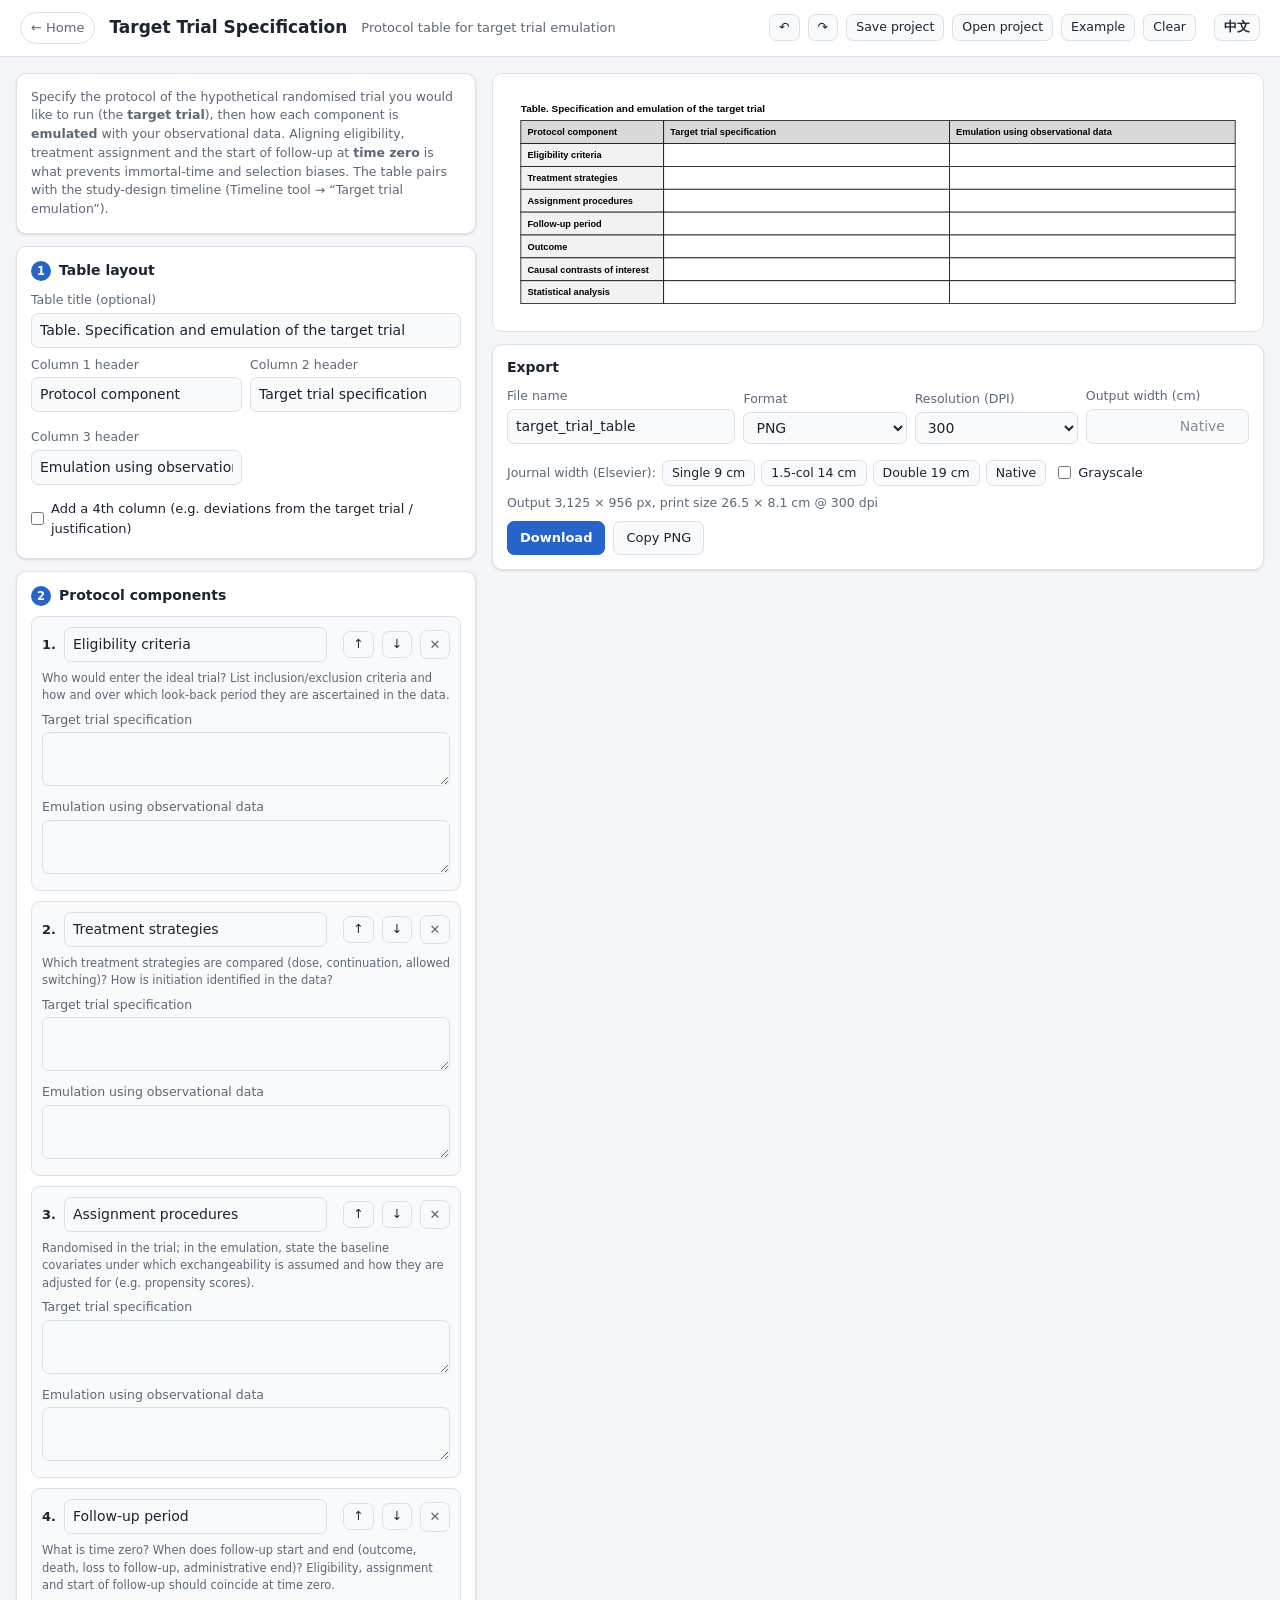
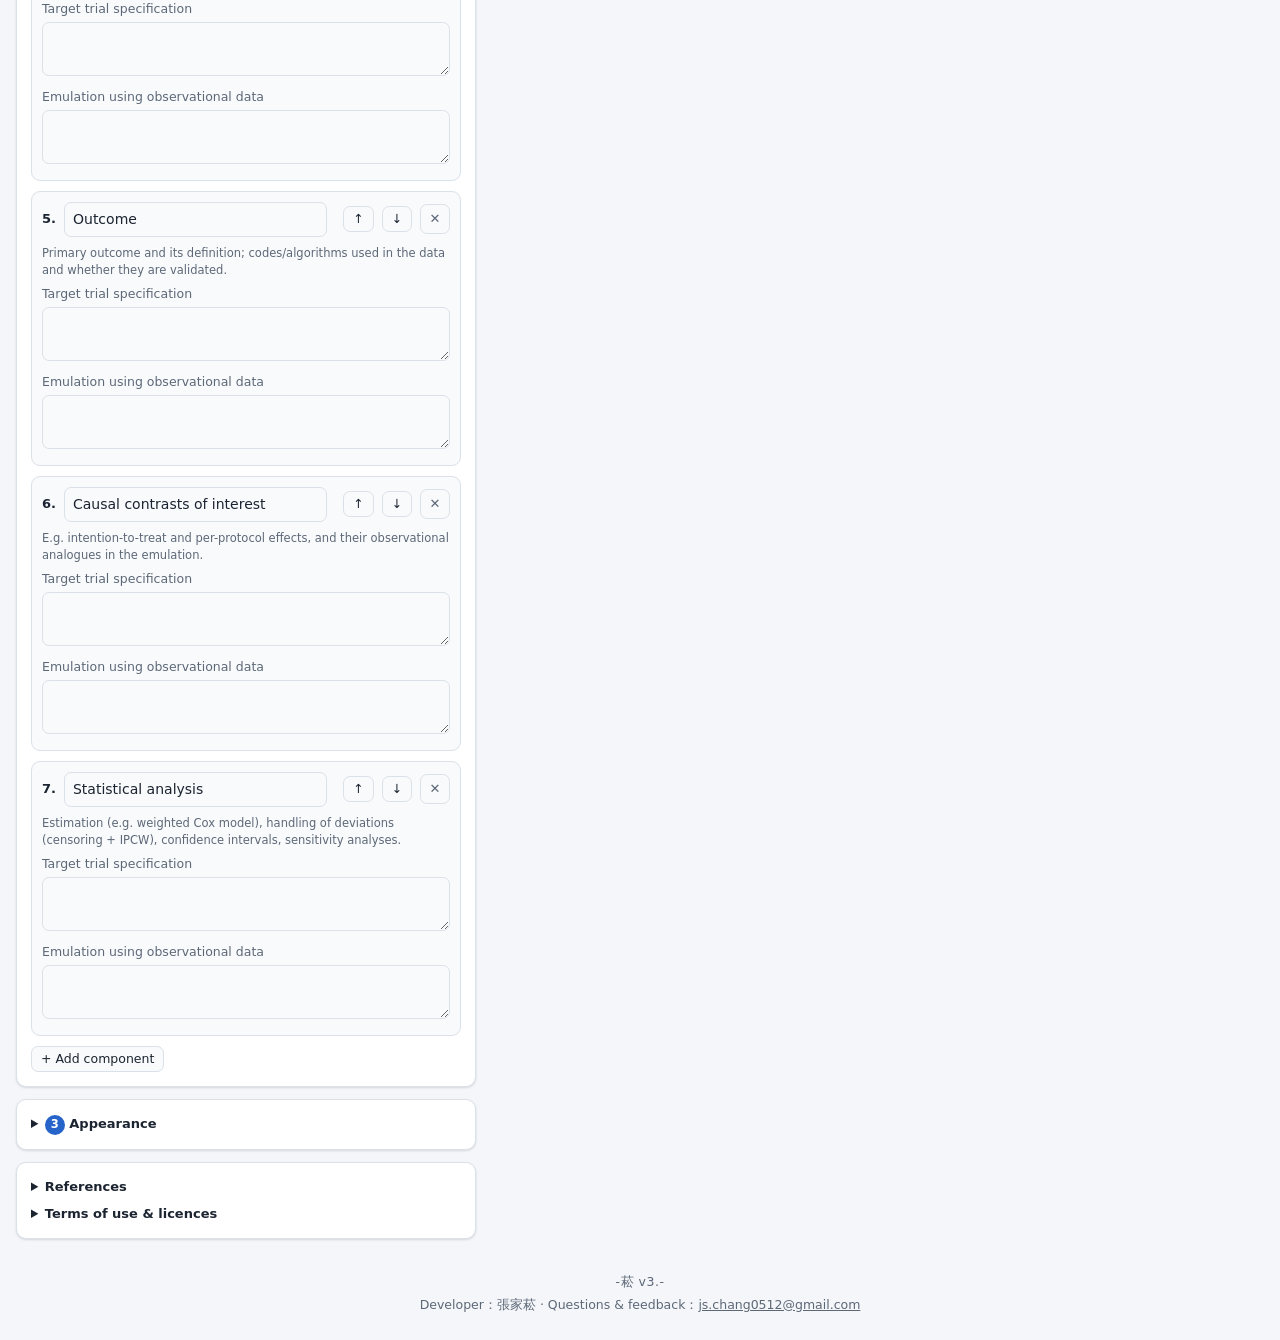
<file: tte/index.html>
<!doctype html>
<html lang="zh-Hant">
<head>
<meta charset="utf-8">
<meta name="viewport" content="width=device-width, initial-scale=1">
<title data-en="Target Trial Specification">Target Trial Specification</title>
<link rel="stylesheet" href="../shared/style.css?v=20260930a">
<style>
  .comp textarea { min-height: 54px; }
  .comp .cols { display: grid; grid-template-columns: 1fr; gap: 6px; }
  .comp .guide { font-size: 11.5px; color: var(--muted); margin: 2px 0 6px; }
</style>
</head>
<body>
<header class="topbar">
  <a class="back" href="../index.html" data-en="← Home">← 工具首頁</a>
  <h1>Target Trial Specification</h1>
  <span class="sub" data-en="Protocol table for target trial emulation">目標試驗模擬（TTE）規格表</span>
  <span class="spacer"></span>
  <div class="btns">
    <button class="small" id="btnUndo" title="復原 (Ctrl+Z)" data-en-title="Undo (Ctrl+Z)">↶</button>
    <button class="small" id="btnRedo" title="重做 (Ctrl+Y)" data-en-title="Redo (Ctrl+Y)">↷</button>
    <button class="small" id="btnSaveJson" title="把目前所有輸入與設定下載成 .json 檔，之後可用「開啟設定檔」繼續編輯或分享給共同作者" data-en-title="Download all inputs and settings as a .json file; reopen it later or share it with co-authors" data-en="Save project">儲存設定檔</button>
    <button class="small" id="btnLoadJson" title="開啟先前儲存的 .json 設定檔，還原所有輸入" data-en-title="Open a previously saved .json project file" data-en="Open project">開啟設定檔</button>
    <button class="small" id="btnExample" data-en="Example">範例</button>
    <button class="small" id="btnReset" data-en="Clear">清空</button>
  </div>
</header>

<main class="tool">
  <section id="form">
    <div class="card">
      <p class="hint" style="margin:0" data-en="Specify the protocol of the hypothetical randomised trial you would like to run (the <b>target trial</b>), then how each component is <b>emulated</b> with your observational data. Aligning eligibility, treatment assignment and the start of follow-up at <b>time zero</b> is what prevents immortal-time and selection biases. The table pairs with the study-design timeline (Timeline tool → “Target trial emulation”).">先寫出你理想中要做的隨機試驗（<b>target trial</b>）的研究計畫，再逐項說明如何用觀察性資料<b>模擬</b>。資格、分派與追蹤起點在 <b>time zero</b> 對齊，是避免 immortal time 與選擇偏誤的關鍵。此表可搭配研究設計時間軸（Timeline 工具 →「目標試驗模擬」範本）。</p>
    </div>

    <div class="card">
      <h2><span class="step-no">1</span> <span data-en="Table layout">表格設定</span></h2>
      <label class="field"><span data-en="Table title (optional)">表格標題（選填）</span><input data-k="title"></label>
      <div class="grid2">
        <label class="field"><span data-en="Column 1 header">第 1 欄標題</span><input data-k="h0"></label>
        <label class="field"><span data-en="Column 2 header">第 2 欄標題</span><input data-k="h1"></label>
        <label class="field"><span data-en="Column 3 header">第 3 欄標題</span><input data-k="h2"></label>
        <label class="field" data-show="col4"><span data-en="Column 4 header">第 4 欄標題</span><input data-k="h3"></label>
      </div>
      <label class="check"><input type="checkbox" data-k="col4"> <span data-en="Add a 4th column (e.g. deviations from the target trial / justification)">加第 4 欄（例如：與 target trial 的差異／理由）</span></label>
    </div>

    <div class="card">
      <h2><span class="step-no">2</span> <span data-en="Protocol components">研究計畫要素</span></h2>
      <div id="comps"></div>
      <button class="small" id="addComp" data-en="+ Add component">＋ 新增要素</button>
    </div>

    <div class="card">
      <details>
        <summary><span class="step-no" style="display:inline-grid">3</span> <span data-en="Appearance">外觀：字型、顏色、欄寬</span></summary>
        <div id="styleFields"></div>
        <div class="grid2">
          <label class="field"><span data-en="Table width (px)">表格寬度 (px)</span><input type="number" data-k="tableW" min="500" max="2000" step="10"></label>
          <label class="field"><span data-en="First column width (%)">第 1 欄寬 (%)</span><input type="number" data-k="c0" min="10" max="50" step="1"></label>
          <label class="field"><span data-en="Header fill">標題列底色</span><input type="color" data-k="headFill" style="width:100%"></label>
          <label class="field"><span data-en="First column fill">第 1 欄底色</span><input type="color" data-k="firstFill" style="width:100%"></label>
          <label class="field"><span data-en="Border colour">框線顏色</span><input type="color" data-k="border" style="width:100%"></label>
          <label class="field"><span data-en="Border width (px)">框線粗細 (px)</span><input type="number" data-k="borderW" min="0" max="4" step="0.1"></label>
        </div>
        <label class="check"><input type="checkbox" data-k="zebra"> <span data-en="Zebra rows">斑馬紋列</span></label>
        <label class="check"><input type="checkbox" data-k="landscape"> <span data-en="Word: landscape page">Word：橫向頁面</span></label>
        <label class="field"><span data-en="Footnote (optional)">註腳（選填）</span><textarea data-k="footnote" rows="2"></textarea></label>
      </details>
    </div>
    <div class="card" id="refs"></div>
  </section>

  <section class="preview-col">
    <div class="paper" id="preview"></div>
    <div class="card" id="export"></div>
  </section>
</main>

<script src="../shared/common.js?v=20260930a"></script>
<script>
const T = RT.t;
const KEY = 'tte1';
// guidance written for this tool (not quoted from any guideline)
const COMPONENTS = [
  ['Eligibility criteria', '誰會被納入這個理想試驗？列出納入／排除條件，以及在觀察資料中用哪些紀錄、在哪個回溯期間判定。', 'Who would enter the ideal trial? List inclusion/exclusion criteria and how and over which look-back period they are ascertained in the data.'],
  ['Treatment strategies', '比較哪些處置策略（包含劑量、持續與否、允許的切換）？在資料中如何辨識開始使用。', 'Which treatment strategies are compared (dose, continuation, allowed switching)? How is initiation identified in the data?'],
  ['Assignment procedures', '試驗中為隨機分派；模擬時說明在哪些基準共變項下假設可交換性，以及如何調整（例如 propensity score）。', 'Randomised in the trial; in the emulation, state the baseline covariates under which exchangeability is assumed and how they are adjusted for (e.g. propensity scores).'],
  ['Follow-up period', 'Time zero 是什麼？追蹤何時開始、何時結束（結果、死亡、失去追蹤、行政截止）。資格、分派與追蹤起點應在 time zero 對齊。', 'What is time zero? When does follow-up start and end (outcome, death, loss to follow-up, administrative end)? Eligibility, assignment and start of follow-up should coincide at time zero.'],
  ['Outcome', '主要結果與定義；在資料中用哪些診斷碼／演算法，是否經過驗證。', 'Primary outcome and its definition; codes/algorithms used in the data and whether they are validated.'],
  ['Causal contrasts of interest', '例如 intention-to-treat effect 與 per-protocol effect；模擬時對應的觀察性類比。', 'E.g. intention-to-treat and per-protocol effects, and their observational analogues in the emulation.'],
  ['Statistical analysis', '估計方法（例如加權 Cox 模型）、如何處理偏離策略（censoring + IPCW）、信賴區間、敏感度分析。', 'Estimation (e.g. weighted Cox model), handling of deviations (censoring + IPCW), confidence intervals, sensitivity analyses.'],
];
const comp = (name, g, a = '', b = '', c = '') => ({ name, g, a, b, c });
const DEF = {
  title: 'Table. Specification and emulation of the target trial',
  h0: 'Protocol component', h1: 'Target trial specification', h2: 'Emulation using observational data', h3: 'Deviation from target trial / justification',
  col4: false, comps: COMPONENTS.map(([n], i) => comp(n, i)),
  tableW: 1000, c0: 20, headFill: '#D9D9D9', firstFill: '#F2F2F2', border: '#000000', borderW: 1, zebra: false, landscape: false, footnote: '',
  st: { ...RT.STYLE_DEF, fontSize: 12.5, lh: 1.3, pad: 7 },
};
const EX = [
  ['Adults aged ≥ 40 years with type 2 diabetes; no use of SGLT2 or DPP-4 inhibitors in the previous 365 days; no history of heart failure; ≥ 1 year of continuous enrollment.',
   'Same criteria, assessed with diagnosis codes and dispensing records in the 365 days before time zero.', ''],
  ['Initiate an SGLT2 inhibitor vs initiate a DPP-4 inhibitor, and continue the assigned drug during follow-up.',
   'Same; initiation identified by the first dispensing. Switching or a gap > 30 days in supply defines deviation from the assigned strategy.', ''],
  ['Random assignment to either strategy; open label.',
   'Assignment assumed random conditional on baseline covariates (demographics, comorbidities, co-medications, healthcare use), balanced with propensity-score overlap weighting.', 'Residual confounding possible; assessed with negative-control outcomes.'],
  ['Starts at randomisation (time zero); ends at the outcome, death, loss to follow-up or 5 years, whichever occurs first.',
   'Starts at the first dispensing, when eligibility is met and the strategy is assigned; ends at the outcome, death, disenrollment, 5 years, or end of data (31 Dec 2020).', ''],
  ['Hospitalisation for heart failure.', 'Inpatient admission with a primary heart-failure diagnosis (validated algorithm).', ''],
  ['Intention-to-treat effect; per-protocol effect.', 'Observational analogue of the intention-to-treat effect; per-protocol effect.', ''],
  ['Intention-to-treat: Cox model comparing assigned groups. Per-protocol: censor at deviation and adjust with inverse-probability-of-censoring weights.',
   'Weighted Cox model; per-protocol analysis with censoring at deviation and IPCW; 95% CIs by bootstrap; sensitivity analyses varying the grace period.', ''],
];
let S = RT.load(KEY, DEF);

/* ---------------- form ---------------- */
const form = document.getElementById('form');
document.getElementById('styleFields').innerHTML = RT.styleFieldsHTML(['font', 'fontSize', 'lh', 'textColor', 'pad']);
document.getElementById('refs').innerHTML = RT.refsHTML([RT.REFS.tte, RT.REFS.tteJama, RT.REFS.libs]);
function syncInputs() { RT.syncForm(form, S); renderComps(); }
RT.bindForm(form, () => S, () => { renderComps(true); update(); });
const guideOf = (c) => (Number.isInteger(c.g) && COMPONENTS[c.g] ? T(COMPONENTS[c.g][1], COMPONENTS[c.g][2]) : '');
function renderComps(labelsOnly) {
  const host = document.getElementById('comps');
  if (labelsOnly) {
    host.querySelectorAll('[data-col]').forEach((el) => { el.textContent = S['h' + el.dataset.col]; });
    host.querySelectorAll('.c3').forEach((el) => (el.hidden = !S.col4));
    return;
  }
  host.innerHTML = '';
  S.comps.forEach((c, i) => {
    const blk = RT.h(`<div class="block comp">
      <div class="block-head"><b>${i + 1}.</b><input data-f="name" style="flex:1"><span class="spacer" style="flex:0"></span>
        <button class="small" data-a="up" title="${T('上移', 'Move up')}">↑</button><button class="small" data-a="down" title="${T('下移', 'Move down')}">↓</button>
        <button class="icon" data-a="del" title="${T('刪除', 'Delete')}">✕</button></div>
      <div class="guide">${RT.esc(guideOf(c))}</div>
      <div class="cols">
        <label><span class="lbl" data-col="1"></span><textarea data-f="a" rows="2"></textarea></label>
        <label><span class="lbl" data-col="2"></span><textarea data-f="b" rows="2"></textarea></label>
        <label class="c3"><span class="lbl" data-col="3"></span><textarea data-f="c" rows="2"></textarea></label>
      </div></div>`);
    blk.querySelectorAll('[data-col]').forEach((el) => (el.textContent = S['h' + el.dataset.col]));
    blk.querySelector('.c3').hidden = !S.col4;
    blk.querySelectorAll('[data-f]').forEach((el) => {
      el.value = c[el.dataset.f] ?? '';
      el.oninput = () => { c[el.dataset.f] = el.value; update(); };
    });
    blk.querySelector('.block-head').onclick = (e) => {
      const a = e.target.dataset.a;
      if (a === 'up' && i > 0) [S.comps[i - 1], S.comps[i]] = [S.comps[i], S.comps[i - 1]];
      else if (a === 'down' && i < S.comps.length - 1) [S.comps[i + 1], S.comps[i]] = [S.comps[i], S.comps[i + 1]];
      else if (a === 'del') S.comps.splice(i, 1);
      else return;
      renderComps(); update();
    };
    host.appendChild(blk);
  });
}
document.getElementById('addComp').onclick = () => { S.comps.push(comp('', null)); renderComps(); update(); };

/* ---------------- table figure ---------------- */
function tableModel() {
  const heads = [S.h0, S.h1, S.h2].concat(S.col4 ? [S.h3] : []);
  const rows = S.comps.map((c) => [c.name, c.a, c.b].concat(S.col4 ? [c.c] : []));
  const c0 = Math.max(10, Math.min(50, Number(S.c0) || 20));
  const rest = S.col4 ? [(100 - c0) * 0.36, (100 - c0) * 0.36, (100 - c0) * 0.28] : [(100 - c0) / 2, (100 - c0) / 2];
  return { heads, rows, widths: [c0, ...rest] };
}
function build() {
  const st = RT.applyStyle(S.st);
  const fs = Number(st.fontSize) || 12.5, M = 16, W = Number(S.tableW) || 1000;
  const { heads, rows, widths } = tableModel();
  const tw = W - 2 * M, cw = widths.map((p) => (tw * p) / 100);
  const bw = Number(S.borderW) || 0;
  const o = { size: fs, lh: Number(st.lh) || 1.3, pad: Number(st.pad) || 7, align: 'left', color: st.textColor, stroke: bw > 0 ? S.border : 'none', sw: bw, radius: 0 };
  RT.beginScene();
  let body = '', y = M;
  if (S.title && S.title.trim()) {
    const tb = RT.box([{ text: S.title, bold: true }], tw, { ...o, fill: 'none', stroke: 'none', pad: 0, padX: 0, size: fs * 1.08 });
    body += RT.drawBox(tb, M, y); y += tb.h + fs * 0.6;
  }
  const drawRow = (cells, fillOf, boldFirst, boldAll) => {
    const boxes = cells.map((t, i) => RT.box([{ text: String(t ?? ''), bold: boldAll || (boldFirst && i === 0) }], cw[i], { ...o, fill: fillOf(i) }));
    const h = Math.max(...boxes.map((b) => b.h));
    let x = M;
    boxes.forEach((b, i) => { body += RT.drawBox(b, x, y, h); x += cw[i]; });
    y += h;
  };
  drawRow(heads, () => S.headFill, false, true);
  rows.forEach((r, ri) => drawRow(r, (i) => (i === 0 ? S.firstFill : S.zebra && ri % 2 ? '#F7F7F7' : '#FFFFFF'), true, false));
  if (S.footnote && S.footnote.trim()) {
    const fb = RT.box([{ text: S.footnote }], tw, { ...o, fill: 'none', stroke: 'none', pad: 0, padX: 0, size: fs * 0.85 });
    body += RT.drawBox(fb, M, y + fs * 0.5); y += fs * 0.5 + fb.h;
  }
  return RT.figure(W, y + M, body);
}
const docxTable = () => {
  RT.applyStyle(S.st);
  const { heads, rows, widths } = tableModel();
  return RT.buildDocxTable({
    title: S.title, note: S.footnote, headers: heads, widths, landscape: S.landscape || S.col4,
    rows: rows.map((r) => r.map((t, i) => (i === 0 ? { text: t, bold: true, fill: S.firstFill } : { text: t }))),
    sizePt: Math.max(8, Math.min(12, (Number(S.st.fontSize) || 12.5) * 0.8)), headerFill: S.headFill, borderColor: S.border,
  });
};

let fig;
const preview = document.getElementById('preview');
const exporter = RT.exportPanel(document.getElementById('export'), () => fig, 'target_trial_table', {
  docx: docxTable, docxLabel: T('Word 表格（可編輯）', 'Word table (editable)'),
  docxInfo: T('匯出為真正的 Word 表格，可直接編輯文字、欄寬與框線', 'Exports a real Word table — edit text, column widths and borders directly'),
});
const hist = RT.history(() => S, (s) => { S = s; syncInputs(); render(); });
function render() {
  try { fig = build(); preview.innerHTML = fig.svg; }
  catch (e) { console.error(e); preview.innerHTML = `<div class="msg">⚠ ${RT.esc(e.message)}</div>`; }
  exporter.refresh();
  RT.save(KEY, S);
}
const update = RT.debounce(() => { render(); hist.push(); }, 80);

document.getElementById('btnUndo').onclick = hist.undo;
document.getElementById('btnRedo').onclick = hist.redo;
document.getElementById('btnExample').onclick = () => {
  S.comps = COMPONENTS.map(([n], i) => comp(n, i, EX[i][0], EX[i][1], EX[i][2]));
  S.footnote = 'Example for illustration only. IPCW, inverse probability of censoring weights; SGLT2, sodium–glucose cotransporter 2; DPP-4, dipeptidyl peptidase 4.';
  syncInputs(); update();
  RT.toast(T('已載入範例（虛構研究，僅供示範；按 ↶ 可復原）', 'Example loaded (a fictional study, for illustration; ↶ to undo)'));
};
document.getElementById('btnReset').onclick = () => { S.comps = COMPONENTS.map(([n], i) => comp(n, i)); S.footnote = ''; syncInputs(); update(); RT.toast(T('已清空內容（按 ↶ 可復原）', 'Content cleared (↶ to undo)')); };
document.getElementById('btnSaveJson').onclick = () => RT.downloadJSON(S, 'target_trial_table.json');
document.getElementById('btnLoadJson').onclick = async () => { try { S = RT.merge(DEF, await RT.pickJSON()); syncInputs(); update(); } catch (e) { RT.toast(T('讀取失敗：', 'Could not open file: ') + e.message, 6000); } };

syncInputs();
render();
hist.push();
</script>
</body>
</html>
</file>
<file: shared/style.css>
/* Research Toolkit — shared styles */
:root {
  --bg: #f4f6f9;
  --panel: #ffffff;
  --panel-2: #f8fafc;
  --text: #1b2430;
  --muted: #5d6877;
  --border: #dbe1e8;
  --accent: #2764c9;
  --accent-hover: #1f55ad;
  --accent-weak: #e7eefb;
  --danger: #c23b3b;
  --warn-bg: #fff7e6;
  --warn-text: #8a5a00;
  --ok-bg: #eaf7ef;
  --ok-text: #1f6b3d;
  --shadow: 0 1px 2px rgba(16, 24, 40, .06), 0 1px 3px rgba(16, 24, 40, .08);
  --radius: 10px;
  color-scheme: light;
}
@media (prefers-color-scheme: dark) {
  :root:not([data-theme="light"]) {
    --bg: #12161c;
    --panel: #1b2129;
    --panel-2: #222a33;
    --text: #e4e9ef;
    --muted: #9aa6b4;
    --border: #313b47;
    --accent: #6b9dff;
    --accent-hover: #8ab2ff;
    --accent-weak: #1f2d45;
    --danger: #ff7b7b;
    --warn-bg: #3a2e14;
    --warn-text: #f2c66d;
    --ok-bg: #173323;
    --ok-text: #86d9a5;
    --shadow: 0 1px 2px rgba(0, 0, 0, .4);
    color-scheme: dark;
  }
}
:root[data-theme="dark"] {
  --bg: #12161c; --panel: #1b2129; --panel-2: #222a33; --text: #e4e9ef; --muted: #9aa6b4;
  --border: #313b47; --accent: #6b9dff; --accent-hover: #8ab2ff; --accent-weak: #1f2d45;
  --danger: #ff7b7b; --warn-bg: #3a2e14; --warn-text: #f2c66d; --ok-bg: #173323; --ok-text: #86d9a5;
  --shadow: 0 1px 2px rgba(0, 0, 0, .4); color-scheme: dark;
}

* { box-sizing: border-box; }
[hidden] { display: none !important; }
html, body { margin: 0; }
body {
  background: var(--bg);
  color: var(--text);
  font: 14px/1.5 system-ui, -apple-system, "Segoe UI", "Microsoft JhengHei", "PingFang TC", "Noto Sans TC", sans-serif;
}
a { color: var(--accent); }
h1, h2, h3 { line-height: 1.25; margin: 0; }

/* Top bar */
.topbar {
  display: flex; align-items: center; gap: 14px; flex-wrap: wrap;
  padding: 12px 20px; background: var(--panel); border-bottom: 1px solid var(--border);
  position: sticky; top: 0; z-index: 20;
}
.topbar h1 { font-size: 17px; font-weight: 650; }
.topbar .sub { color: var(--muted); font-size: 13px; }
.topbar .back { text-decoration: none; font-size: 13px; padding: 5px 10px; border: 1px solid var(--border); border-radius: 999px; color: var(--muted); }
.topbar .back:hover { color: var(--accent); border-color: var(--accent); }
.topbar .spacer { flex: 1; }

/* Tool layout */
.tool {
  display: grid; grid-template-columns: minmax(340px, 460px) minmax(0, 1fr);
  gap: 16px; padding: 16px; max-width: 1800px; margin: 0 auto;
}
@media (max-width: 960px) { .tool { grid-template-columns: minmax(0, 1fr); padding: 12px 16px; } }
.preview-col { position: sticky; top: 70px; align-self: start; display: flex; flex-direction: column; gap: 12px; min-width: 0; }
@media (max-width: 960px) { .preview-col { position: static; } }

.card {
  background: var(--panel); border: 1px solid var(--border); border-radius: var(--radius);
  box-shadow: var(--shadow); padding: 14px;
}
.card > h2, .card > h3 { font-size: 14px; font-weight: 650; margin-bottom: 10px; display: flex; align-items: center; gap: 8px; }
.card + .card { margin-top: 12px; }
.hint { color: var(--muted); font-size: 12.5px; margin: 4px 0 8px; }

/* Paper preview (always white — this is the figure) */
.paper {
  background: #fff; border: 1px solid var(--border); border-radius: var(--radius);
  padding: 16px; overflow: auto; max-height: calc(100vh - 250px); min-height: 200px;
  display: flex; justify-content: center; align-items: flex-start;
}
.paper svg { max-width: 100%; height: auto; display: block; }
.paper.zoom-actual svg { max-width: none; }

/* Form controls */
label { display: block; }
.field { margin-bottom: 8px; }
.field > span, .lbl { display: block; font-size: 12.5px; color: var(--muted); margin-bottom: 3px; }
input[type="text"], input[type="number"], input:not([type]), select, textarea {
  width: 100%; font: inherit; color: var(--text); background: var(--panel-2);
  border: 1px solid var(--border); border-radius: 7px; padding: 6px 8px; min-width: 0;
}
textarea { resize: vertical; min-height: 34px; line-height: 1.4; }
input:focus, select:focus, textarea:focus { outline: 2px solid var(--accent); outline-offset: -1px; border-color: transparent; }
input[type="number"], input.n { text-align: right; font-variant-numeric: tabular-nums; }
code { font-size: .92em; background: var(--accent-weak); padding: 0 4px; border-radius: 4px; }
input[type="color"] { width: 36px; height: 30px; padding: 0 2px; border: 1px solid var(--border); border-radius: 6px; background: var(--panel-2); cursor: pointer; }
input::placeholder, textarea::placeholder { color: var(--muted); opacity: .75; }

.grid2 { display: grid; grid-template-columns: 1fr 1fr; gap: 8px; }
.grid3 { display: grid; grid-template-columns: 1fr 1fr 1fr; gap: 8px; }
.nrow { display: grid; grid-template-columns: minmax(0, 1fr) 110px; gap: 8px; align-items: center; margin-bottom: 6px; }
.nrow > span { font-size: 13px; }
.check { display: flex; align-items: center; gap: 7px; font-size: 13px; margin: 6px 0; cursor: pointer; }
.check input { margin: 0; }

/* Dynamic list rows */
.list-row { display: grid; grid-template-columns: minmax(0, 1fr) 96px 30px; gap: 6px; align-items: start; margin-bottom: 6px; }
.list-row.wide { grid-template-columns: minmax(0, 1fr) 30px; }

/* Buttons */
button, .btn {
  font: inherit; font-size: 13px; cursor: pointer; border-radius: 7px; padding: 6px 12px;
  border: 1px solid var(--border); background: var(--panel-2); color: var(--text);
  display: inline-flex; align-items: center; gap: 6px; text-decoration: none; white-space: nowrap;
}
button:hover, .btn:hover { border-color: var(--accent); color: var(--accent); }
button.primary { background: var(--accent); border-color: var(--accent); color: #fff; font-weight: 600; }
button.primary:hover { background: var(--accent-hover); color: #fff; }
button.icon { padding: 4px 0; width: 30px; justify-content: center; color: var(--muted); }
button.icon:hover { color: var(--danger); border-color: var(--danger); }
button.small { padding: 3px 9px; font-size: 12.5px; }
button:disabled { opacity: .5; cursor: not-allowed; }
.btns { display: flex; gap: 8px; flex-wrap: wrap; align-items: center; }

/* Sub-blocks (steps, groups) */
.block { border: 1px solid var(--border); border-radius: 9px; padding: 10px; margin-bottom: 10px; background: var(--panel-2); }
.block-head { display: flex; align-items: center; gap: 8px; margin-bottom: 8px; }
.block-head b { font-size: 13px; }
.block-head .spacer { flex: 1; }
.block .block { background: var(--panel); }

/* Export bar */
.export { display: grid; grid-template-columns: minmax(120px, 1.4fr) 1fr 1fr 1fr; gap: 8px; align-items: end; }
@media (max-width: 640px) { .export { grid-template-columns: 1fr 1fr; } }
.export .btns { grid-column: 1 / -1; }
.export-info { font-size: 12.5px; color: var(--muted); grid-column: 1 / -1; }

/* Messages */
.msgs { display: flex; flex-direction: column; gap: 6px; }
.msg { font-size: 12.5px; padding: 7px 10px; border-radius: 7px; background: var(--warn-bg); color: var(--warn-text); }
.msg.ok { background: var(--ok-bg); color: var(--ok-text); }

.pill { font-size: 11px; font-weight: 600; padding: 1px 7px; border-radius: 999px; background: var(--accent-weak); color: var(--accent); }
details > summary { cursor: pointer; font-weight: 600; font-size: 13px; }
details[open] > summary { margin-bottom: 8px; }
.toast {
  position: fixed; bottom: 18px; left: 50%; transform: translateX(-50%);
  background: #1b2430; color: #fff; padding: 8px 14px; border-radius: 8px; font-size: 13px;
  opacity: 0; transition: opacity .2s; pointer-events: none; z-index: 100;
}
.toast.show { opacity: 1; }

/* Invalid / auto-computed fields */
input.bad { border-color: var(--danger); outline: 1.5px solid var(--danger); outline-offset: -1px; }
input.auto::placeholder { color: var(--accent); opacity: 1; font-style: italic; }
.step-no { display: inline-grid; place-items: center; width: 20px; height: 20px; border-radius: 50%; background: var(--accent); color: #fff; font-size: 11.5px; font-weight: 700; flex: none; }
.sub-h { font-size: 12.5px; font-weight: 600; color: var(--muted); margin: 12px 0 6px; }

/* Modal */
.modal-back { position: fixed; inset: 0; background: rgba(10, 14, 20, .45); display: grid; place-items: center; z-index: 200; padding: 16px; }
.modal { width: min(560px, 100%); }
.modal h3 { font-size: 15px; margin-bottom: 4px; }

/* References + footer */
.refs { font-size: 12.5px; color: var(--muted); }
.refs summary { color: var(--text); }
.refs ol { margin: 6px 0 0; padding-left: 20px; display: flex; flex-direction: column; gap: 5px; }
.site-foot { text-align: center; color: var(--muted); font-size: 12.5px; padding: 18px 16px 26px; letter-spacing: .04em; }
.lang-toggle { margin-left: 4px; font-weight: 600; }
.site-foot .dev-line { margin-top: 4px; letter-spacing: 0; }
.site-foot a { color: var(--muted); }
.site-foot a:hover { color: var(--accent); }
.dev-card { display: flex; gap: 14px; align-items: center; flex-wrap: wrap; }
.dev-card .avatar { width: 44px; height: 44px; border-radius: 50%; background: var(--accent-weak); color: var(--accent); display: grid; place-items: center; font-weight: 700; font-size: 18px; flex: none; }
.dev-card .who { font-weight: 650; font-size: 15px; }
.dev-card .how { color: var(--muted); font-size: 13px; }
</file>
